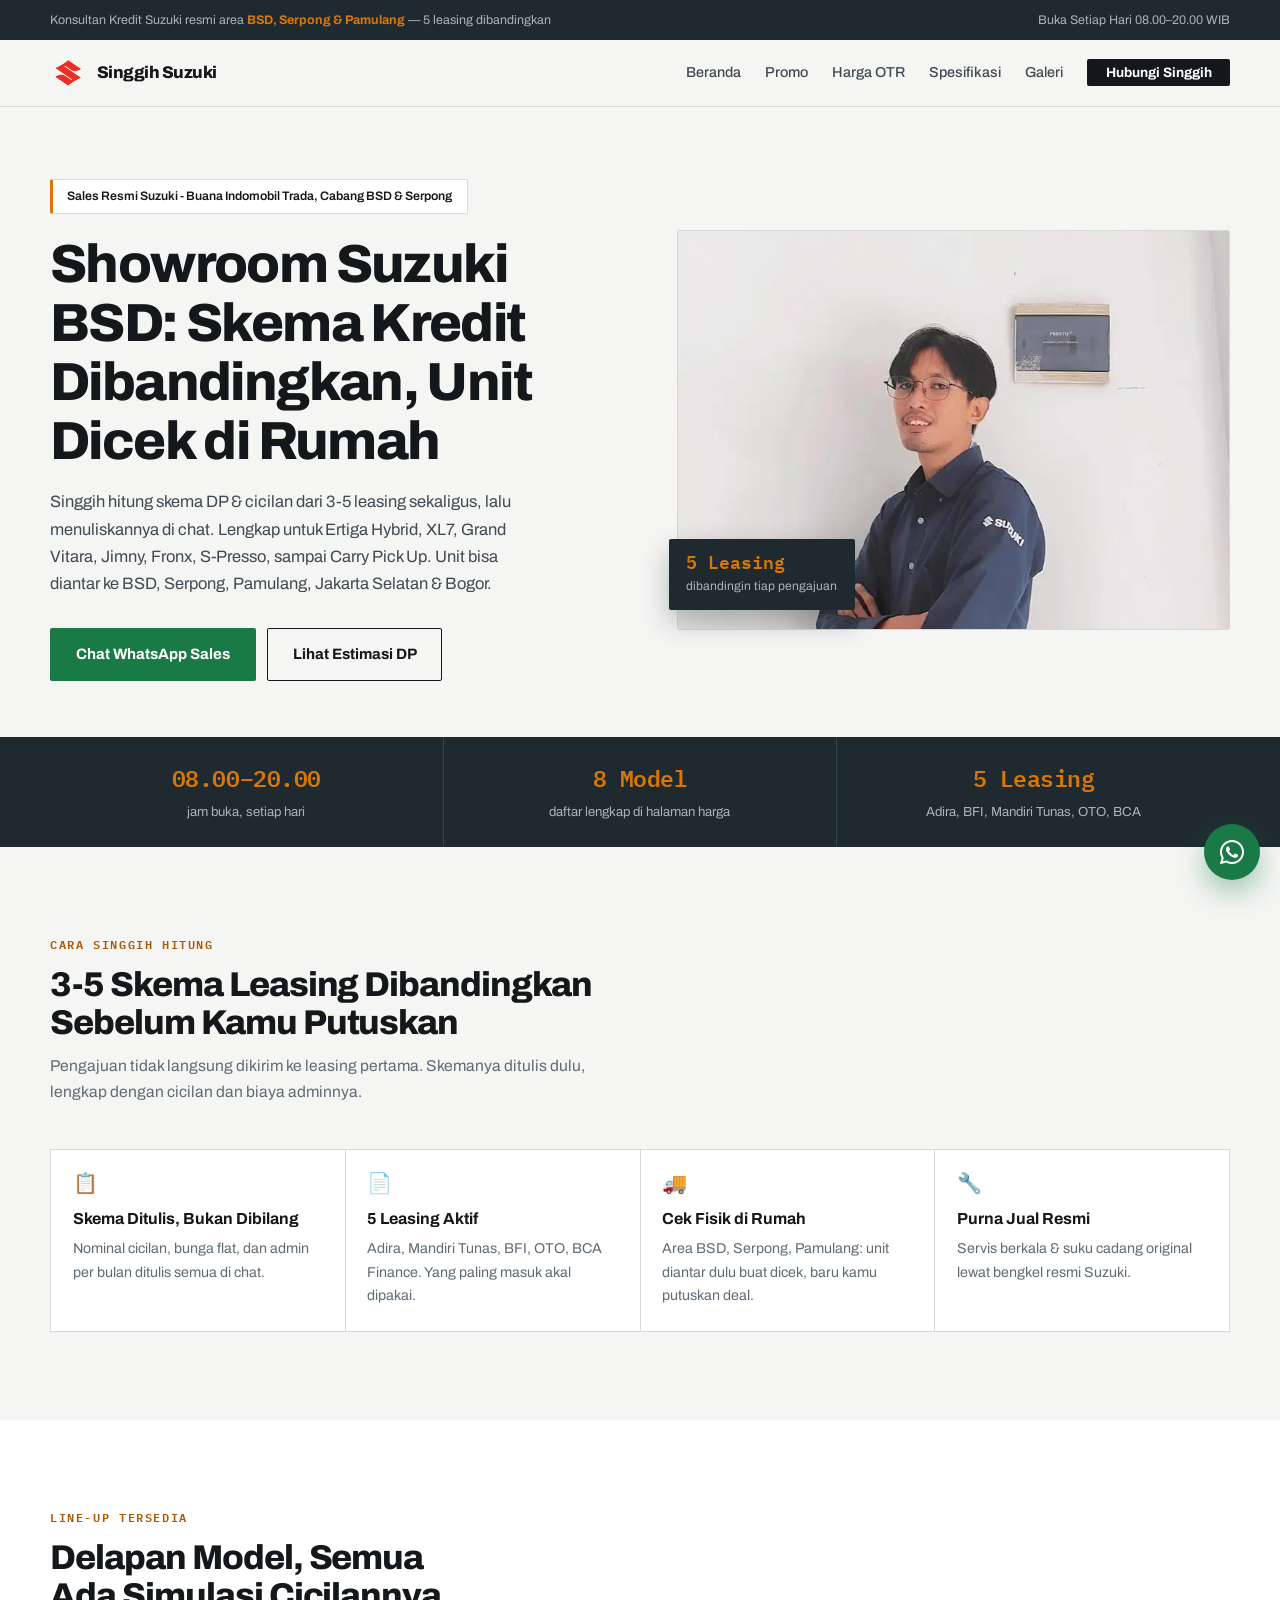
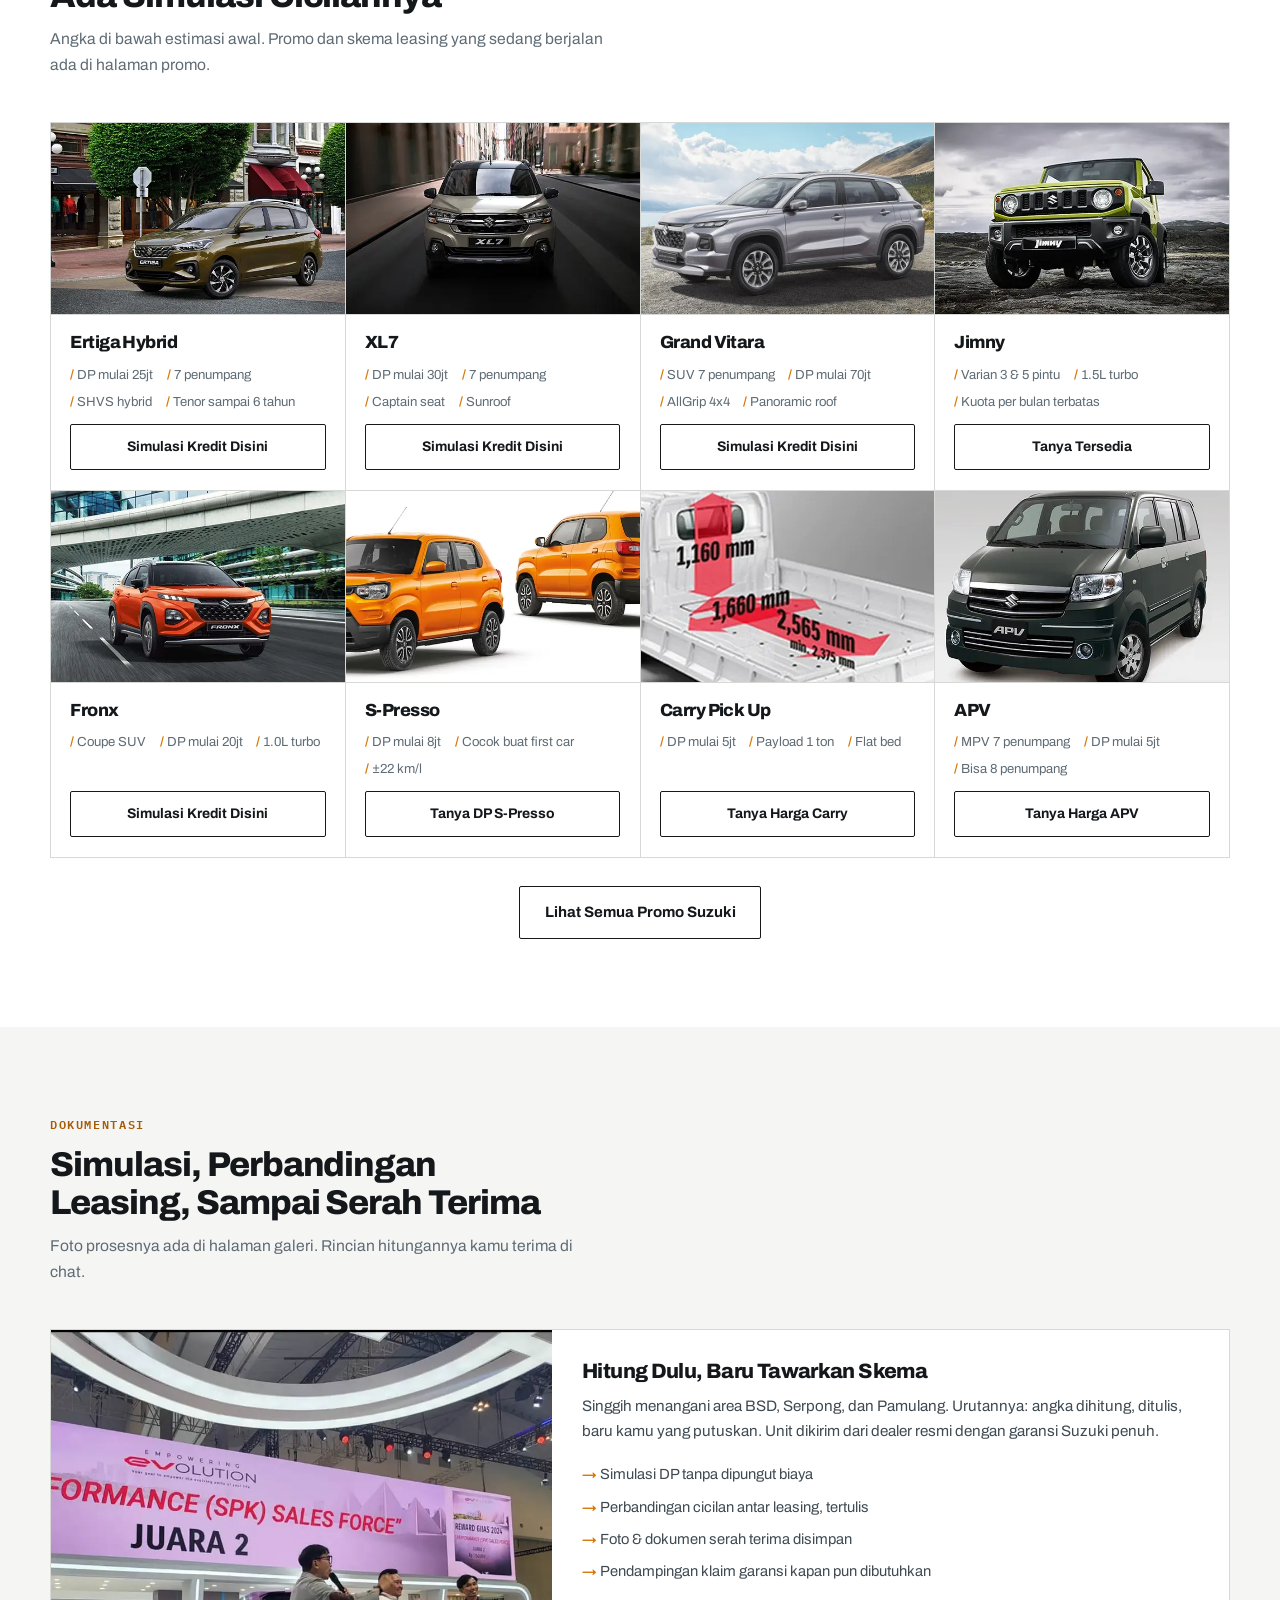
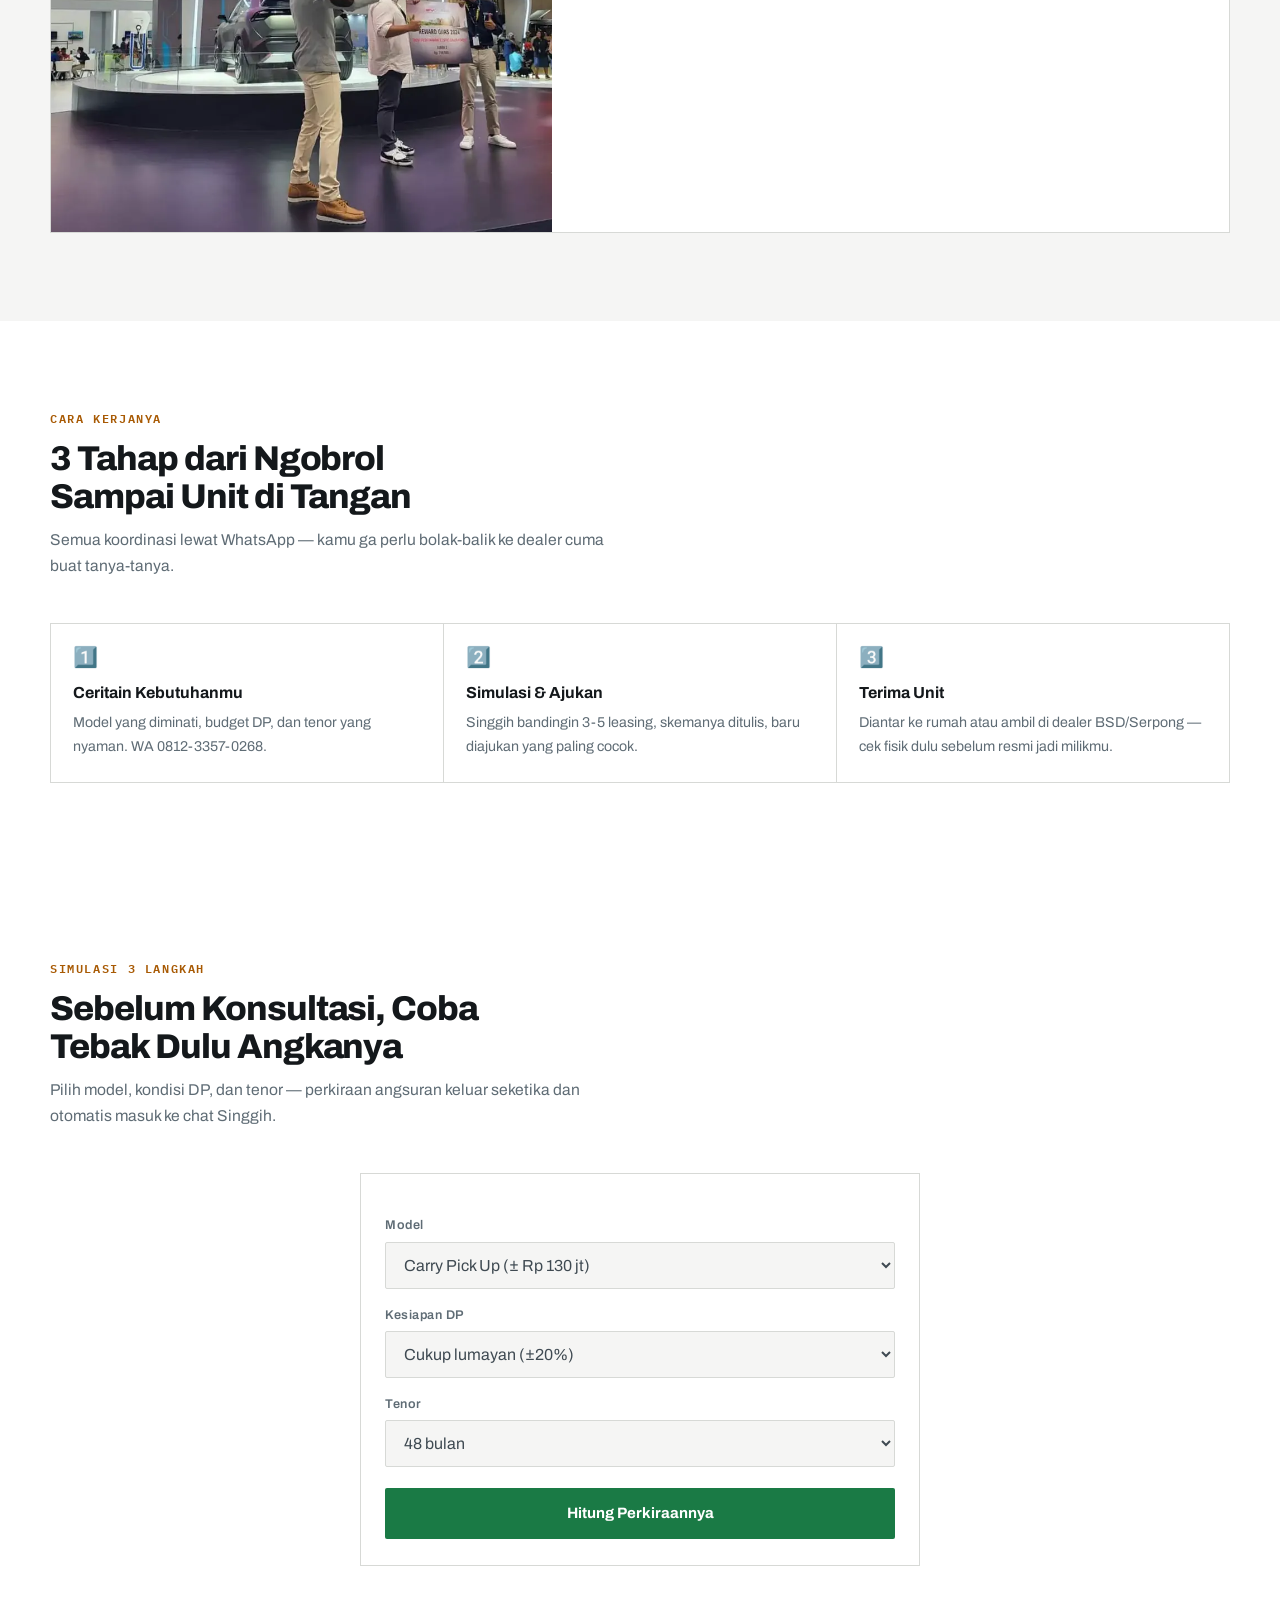
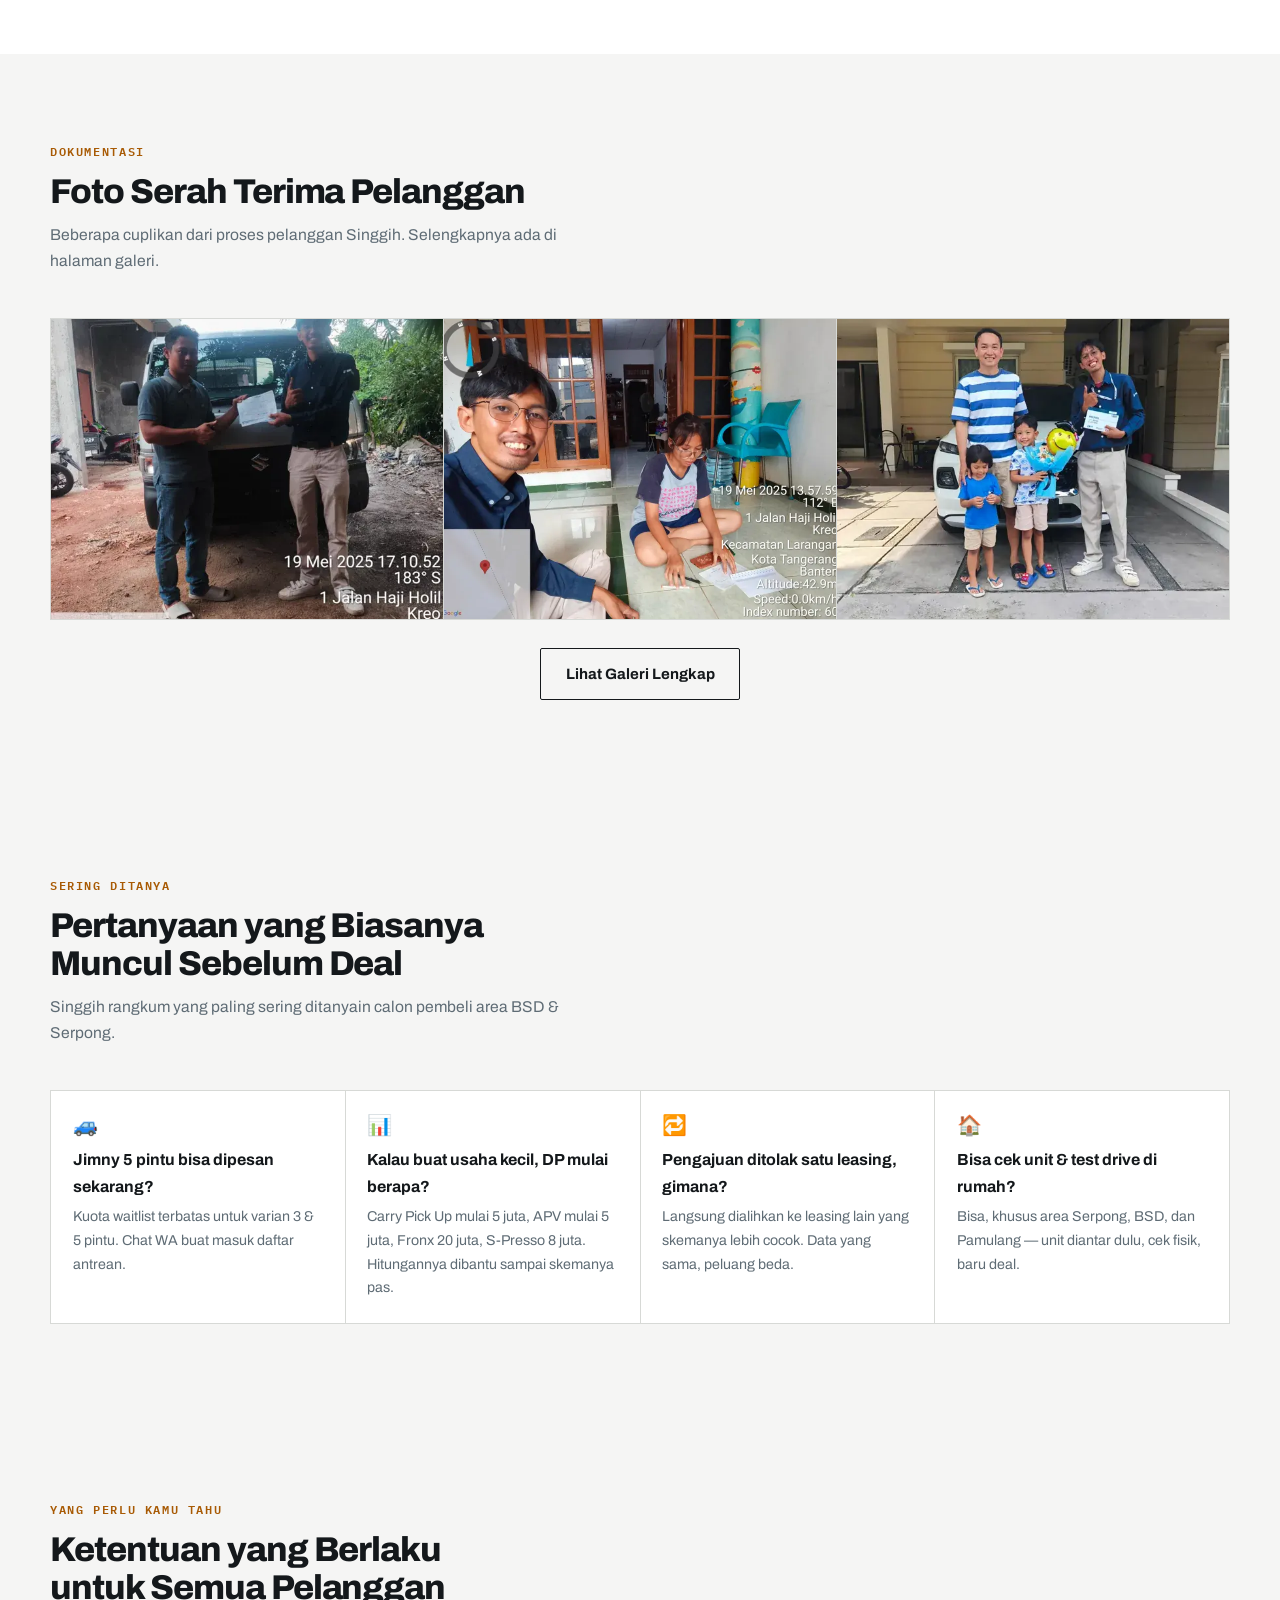
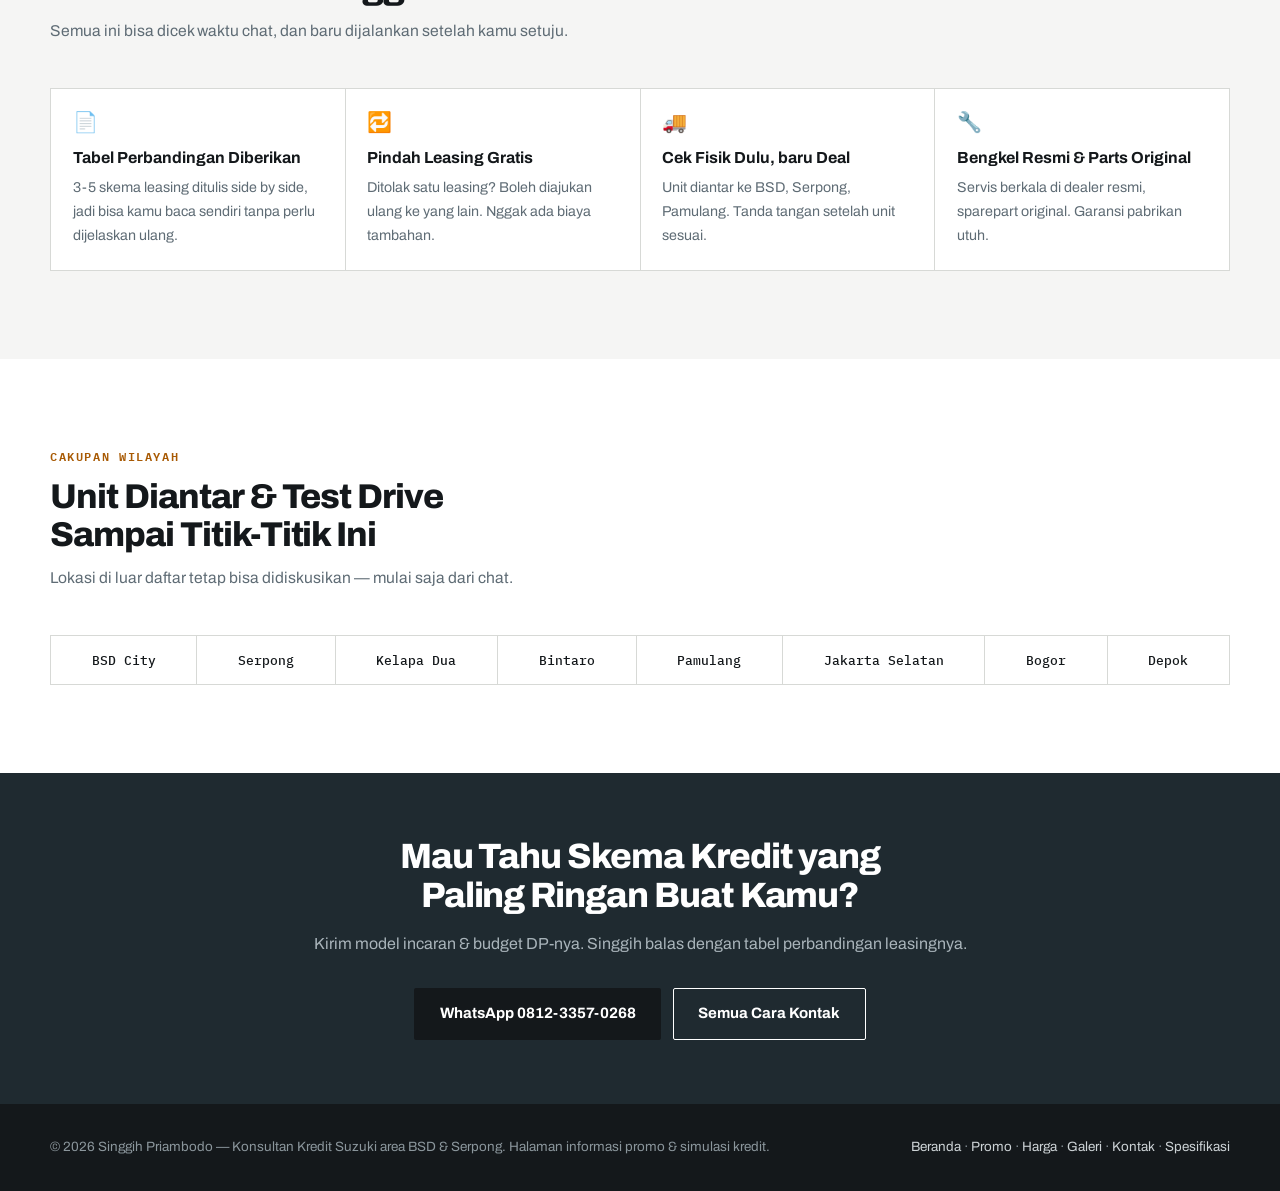
<file: index.html>
<!DOCTYPE html>
<html lang="id">
<head><!-- Google Tag Manager -->
<script>(function(w,d,s,l,i){w[l]=w[l]||[];w[l].push({'gtm.start': new Date().getTime(),event:'gtm.js'});var f=d.getElementsByTagName(s)[0],j=d.createElement(s),dl=l!='dataLayer'?'&l='+l:'';j.async=true;j.src='https://www.googletagmanager.com/gtm.js?id='+i+dl;f.parentNode.insertBefore(j,f);})(window,document,'script','dataLayer','GTM-NQ98NHSP');</script>
<!-- End Google Tag Manager -->
<!--GTM_HEAD_MARKER-->


    <meta charset="UTF-8" />
    <meta name="viewport" content="width=device-width, initial-scale=1.0, viewport-fit=cover"/>
    <meta name="theme-color" content="#08251d">
    <meta name="mobile-web-app-capable" content="yes">
    <meta name="apple-mobile-web-app-capable" content="yes">
    <meta name="apple-mobile-web-app-status-bar-style" content="default">

    <title>Showroom Suzuki BSD - unit ready, DP ringan 2026</title>
    <meta name="description" content="Stock mobil Suzuki BSD tersedia dari S-Presso sampai Jimny. Titip kredit sama Singgih Priambodo (0812-3357-0268), angka cicilan dihitung ulang di depan kamu." />

    <meta property="og:title" content="Suzuki BSD & Serpong DP Ringan Harga OTR | Singgih 0812-3357-0268" />
    <meta property="og:description" content="Cari harga Suzuki BSD & Serpong DP ringan mulai 5 jutaan. Chat Singgih 0812-3357-0268 untuk simulasi kredit gratis & cetak harga OTR area BSD & Serpong!" />
    <meta property="og:image" content="https://showroommobilsuzukigadingserpong.com/assets/img/singgih-suzukibsd.webp" />
    <meta property="og:url" content="https://showroommobilsuzukigadingserpong.com/" />
    <meta property="og:type" content="website" />
    <meta name="twitter:card" content="summary_large_image" />
    <meta name="twitter:title" content="Suzuki BSD & Serpong DP Ringan Harga OTR | Singgih 0812-3357-0268" />
    <meta name="twitter:description" content="Cari harga Suzuki BSD & Serpong DP ringan mulai 5 jutaan. Chat Singgih 0812-3357-0268 untuk simulasi kredit gratis & cetak harga OTR area BSD & Serpong!" />
    <meta name="twitter:image" content="https://showroommobilsuzukigadingserpong.com/assets/img/singgih-suzukibsd.webp" />

    <meta name="keywords" content="suzuki gading serpong, suzuki bsd, dp ringan suzuki, harga otr suzuki, promo suzuki 2026, suzuki carry pick up, suzuki jimny, suzuki fronx, suzuki ertiga hybrid, suzuki grand vitara, suzuki xl7, singgih priambodo, sales suzuki gading serpong, simulasi kredit suzuki, test drive suzuki, uang muka mobil" />

    <meta name="geo.region" content="ID-BT" />
    <meta name="geo.placename" content="BSD City, Tangerang Selatan, Banten" />
    <meta name="geo.position" content="-6.2489;106.6234" />
    <meta name="ICBM" content="-6.2489, 106.6234" />

    <link rel="canonical" href="https://showroommobilsuzukigadingserpong.com/" />
    <meta name="robots" content="index, follow" />

    <link rel="icon" href="/assets/img/favicon.png" type="image/png">
    <link rel="apple-touch-icon" href="/assets/img/favicon.png">
    <link rel="shortcut icon" href="/assets/img/favicon.png" type="image/png">
    <link rel="icon" href="/assets/img/favicon.ico">

    <link rel="preload" as="image" href="/assets/img/singgih-suzukibsd.webp" fetchpriority="high">
    <link rel="preconnect" href="https://fonts.googleapis.com">
    <link rel="preconnect" href="https://fonts.gstatic.com" crossorigin>
    <link href="https://fonts.googleapis.com/css2?family=Archivo:wght@400;500;600;700;800;900&family=IBM+Plex+Mono:wght@400;500;600&display=swap" rel="stylesheet" media="print" onload="this.media='all'">
    <noscript><link href="https://fonts.googleapis.com/css2?family=Archivo:wght@400;500;600;700;800;900&family=IBM+Plex+Mono:wght@400;500;600&display=swap" rel="stylesheet"></noscript>
    <link href='https://unpkg.com/boxicons@2.1.4/css/boxicons.min.css' rel='stylesheet' media="print" onload="this.media='all'">
    <noscript><link href='https://unpkg.com/boxicons@2.1.4/css/boxicons.min.css' rel='stylesheet'></noscript>
    <link rel="stylesheet" href="/assets/css/style.css">
    <link rel="stylesheet" href="/assets/css/app-mobile.css">
</head>
<body><!--GTM_NOSCRIPT_MARKER-->
<noscript><iframe src="https://www.googletagmanager.com/ns.html?id=GTM-NQ98NHSP"
  height="0" width="0" style="display:none;visibility:hidden"></iframe></noscript>


    <div class="sg-topbar">
        <div class="sg-wrap">
            <span>Konsultan Kredit Suzuki resmi area <b>BSD, Serpong &amp; Pamulang</b> &mdash; 5 leasing dibandingkan</span>
            <span>Buka Setiap Hari 08.00&ndash;20.00 WIB</span>
        </div>
    </div>

    <nav class="sg-nav">
        <div class="sg-wrap">
            <a href="/" class="sg-brand"><img width="30" height="30" loading="eager" src="/assets/img/logosuzuki.webp" alt="Logo Suzuki resmi" /> Singgih Suzuki</a>
            <button class="sg-burger" aria-label="Menu" onclick="document.getElementById('sgMenu').classList.toggle('sg-open')">&#9776;</button>
            <ul class="sg-menu" id="sgMenu">
                <li><a href="/">Beranda</a></li>
                <li><a href="/promo/">Promo</a></li>
                <li><a href="/harga/">Harga OTR</a></li>
                <li><a href="/spesifikasi/">Spesifikasi</a></li>
                <li><a href="/galeri/">Galeri</a></li>
                <li><a href="/kontak/" class="sg-cta" style="color: white">Hubungi Singgih</a></li>
            </ul>
        </div>
    </nav>

    <section class="sg-hero" id="beranda">
        <div class="sg-wrap">
            <div class="sg-reveal">
                <span class="sg-badge">Sales Resmi Suzuki - Buana Indomobil Trada, Cabang BSD &amp; Serpong</span>
                <h1>Showroom Suzuki BSD: Skema Kredit Dibandingkan, Unit Dicek di Rumah</h1>
                <p>Singgih hitung skema DP &amp; cicilan dari 3-5 leasing sekaligus, lalu menuliskannya di chat. Lengkap untuk Ertiga Hybrid, XL7, Grand Vitara, Jimny, Fronx, S-Presso, sampai Carry Pick Up. Unit bisa diantar ke BSD, Serpong, Pamulang, Jakarta Selatan &amp; Bogor.</p>
                <div class="sg-actions">
                    <a class="sg-btn sg-btn-wa" href="https://wa.me/6281233570268?text=hallo%20kak%20Singgih%2C%20mau%20tanya%20untuk%20unit%20suzukinya%202026" target="_blank" rel="noopener">Chat WhatsApp Sales</a>
                    <a class="sg-btn sg-btn-line" href="/harga/">Lihat Estimasi DP</a>
                </div>
            </div>
            <div class="sg-hero-media sg-reveal">
                <img width="400" height="400" loading="eager" fetchpriority="high" src="/assets/img/singgih-suzukibsd.webp" alt="Singgih Priambodo sales Suzuki BSD &amp; Serpong di dealer resmi" />
                <div class="sg-hero-tag">
                    <div><b>5 Leasing</b><small>dibandingin tiap pengajuan</small></div>
                </div>
            </div>
        </div>
    </section>

    <div class="sg-stats">
        <div class="sg-wrap">
            <div><b>08.00&ndash;20.00</b><small>jam buka, setiap hari</small></div>
            <div><b>8 Model</b><small>daftar lengkap di halaman harga</small></div>
            <div><b>5 Leasing</b><small>Adira, BFI, Mandiri Tunas, OTO, BCA</small></div>
        </div>
    </div>

    <section class="sg-sec" id="kenapa">
        <div class="sg-wrap">
            <div class="sg-sec-head sg-reveal">
                <span class="sg-eyebrow">Cara Singgih Hitung</span>
                <h2>3-5 Skema Leasing Dibandingkan Sebelum Kamu Putuskan</h2>
                <p>Pengajuan tidak langsung dikirim ke leasing pertama. Skemanya ditulis dulu, lengkap dengan cicilan dan biaya adminnya.</p>
            </div>
            <div class="sg-cards sg-reveal">
                <div class="sg-card"><i>📋</i><b>Skema Ditulis, Bukan Dibilang</b><p>Nominal cicilan, bunga flat, dan admin per bulan ditulis semua di chat.</p></div>
                <div class="sg-card"><i>📄</i><b>5 Leasing Aktif</b><p>Adira, Mandiri Tunas, BFI, OTO, BCA Finance. Yang paling masuk akal dipakai.</p></div>
                <div class="sg-card"><i>🚚</i><b>Cek Fisik di Rumah</b><p>Area BSD, Serpong, Pamulang: unit diantar dulu buat dicek, baru kamu putuskan deal.</p></div>
                <div class="sg-card"><i>🔧</i><b>Purna Jual Resmi</b><p>Servis berkala &amp; suku cadang original lewat bengkel resmi Suzuki.</p></div>
            </div>
        </div>
    </section>

    <section class="sg-sec" id="promo" style="background:#fff;">
        <div class="sg-wrap">
            <div class="sg-sec-head sg-reveal">
                <span class="sg-eyebrow">Line-up Tersedia</span>
                <h2>Delapan Model, Semua Ada Simulasi Cicilannya</h2>
                <p>Angka di bawah estimasi awal. Promo dan skema leasing yang sedang berjalan ada di halaman promo.</p>
            </div>
            <div class="sg-models sg-reveal">
                <div class="sg-model-card">
                    <img width="300" height="192" loading="lazy" src="/assets/img/singgih-ertiga-bsd.webp" alt="Suzuki Ertiga Hybrid kredit DP ringan BSD &amp; Serpong Singgih" />
                    <div class="sg-model-card-body">
                        <h3>Ertiga Hybrid</h3>
                        <ul><li>DP mulai 25jt</li><li>7 penumpang</li><li>SHVS hybrid</li><li>Tenor sampai 6 tahun</li></ul>
                        <a href="https://wa.me/6281233570268?text=hallo%20kak%20Singgih%2C%20mau%20tanya%20untuk%20unit%20Ertiga%20Hybrid%20nya" target="_blank" rel="noopener">Simulasi Kredit Disini</a>
                    </div>
                </div>
                <div class="sg-model-card">
                    <img width="300" height="192" loading="lazy" src="/assets/img/singgih-xl7-bsd.webp" alt="Suzuki XL7 kredit BSD &amp; Serpong Singgih" />
                    <div class="sg-model-card-body">
                        <h3>XL7</h3>
                        <ul><li>DP mulai 30jt</li><li>7 penumpang</li><li>Captain seat</li><li>Sunroof</li></ul>
                        <a href="https://wa.me/6281233570268?text=hallo%20kak%20Singgih%2C%20mau%20tanya%20untuk%20unit%20XL7%20nya" target="_blank" rel="noopener">Simulasi Kredit Disini</a>
                    </div>
                </div>
                <div class="sg-model-card">
                    <img width="300" height="192" loading="lazy" src="/assets/img/singgih-grand-vitara-bsd.webp" alt="Suzuki Grand Vitara kredit BSD &amp; Serpong Singgih" />
                    <div class="sg-model-card-body">
                        <h3>Grand Vitara</h3>
                        <ul><li>SUV 7 penumpang</li><li>DP mulai 70jt</li><li>AllGrip 4x4</li><li>Panoramic roof</li></ul>
                        <a href="https://wa.me/6281233570268?text=hallo%20kak%20Singgih%2C%20mau%20tanya%20untuk%20unit%20Grand%20Vitara%20nya" target="_blank" rel="noopener">Simulasi Kredit Disini</a>
                    </div>
                </div>
                <div class="sg-model-card">
                    <img width="300" height="192" loading="lazy" src="/assets/img/singgih-jimny-bsd.webp" alt="Suzuki Jimny kredit DP ringan BSD &amp; Serpong Singgih" />
                    <div class="sg-model-card-body">
                        <h3>Jimny</h3>
                        <ul><li>Varian 3 &amp; 5 pintu</li><li>1.5L turbo</li><li>Kuota per bulan terbatas</li></ul>
                        <a href="https://wa.me/6281233570268?text=hallo%20kak%20Singgih%2C%20mau%20tanya%20untuk%20unit%20Jimny%20nya" target="_blank" rel="noopener">Tanya Tersedia</a>
                    </div>
                </div>
                <div class="sg-model-card">
                    <img width="300" height="192" loading="lazy" src="/assets/img/singgih-fronx-bsd.webp" alt="Suzuki Fronx DP ringan BSD &amp; Serpong Singgih" />
                    <div class="sg-model-card-body">
                        <h3>Fronx</h3>
                        <ul><li>Coupe SUV</li><li>DP mulai 20jt</li><li>1.0L turbo</li></ul>
                        <a href="https://wa.me/6281233570268?text=hallo%20kak%20Singgih%2C%20mau%20tanya%20untuk%20unit%20Fronx%20nya" target="_blank" rel="noopener">Simulasi Kredit Disini</a>
                    </div>
                </div>
                <div class="sg-model-card">
                    <img width="300" height="192" loading="lazy" src="/assets/img/singgih-s-presso-bsd.webp" alt="Suzuki S-Presso DP ringan BSD &amp; Serpong Singgih" />
                    <div class="sg-model-card-body">
                        <h3>S-Presso</h3>
                        <ul><li>DP mulai 8jt</li><li>Cocok buat first car</li><li>±22 km/l</li></ul>
                        <a href="https://wa.me/6281233570268?text=hallo%20kak%20Singgih%2C%20mau%20tanya%20untuk%20unit%20S-Presso%20nya" target="_blank" rel="noopener">Tanya DP S-Presso</a>
                    </div>
                </div>
                <div class="sg-model-card">
                    <img width="300" height="192" loading="lazy" src="/assets/img/singgih-carry-pickup-bsd.webp" alt="Suzuki Carry Pick Up kredit UMKM BSD &amp; Serpong Singgih" />
                    <div class="sg-model-card-body">
                        <h3>Carry Pick Up</h3>
                        <ul><li>DP mulai 5jt</li><li>Payload 1 ton</li><li>Flat bed</li></ul>
                        <a href="https://wa.me/6281233570268?text=hallo%20kak%20Singgih%2C%20mau%20tanya%20untuk%20unit%20Carry%20Pick%20Up%20nya" target="_blank" rel="noopener">Tanya Harga Carry</a>
                    </div>
                </div>
                <div class="sg-model-card">
                    <img width="300" height="192" loading="lazy" src="/assets/img/singgih-apv-bsd.webp" alt="Suzuki APV MPV kredit DP ringan BSD &amp; Serpong Singgih" />
                    <div class="sg-model-card-body">
                        <h3>APV</h3>
                        <ul><li>MPV 7 penumpang</li><li>DP mulai 5jt</li><li>Bisa 8 penumpang</li></ul>
                        <a href="https://wa.me/6281233570268?text=hallo%20kak%20Singgih%2C%20mau%20tanya%20untuk%20unit%20APV%20nya" target="_blank" rel="noopener">Tanya Harga APV</a>
                    </div>
                </div>
            </div>
            <div class="sg-link-more sg-reveal">
                <a class="sg-btn sg-btn-line" href="/promo/">Lihat Semua Promo Suzuki</a>
            </div>
        </div>
    </section>

    <section class="sg-sec" id="pencapaian">
        <div class="sg-wrap">
            <div class="sg-sec-head sg-reveal">
                <span class="sg-eyebrow">Dokumentasi</span>
                <h2>Simulasi, Perbandingan Leasing, Sampai Serah Terima</h2>
                <p>Foto prosesnya ada di halaman galeri. Rincian hitungannya kamu terima di chat.</p>
            </div>
            <div class="sg-achieve sg-reveal">
                <img width="600" height="400" loading="lazy" src="/assets/img/singgih-pencapaian.webp" alt="Dokumentasi proses kredit Suzuki BSD &amp; Serpong Singgih" />
                <div>
                    <h3>Hitung Dulu, Baru Tawarkan Skema</h3>
                    <p>Singgih menangani area BSD, Serpong, dan Pamulang. Urutannya: angka dihitung, ditulis, baru kamu yang putuskan. Unit dikirim dari dealer resmi dengan garansi Suzuki penuh.</p>
                    <ul>
                        <li>Simulasi DP tanpa dipungut biaya</li>
                        <li>Perbandingan cicilan antar leasing, tertulis</li>
                        <li>Foto &amp; dokumen serah terima disimpan</li>
                        <li>Pendampingan klaim garansi kapan pun dibutuhkan</li>
                    </ul>
                </div>
            </div>
        </div>
    </section>

    <section class="sg-sec" id="alur" style="background:#fff;">
        <div class="sg-wrap">
            <div class="sg-sec-head sg-reveal">
                <span class="sg-eyebrow">Cara Kerjanya</span>
                <h2>3 Tahap dari Ngobrol Sampai Unit di Tangan</h2>
                <p>Semua koordinasi lewat WhatsApp — kamu ga perlu bolak-balik ke dealer cuma buat tanya-tanya.</p>
            </div>
            <div class="sg-cards sg-reveal">
                <div class="sg-card"><i>1️⃣</i><b>Ceritain Kebutuhanmu</b><p>Model yang diminati, budget DP, dan tenor yang nyaman. WA 0812-3357-0268.</p></div>
                <div class="sg-card"><i>2️⃣</i><b>Simulasi &amp; Ajukan</b><p>Singgih bandingin 3-5 leasing, skemanya ditulis, baru diajukan yang paling cocok.</p></div>
                <div class="sg-card"><i>3️⃣</i><b>Terima Unit</b><p>Diantar ke rumah atau ambil di dealer BSD/Serpong — cek fisik dulu sebelum resmi jadi milikmu.</p></div>
            </div>
        </div>
    </section>

    <section class="sg-sec" id="quiz" style="background:#fff;">
        <div class="sg-wrap">
            <div class="sg-sec-head sg-reveal">
                <span class="sg-eyebrow">Simulasi 3 Langkah</span>
                <h2>Sebelum Konsultasi, Coba Tebak Dulu Angkanya</h2>
                <p>Pilih model, kondisi DP, dan tenor — perkiraan angsuran keluar seketika dan otomatis masuk ke chat Singgih.</p>
            </div>
            <div class="sg-quiz sg-reveal">
                <label for="sgqModel">Model</label>
                <select id="sgqModel">
                    <option value="130000000|Carry Pick Up">Carry Pick Up (± Rp 130 jt)</option>
                    <option value="150000000|S-Presso">S-Presso (± Rp 150 jt)</option>
                    <option value="160000000|APV">APV (± Rp 160 jt)</option>
                    <option value="230000000|Ertiga Hybrid">Ertiga Hybrid (± Rp 230 jt)</option>
                    <option value="240000000|Fronx">Fronx (± Rp 240 jt)</option>
                    <option value="250000000|XL7">XL7 (± Rp 250 jt)</option>
                    <option value="350000000|Grand Vitara">Grand Vitara (± Rp 350 jt)</option>
                    <option value="400000000|Jimny">Jimny (± Rp 400 jt)</option>
                </select>
                <label for="sgqDp">Kesiapan DP</label>
                <select id="sgqDp">
                    <option value="0.1">Baru siap yang minimum (±10%)</option>
                    <option value="0.2" selected>Cukup lumayan (±20%)</option>
                    <option value="0.3">Aman banget (±30%)</option>
                </select>
                <label for="sgqTenor">Tenor</label>
                <select id="sgqTenor">
                    <option>24 bulan</option>
                    <option selected>48 bulan</option>
                    <option>60 bulan</option>
                    <option>72 bulan</option>
                </select>
                <button type="button" class="sg-btn sg-btn-wa" onclick="kuisSinggih()">Hitung Perkiraannya</button>
                <div class="sg-quiz-out" id="sgqOut"></div>
            </div>
        </div>
    </section>

    <section class="sg-sec" id="bukti">
        <div class="sg-wrap">
            <div class="sg-sec-head sg-reveal">
                <span class="sg-eyebrow">Dokumentasi</span>
                <h2>Foto Serah Terima Pelanggan</h2>
                <p>Beberapa cuplikan dari proses pelanggan Singgih. Selengkapnya ada di halaman galeri.</p>
            </div>
            <div class="sg-proof sg-reveal">
                <img width="400" height="300" loading="lazy" src="/assets/img/singgih-bukti1.webp" alt="Dokumentasi serah terima Suzuki BSD &amp; Serpong Singgih 1" />
                <img width="400" height="300" loading="lazy" src="/assets/img/singgih-bukti2.webp" alt="Dokumentasi serah terima Suzuki BSD &amp; Serpong Singgih 2" />
                <img width="400" height="300" loading="lazy" src="/assets/img/singgih-bukti3.webp" alt="Dokumentasi serah terima Suzuki BSD &amp; Serpong Singgih 3" />
            </div>
            <div class="sg-link-more sg-reveal">
                <a class="sg-btn sg-btn-line" href="/galeri/">Lihat Galeri Lengkap</a>
            </div>
        </div>
    </section>

    <section class="sg-sec" id="faq">
        <div class="sg-wrap">
            <div class="sg-sec-head sg-reveal">
                <span class="sg-eyebrow">Sering Ditanya</span>
                <h2>Pertanyaan yang Biasanya Muncul Sebelum Deal</h2>
                <p>Singgih rangkum yang paling sering ditanyain calon pembeli area BSD &amp; Serpong.</p>
            </div>
            <div class="sg-cards sg-reveal">
                <div class="sg-card"><i>🚙</i><b>Jimny 5 pintu bisa dipesan sekarang?</b><p>Kuota waitlist terbatas untuk varian 3 &amp; 5 pintu. Chat WA buat masuk daftar antrean.</p></div>
                <div class="sg-card"><i>📊</i><b>Kalau buat usaha kecil, DP mulai berapa?</b><p>Carry Pick Up mulai 5 juta, APV mulai 5 juta, Fronx 20 juta, S-Presso 8 juta. Hitungannya dibantu sampai skemanya pas.</p></div>
                <div class="sg-card"><i>🔁</i><b>Pengajuan ditolak satu leasing, gimana?</b><p>Langsung dialihkan ke leasing lain yang skemanya lebih cocok. Data yang sama, peluang beda.</p></div>
                <div class="sg-card"><i>🏠</i><b>Bisa cek unit &amp; test drive di rumah?</b><p>Bisa, khusus area Serpong, BSD, dan Pamulang — unit diantar dulu, cek fisik, baru deal.</p></div>
            </div>
        </div>
    </section>

    <section class="sg-sec" id="testimoni">
        <div class="sg-wrap">
            <div class="sg-sec-head sg-reveal">
                <span class="sg-eyebrow">Yang Perlu Kamu Tahu</span>
                <h2>Ketentuan yang Berlaku untuk Semua Pelanggan</h2>
                <p>Semua ini bisa dicek waktu chat, dan baru dijalankan setelah kamu setuju.</p>
            </div>
            <div class="sg-cards sg-reveal">
                <div class="sg-card"><i>📄</i><b>Tabel Perbandingan Diberikan</b><p>3-5 skema leasing ditulis side by side, jadi bisa kamu baca sendiri tanpa perlu dijelaskan ulang.</p></div>
                <div class="sg-card"><i>🔁</i><b>Pindah Leasing Gratis</b><p>Ditolak satu leasing? Boleh diajukan ulang ke yang lain. Nggak ada biaya tambahan.</p></div>
                <div class="sg-card"><i>🚚</i><b>Cek Fisik Dulu, baru Deal</b><p>Unit diantar ke BSD, Serpong, Pamulang. Tanda tangan setelah unit sesuai.</p></div>
                <div class="sg-card"><i>🔧</i><b>Bengkel Resmi &amp; Parts Original</b><p>Servis berkala di dealer resmi, sparepart original. Garansi pabrikan utuh.</p></div>
            </div>
        </div>
    </section>

    <section class="sg-sec" id="area" style="background:#fff;">
        <div class="sg-wrap">
            <div class="sg-sec-head sg-reveal">
                <span class="sg-eyebrow">Cakupan Wilayah</span>
                <h2>Unit Diantar &amp; Test Drive Sampai Titik-Titik Ini</h2>
                <p>Lokasi di luar daftar tetap bisa didiskusikan — mulai saja dari chat.</p>
            </div>
            <div class="sg-chips sg-reveal">
                <span>BSD City</span><span>Serpong</span><span>Kelapa Dua</span><span>Bintaro</span><span>Pamulang</span><span>Jakarta Selatan</span><span>Bogor</span><span>Depok</span>
            </div>
        </div>
    </section>

    <section class="sg-contact" id="kontak">
        <div class="sg-wrap">
            <h2 class="sg-reveal">Mau Tahu Skema Kredit yang Paling Ringan Buat Kamu?</h2>
            <p class="sg-reveal">Kirim model incaran &amp; budget DP-nya. Singgih balas dengan tabel perbandingan leasingnya.</p>
            <div class="sg-contact-links sg-reveal">
                <a class="sg-btn sg-btn-light" href="https://wa.me/6281233570268?text=hallo%20kak%20Singgih%2C%20mau%20tanya%20untuk%20unit%20suzukinya" target="_blank" rel="noopener">WhatsApp 0812-3357-0268</a>
                <a class="sg-btn sg-btn-line" href="/kontak/" style="border-color:#fff;color:#fff;">Semua Cara Kontak</a>
            </div>
        </div>
    </section>

    <footer class="sg-foot">
        <div class="sg-wrap">
            <div>&copy; 2026 Singgih Priambodo &mdash; Konsultan Kredit Suzuki area BSD &amp; Serpong. Halaman informasi promo &amp; simulasi kredit.</div>
            <div><a href="/">Beranda</a> &middot; <a href="/promo/">Promo</a> &middot; <a href="/harga/">Harga</a> &middot; <a href="/galeri/">Galeri</a> &middot; <a href="/kontak/">Kontak</a> &middot; <a href="/spesifikasi/">Spesifikasi</a></div>
        </div>
    </footer>

    <a class="sg-wa-float" href="https://wa.me/6281233570268?text=hallo%20kak%20Singgih%2C%20mau%20tanya%20untuk%20unit%20suzukinya" target="_blank" rel="noopener" aria-label="Chat WhatsApp Singgih">
        <i class="bx bxl-whatsapp"></i>
    </a>

        <script type="application/ld+json">
    {
        "@context": "https://schema.org",
        "@type": "BreadcrumbList",
        "itemListElement": [
            { "@type": "ListItem", "position": 1, "name": "Beranda", "item": "https://showroommobilsuzukigadingserpong.com/" }
        ]
    }
    </script>
<script type="application/ld+json">
    {
        "@context": "https://schema.org",
        "@type": "AutoDealer",
        "name": "Sales Suzuki BSD & Serpong - Singgih Priambodo",
        "image": "https://showroommobilsuzukigadingserpong.com/assets/img/singgih-suzukibsd.webp",
        "url": "https://showroommobilsuzukigadingserpong.com/",
        "telephone": "+6281233570268",
        "priceRange": "Rp 130.000.000 - Rp 500.000.000",
        "address": {
            "@type": "PostalAddress",
            "streetAddress": "Jl. Boulevard Kavling CBD No. 25-26, Kelapa Dua Raya",
            "addressLocality": "Tangerang",
            "addressRegion": "Banten",
            "postalCode": "15157",
            "addressCountry": "ID"
        },
        "geo": {
            "@type": "GeoCoordinates",
            "latitude": -6.2489,
            "longitude": 106.6234
        },
        "openingHours": "Mo-Su 08:00-20:00",
        "openingHoursSpecification": {
            "@type": "OpeningHoursSpecification",
            "dayOfWeek": ["Monday","Tuesday","Wednesday","Thursday","Friday","Saturday","Sunday"],
            "opens": "08:00",
            "closes": "20:00"
        },
        "areaServed": [
            { "@type": "City", "name": "Serpong" },
            { "@type": "City", "name": "BSD City" },
            { "@type": "City", "name": "Kelapa Dua" },
            { "@type": "City", "name": "Bintaro" },
            { "@type": "City", "name": "Jakarta Selatan" },
            { "@type": "City", "name": "Bogor" }
        ]
    }
    </script>
    <script type="application/ld+json">
    {
        "@context": "https://schema.org",
        "@type": "FAQPage",
        "mainEntity": [
            {
                "@type": "Question",
                "name": "Jimny 5 pintu mau order?",
                "acceptedAnswer": {
                    "@type": "Answer",
                    "text": "Varian 3 & 5 pintu masih waitlist dengan kuota terbatas. Chat WA untuk antrean & estimasi unit khusus."
                }
            },
            {
                "@type": "Question",
                "name": "DP paling pas buat usaha kecil?",
                "acceptedAnswer": {
                    "@type": "Answer",
                    "text": "Carry Pick Up mulai 5 juta, APV mulai 5 juta, S-Presso 8 juta, Fronx 20 juta. Skema kredit dibantu hitung sampai pas."
                }
            },
            {
                "@type": "Question",
                "name": "Kredit ditolak satu leasing?",
                "acceptedAnswer": {
                    "@type": "Answer",
                    "text": "Boleh. Pengajuan dialihkan ke leasing lain yang skemanya cocok, tanpa biaya tambahan. Leasing aktif: Adira, Mandiri Tunas, BFI, OTO, BCA Finance."
                }
            },
            {
                "@type": "Question",
                "name": "Test drive & serah terima di rumah?",
                "acceptedAnswer": {
                    "@type": "Answer",
                    "text": "Bisa, area Serpong, BSD & Tangerang: unit diantar, cek fisik dulu, baru deal."
                }
            }
        ]
    }
    </script>

    <script>
        function kuisSinggih() {
            var pecah = document.getElementById('sgqModel').value.split('|');
            var otr = parseInt(pecah[0], 10);
            var model = pecah[1];
            var dp = Math.round(otr * parseFloat(document.getElementById('sgqDp').value));
            var tenor = parseInt(document.getElementById('sgqTenor').value, 10);
            var pokok = otr - dp;
            var perkiraan = Math.round(pokok / tenor + pokok * 0.05 / 12);
            function rp(n) { return 'Rp ' + n.toLocaleString('id-ID'); }
            document.getElementById('sgqOut').innerHTML =
                '<b>' + model + '</b>: DP <b>' + rp(dp) + '</b> dengan angsuran <b>' + rp(perkiraan) + '</b>/bulan selama ' + tenor + ' bulan.<br><small>Estimasi bunga flat 5%. Singgih bandingkan antar leasing dulu sebelum angka ini dikunci.</small>';
            var teks = 'Halo kak Singgih, aku coba simulasi 3 langkah di website.\nModel: ' + model + '\nDP: ' + rp(dp) + '\nTenor: ' + tenor + ' bulan\nPerkiraan keluar ' + rp(perkiraan) + '/bulan. Boleh dibandingkan skemanya antar leasing?';
            window.open('https://wa.me/6281233570268?text=' + encodeURIComponent(teks), '_blank');
        }
    </script>

    <script src="/assets/js/main.js" defer></script>
<nav class="sg-appbar" aria-label="Menu cepat">
    <a href="/"><i class="bx bxs-home"></i><span>Utama</span></a>
    <a href="/spesifikasi/"><i class="bx bx-car"></i><span>Model</span></a>
    <a class="sg-wa" href="https://wa.me/6281233570268?text=hallo%20kak%20Singgih%2C%20mau%20tanya%20untuk%20unit%20suzukinya" target="_blank" rel="noopener"><i class="bx bxl-whatsapp"></i><span>Singgih</span></a>
    <a href="/harga/"><i class="bx bx-purchase-tag-alt"></i><span>Harga</span></a>
    <a href="/galeri/"><i class="bx bxs-photo-album"></i><span>Bukti</span></a>
</nav>
<script>(function(){var p=location.pathname;document.querySelectorAll('.sg-appbar a').forEach(function(a){if(a.pathname===p)a.classList.add('sg-on')});})();</script><!--TRACK_JS_MARKER-->
<script src="/assets/js/track.js" defer></script>
</body>
</html>
</file>
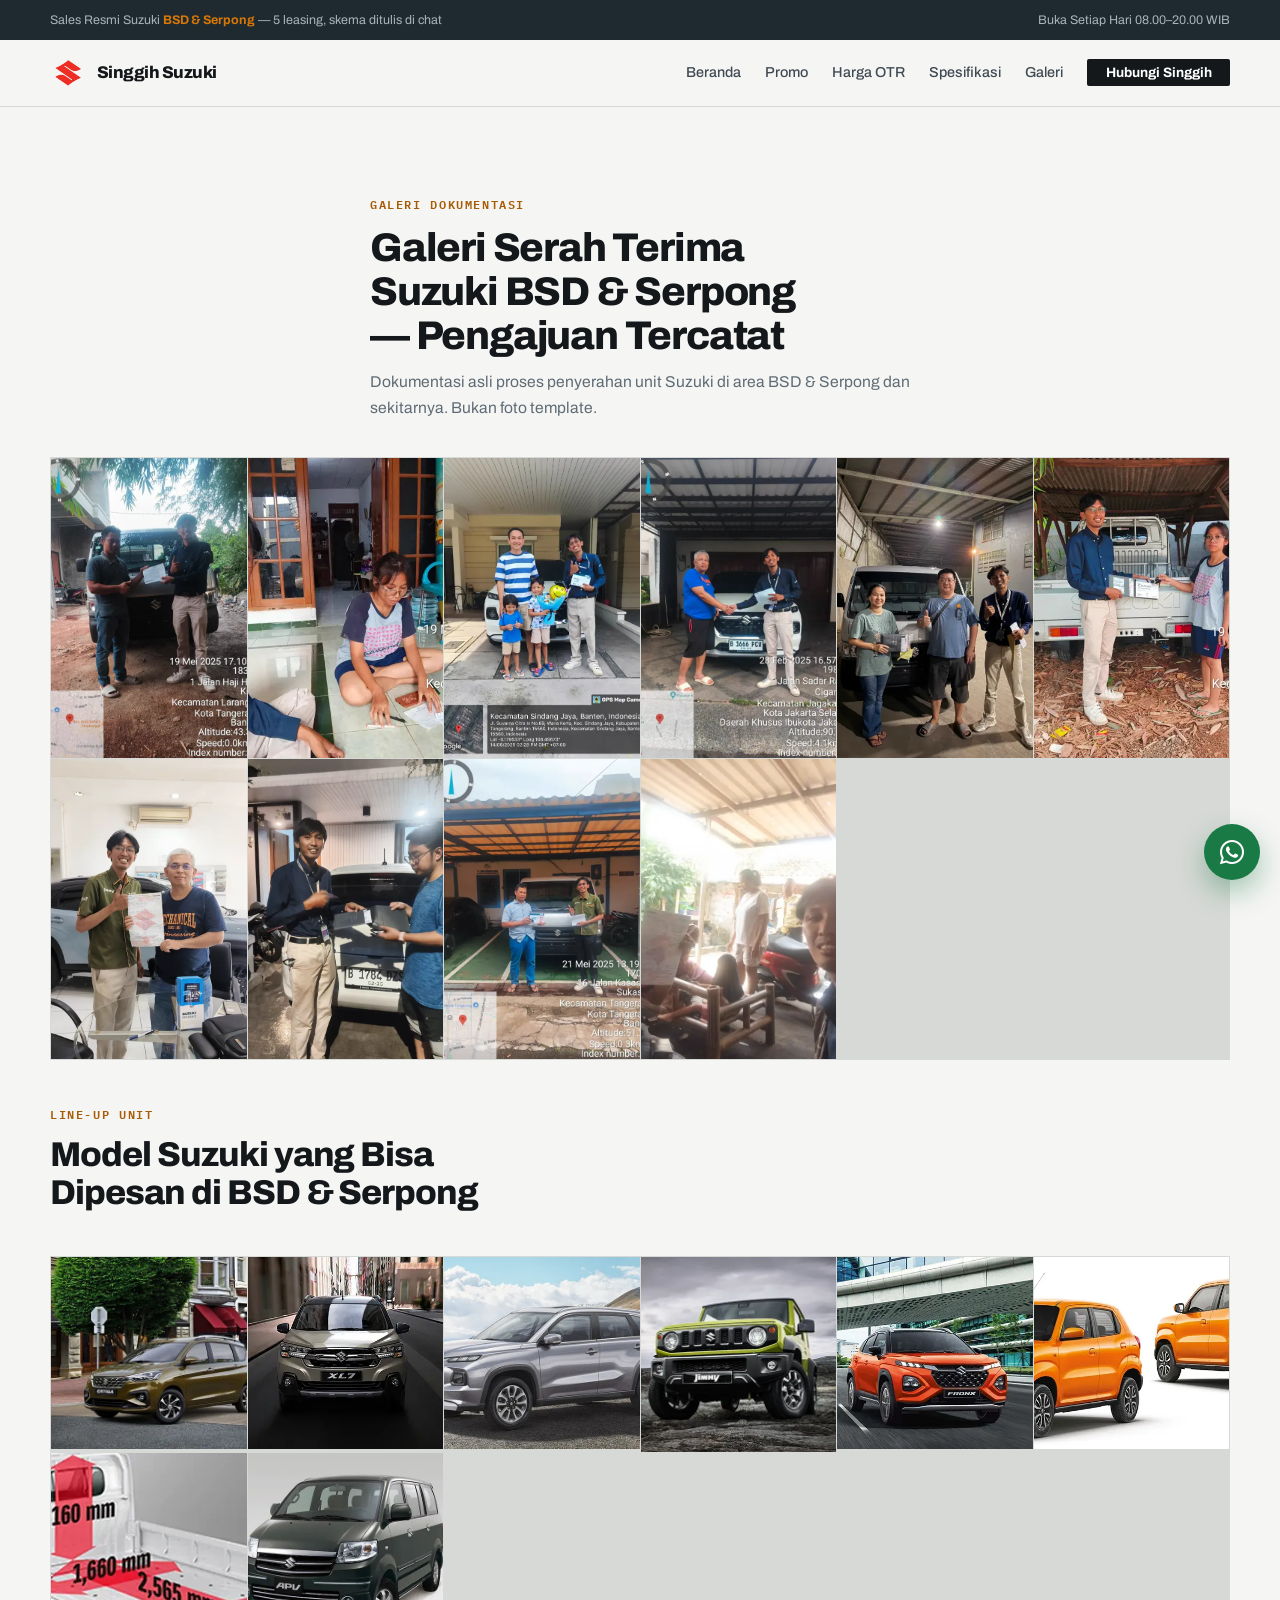
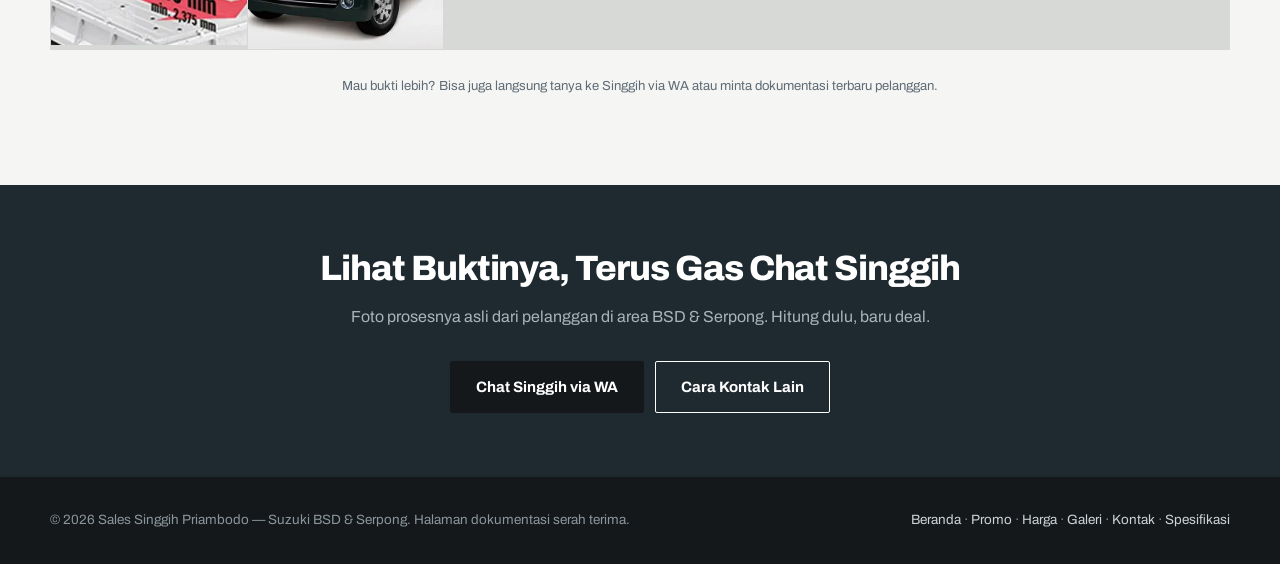
<file: galeri/index.html>
<!DOCTYPE html>
<html lang="id">
<head><!-- Google Tag Manager -->
<script>(function(w,d,s,l,i){w[l]=w[l]||[];w[l].push({'gtm.start': new Date().getTime(),event:'gtm.js'});var f=d.getElementsByTagName(s)[0],j=d.createElement(s),dl=l!='dataLayer'?'&l='+l:'';j.async=true;j.src='https://www.googletagmanager.com/gtm.js?id='+i+dl;f.parentNode.insertBefore(j,f);})(window,document,'script','dataLayer','GTM-NQ98NHSP');</script>
<!-- End Google Tag Manager -->
<!--GTM_HEAD_MARKER-->


    <meta charset="UTF-8" />
    <meta name="viewport" content="width=device-width, initial-scale=1.0, viewport-fit=cover"/>
    <meta name="theme-color" content="#08251d">
    <meta name="mobile-web-app-capable" content="yes">
    <meta name="apple-mobile-web-app-capable" content="yes">
    <meta name="apple-mobile-web-app-status-bar-style" content="default">

    <title>Galeri Serah Terima Suzuki BSD &amp; Serpong | Singgih</title>
    <meta name="description" content="Galeri serah terima Suzuki BSD &amp; Serpong oleh salesman terpercaya Singgih Priambodo. Bukti kredit nyata area BSD &amp; Serpong. WA 0812-3357-0268." />

    <meta property="og:title" content="Galeri Serah Terima Suzuki BSD &amp; Serpong - Singgih" />
    <meta property="og:description" content="Dokumentasi asli serah terima unit Suzuki BSD &amp; Serpong. Bukti nyata bareng Singgih Priambodo." />
    <meta property="og:image" content="https://showroommobilsuzukigadingserpong.com/assets/img/singgih-bukti1.webp" />
    <meta property="og:url" content="https://showroommobilsuzukigadingserpong.com/galeri/" />
    <meta property="og:type" content="website" />
    <meta name="twitter:card" content="summary_large_image" />
    <meta name="twitter:title" content="Galeri Serah Terima Suzuki BSD &amp; Serpong - Singgih" />
    <meta name="twitter:description" content="Dokumentasi asli serah terima unit Suzuki BSD &amp; Serpong. Bukti nyata bareng Singgih Priambodo." />
    <meta name="twitter:image" content="https://showroommobilsuzukigadingserpong.com/assets/img/singgih-bukti1.webp" />

    <meta name="keywords" content="suzuki gading serpong, galeri suzuki gading serpong, serah terima suzuki gading serpong, suzuki jimny, suzuki xl7, suzuki fronx" />

    <meta name="geo.region" content="ID-BT" />
    <meta name="geo.placename" content="BSD City, Tangerang Selatan, Banten" />
    <meta name="geo.position" content="-6.2489;106.6234" />
    <meta name="ICBM" content="-6.2489, 106.6234" />

    <link rel="canonical" href="https://showroommobilsuzukigadingserpong.com/galeri/" />
    <meta name="robots" content="index, follow" />

    <link rel="icon" href="/assets/img/favicon.png" type="image/png">
    <link rel="apple-touch-icon" href="/assets/img/favicon.png">
    <link rel="shortcut icon" href="/assets/img/favicon.png" type="image/png">
    <link rel="icon" href="/assets/img/favicon.ico">

    <link rel="preconnect" href="https://fonts.googleapis.com">
    <link rel="preconnect" href="https://fonts.gstatic.com" crossorigin>
    <link href="https://fonts.googleapis.com/css2?family=Archivo:wght@400;500;600;700;800;900&family=IBM+Plex+Mono:wght@400;500;600&display=swap" rel="stylesheet" media="print" onload="this.media='all'">
    <noscript><link href="https://fonts.googleapis.com/css2?family=Archivo:wght@400;500;600;700;800;900&family=IBM+Plex+Mono:wght@400;500;600&display=swap" rel="stylesheet"></noscript>
    <link href="https://fonts.googleapis.com/css2?family=Outfit:wght@400;500;600;700;800&display=swap" rel="stylesheet">
    <link href='https://unpkg.com/boxicons@2.1.4/css/boxicons.min.css' rel='stylesheet'>
    <link rel="stylesheet" href="/assets/css/style.css">
    <link rel="stylesheet" href="/assets/css/app-mobile.css">
</head>
<body><!--GTM_NOSCRIPT_MARKER-->
<noscript><iframe src="https://www.googletagmanager.com/ns.html?id=GTM-NQ98NHSP"
  height="0" width="0" style="display:none;visibility:hidden"></iframe></noscript>


    <div class="sg-topbar">
        <div class="sg-wrap">
            <span>Sales Resmi Suzuki <b>BSD &amp; Serpong</b> &mdash; 5 leasing, skema ditulis di chat</span>
            <span>Buka Setiap Hari 08.00&ndash;20.00 WIB</span>
        </div>
    </div>

    <nav class="sg-nav">
        <div class="sg-wrap">
            <a href="/" class="sg-brand"><img width="30" height="30" loading="eager" src="/assets/img/logosuzuki.webp" alt="Logo Suzuki resmi" /> Singgih Suzuki</a>
            <button class="sg-burger" aria-label="Menu" onclick="document.getElementById('sgMenu').classList.toggle('sg-open')">&#9776;</button>
            <ul class="sg-menu" id="sgMenu">
                <li><a href="/">Beranda</a></li>
                <li><a href="/promo/">Promo</a></li>
                <li><a href="/harga/">Harga OTR</a></li>
                <li><a href="/spesifikasi/">Spesifikasi</a></li>
                <li><a href="/galeri/" aria-current="page">Galeri</a></li>
                <li><a href="/kontak/" class="sg-cta" style="color: white">Hubungi Singgih</a></li>
            </ul>
        </div>
    </nav>

    <section class="sg-sec">
        <div class="sg-wrap">
            <div class="sg-page-head sg-reveal">
                <span class="sg-eyebrow">Galeri Dokumentasi</span>
                <h1>Galeri Serah Terima Suzuki BSD &amp; Serpong — Pengajuan Tercatat</h1>
                <p>Dokumentasi asli proses penyerahan unit Suzuki di area BSD &amp; Serpong dan sekitarnya. Bukan foto template.</p>
            </div>

            <div class="sg-proof sg-reveal">
                <img width="400" height="300" loading="lazy" src="/assets/img/singgih-bukti1.webp" alt="Dokumentasi serah terima unit Suzuki BSD &amp; Serpong 1" />
                <img width="400" height="300" loading="lazy" src="/assets/img/singgih-bukti2.webp" alt="Dokumentasi serah terima unit Suzuki BSD &amp; Serpong 2" />
                <img width="400" height="300" loading="lazy" src="/assets/img/singgih-bukti3.webp" alt="Dokumentasi serah terima unit Suzuki BSD &amp; Serpong 3" />
                <img width="400" height="300" loading="lazy" src="/assets/img/singgih-bukti4.webp" alt="Dokumentasi serah terima unit Suzuki BSD &amp; Serpong 4" />
                <img width="400" height="300" loading="lazy" src="/assets/img/singgih-bukti5.webp" alt="Dokumentasi serah terima unit Suzuki BSD &amp; Serpong 5" />
                <img width="400" height="300" loading="lazy" src="/assets/img/singgih-bukti6.webp" alt="Dokumentasi serah terima unit Suzuki BSD &amp; Serpong 6" />
                <img width="400" height="300" loading="lazy" src="/assets/img/singgih-bukti7.webp" alt="Dokumentasi serah terima unit Suzuki BSD &amp; Serpong 7" />
                <img width="400" height="300" loading="lazy" src="/assets/img/singgih-bukti8.webp" alt="Dokumentasi serah terima unit Suzuki BSD &amp; Serpong 8" />
                <img width="400" height="300" loading="lazy" src="/assets/img/singgih-bukti9.webp" alt="Dokumentasi serah terima unit Suzuki BSD &amp; Serpong 9" />
                <img width="400" height="300" loading="lazy" src="/assets/img/singgih-bukti10.webp" alt="Dokumentasi serah terima unit Suzuki BSD &amp; Serpong 10" />
            </div>

            <div class="sg-sec-head sg-reveal" style="margin-top:2.8rem;">
                <span class="sg-eyebrow">Line-up Unit</span>
                <h2>Model Suzuki yang Bisa Dipesan di BSD &amp; Serpong</h2>
            </div>
            <div class="sg-proof sg-reveal">
                <img width="300" height="192" loading="lazy" src="/assets/img/singgih-ertiga-bsd.webp" alt="Suzuki Ertiga Hybrid kredit BSD &amp; Serpong Singgih" />
                <img width="300" height="192" loading="lazy" src="/assets/img/singgih-xl7-bsd.webp" alt="Suzuki XL7 kredit DP ringan BSD &amp; Serpong Singgih" />
                <img width="300" height="192" loading="lazy" src="/assets/img/singgih-grand-vitara-bsd.webp" alt="Suzuki Grand Vitara kredit DP ringan BSD &amp; Serpong Singgih" />
                <img loading="lazy" src="/assets/img/singgih-jimny-bsd.webp" alt="Suzuki Jimny kredit DP ringan BSD &amp; Serpong Singgih" />
                <img width="300" height="192" loading="lazy" src="/assets/img/singgih-fronx-bsd.webp" alt="Suzuki Fronx kredit DP ringan BSD &amp; Serpong Singgih" />
                <img width="300" height="192" loading="lazy" src="/assets/img/singgih-s-presso-bsd.webp" alt="Suzuki S-Presso kredit DP ringan BSD &amp; Serpong Singgih" />
                <img width="300" height="192" loading="lazy" src="/assets/img/singgih-carry-pickup-bsd.webp" alt="Suzuki Carry Pick Up kredit DP ringan BSD &amp; Serpong Singgih" />
                <img loading="lazy" src="/assets/img/singgih-apv-bsd.webp" alt="Suzuki APV kredit DP ringan BSD &amp; Serpong Singgih" />
            </div>

            <p class="sg-note" style="margin-top:1.6rem;">Mau bukti lebih? Bisa juga langsung tanya ke Singgih via WA atau minta dokumentasi terbaru pelanggan.</p>
        </div>
    </section>

    <section class="sg-contact">
        <div class="sg-wrap">
            <h2 class="sg-reveal">Lihat Buktinya, Terus Gas Chat Singgih</h2>
            <p class="sg-reveal">Foto prosesnya asli dari pelanggan di area BSD &amp; Serpong. Hitung dulu, baru deal.</p>
            <div class="sg-contact-links sg-reveal">
                <a class="sg-btn sg-btn-light" href="https://wa.me/6281233570268?text=hallo%20kak%20Singgih%2C%20mau%20tanya%20untuk%20unit%20suzukinya" target="_blank" rel="noopener">Chat Singgih via WA</a>
                <a class="sg-btn sg-btn-line" href="/kontak/" style="border-color:#fff;color:#fff;">Cara Kontak Lain</a>
            </div>
        </div>
    </section>

    <footer class="sg-foot">
        <div class="sg-wrap">
            <div>&copy; 2026 Sales Singgih Priambodo &mdash; Suzuki BSD &amp; Serpong. Halaman dokumentasi serah terima.</div>
            <div><a href="/">Beranda</a> &middot; <a href="/promo/">Promo</a> &middot; <a href="/harga/">Harga</a> &middot; <a href="/galeri/">Galeri</a> &middot; <a href="/kontak/">Kontak</a> &middot; <a href="/spesifikasi/">Spesifikasi</a></div>
        </div>
    </footer>

    <a class="sg-wa-float" href="https://wa.me/6281233570268?text=hallo%20kak%20Singgih%2C%20mau%20tanya%20untuk%20unit%20suzukinya" target="_blank" rel="noopener" aria-label="Chat WhatsApp Singgih">
        <i class="bx bxl-whatsapp"></i>
    </a>

    <script type="application/ld+json">
    {
        "@context": "https://schema.org",
        "@type": "AutoDealer",
        "name": "Sales Suzuki BSD & Serpong - Singgih Priambodo",
        "image": "https://showroommobilsuzukigadingserpong.com/assets/img/singgih-suzukibsd.webp",
        "url": "https://showroommobilsuzukigadingserpong.com/",
        "telephone": "+6281233570268",
        "priceRange": "Rp 130.000.000 - Rp 500.000.000",
        "address": {
            "@type": "PostalAddress",
            "addressLocality": "Tangerang",
            "addressRegion": "Banten",
            "postalCode": "15157",
            "addressCountry": "ID"
        },
        "geo": {
            "@type": "GeoCoordinates",
            "latitude": -6.2489,
            "longitude": 106.6234
        },
        "openingHours": "Mo-Su 08:00-20:00",
        "areaServed": [
            { "@type": "City", "name": "Serpong" },
            { "@type": "City", "name": "BSD City" },
            { "@type": "City", "name": "Kelapa Dua" },
            { "@type": "City", "name": "Bintaro" },
            { "@type": "City", "name": "Jakarta Selatan" },
            { "@type": "City", "name": "Bogor" }
        ]
    }
    </script>

    <script src="/assets/js/main.js"></script>
<nav class="sg-appbar" aria-label="Menu cepat">
    <a href="/"><i class="bx bxs-home"></i><span>Utama</span></a>
    <a href="/spesifikasi/"><i class="bx bx-car"></i><span>Model</span></a>
    <a class="sg-wa" href="https://wa.me/6281233570268?text=hallo%20kak%20Singgih%2C%20mau%20tanya%20untuk%20unit%20suzukinya" target="_blank" rel="noopener"><i class="bx bxl-whatsapp"></i><span>Singgih</span></a>
    <a href="/harga/"><i class="bx bx-purchase-tag-alt"></i><span>Harga</span></a>
    <a href="/galeri/"><i class="bx bxs-photo-album"></i><span>Bukti</span></a>
</nav>
<script>(function(){var p=location.pathname;document.querySelectorAll('.sg-appbar a').forEach(function(a){if(a.pathname===p)a.classList.add('sg-on')});})();</script><!--TRACK_JS_MARKER-->
<script src="/assets/js/track.js" defer></script>
</body>
</html>
</file>
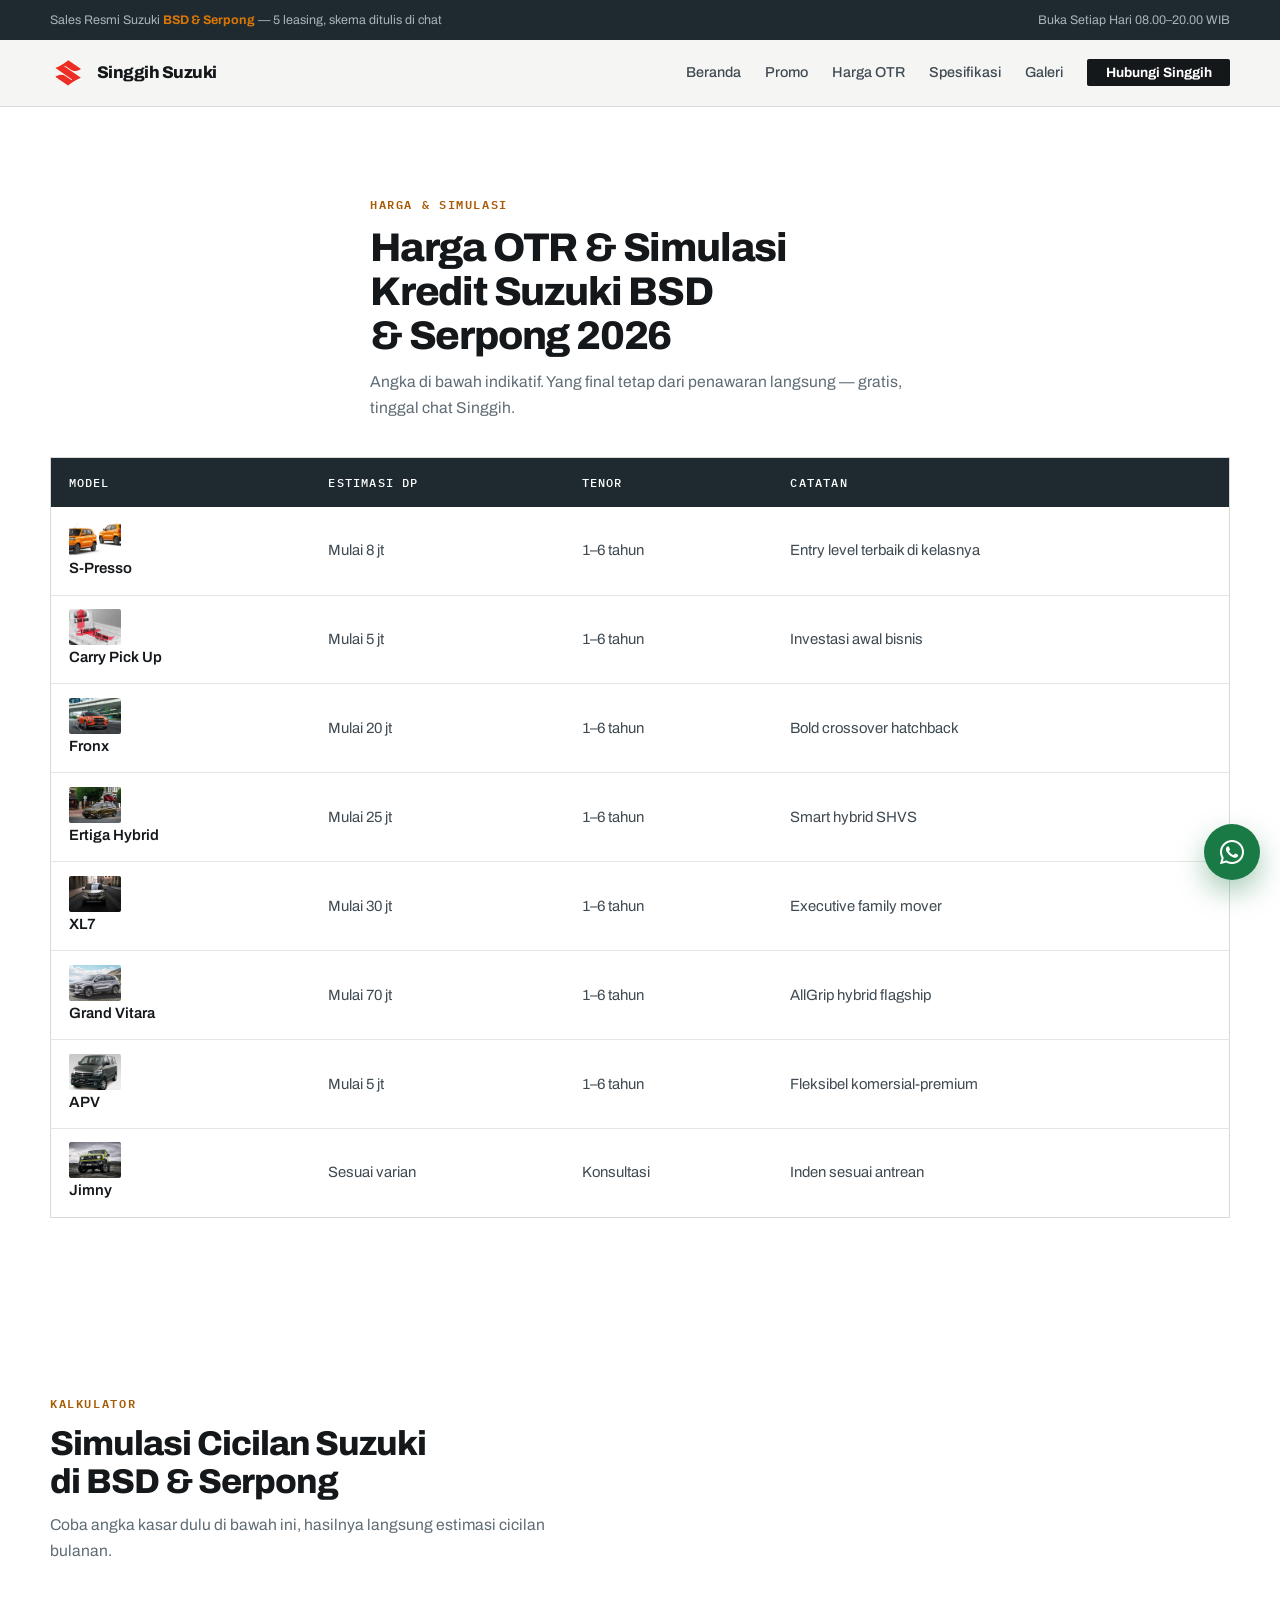
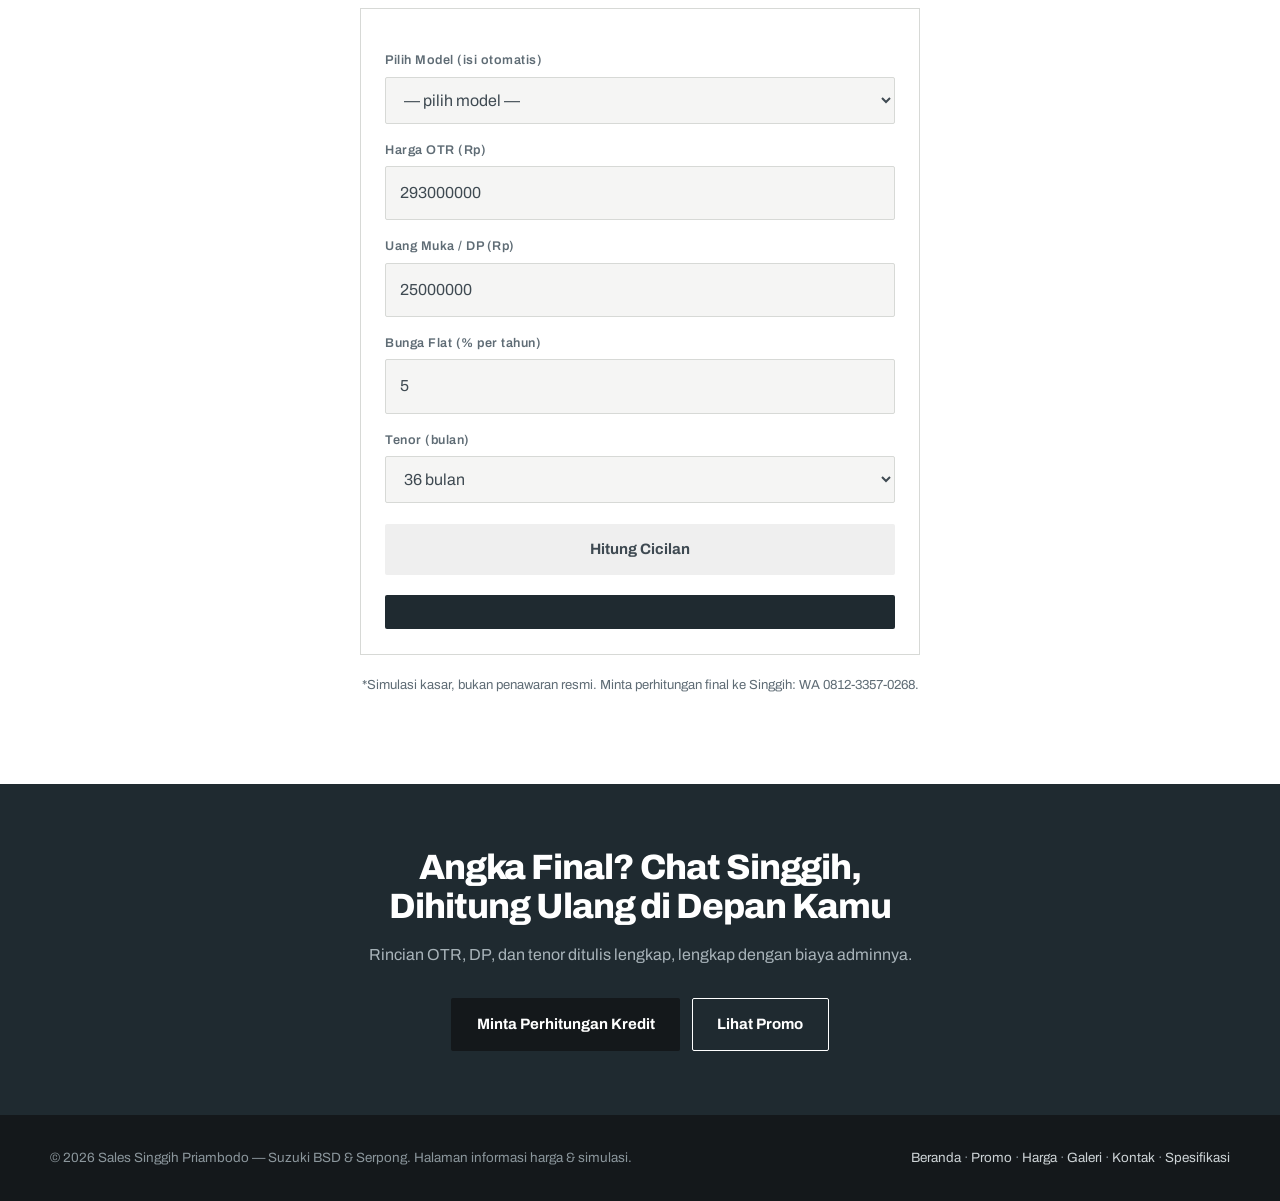
<file: harga/index.html>
<!DOCTYPE html>
<html lang="id">
<head><!-- Google Tag Manager -->
<script>(function(w,d,s,l,i){w[l]=w[l]||[];w[l].push({'gtm.start': new Date().getTime(),event:'gtm.js'});var f=d.getElementsByTagName(s)[0],j=d.createElement(s),dl=l!='dataLayer'?'&l='+l:'';j.async=true;j.src='https://www.googletagmanager.com/gtm.js?id='+i+dl;f.parentNode.insertBefore(j,f);})(window,document,'script','dataLayer','GTM-NQ98NHSP');</script>
<!-- End Google Tag Manager -->
<!--GTM_HEAD_MARKER-->


    <meta charset="UTF-8" />
    <meta name="viewport" content="width=device-width, initial-scale=1.0, viewport-fit=cover"/>
    <meta name="theme-color" content="#08251d">
    <meta name="mobile-web-app-capable" content="yes">
    <meta name="apple-mobile-web-app-capable" content="yes">
    <meta name="apple-mobile-web-app-status-bar-style" content="default">

    <title>Harga OTR Suzuki BSD &amp; Serpong 2026 - Simulasi | Singgih</title>
    <meta name="description" content="Harga OTR &amp; simulasi kredit Suzuki BSD &amp; Serpong 2026: lengkap 8 model. Hitung cicilan online, sales suzuki terpercaya Singgih 0812-3357-0268." />

    <meta property="og:title" content="Harga OTR & Simulasi Kredit Suzuki BSD &amp; Serpong - Singgih" />
    <meta property="og:description" content="Estimasi harga OTR & cicilan Suzuki BSD &amp; Serpong. Simulasi online, DP ringan mulai 5jt. Chat Singgih 0812-3357-0268." />
    <meta property="og:image" content="https://showroommobilsuzukigadingserpong.com/assets/img/singgih-suzukibsd.webp" />
    <meta property="og:url" content="https://showroommobilsuzukigadingserpong.com/harga/" />
    <meta property="og:type" content="website" />
    <meta name="twitter:card" content="summary_large_image" />
    <meta name="twitter:title" content="Harga OTR & Simulasi Kredit Suzuki BSD &amp; Serpong - Singgih" />
    <meta name="twitter:description" content="Estimasi harga OTR & cicilan Suzuki BSD &amp; Serpong. Simulasi online, DP ringan mulai 5jt. Chat Singgih 0812-3357-0268." />
    <meta name="twitter:image" content="https://showroommobilsuzukigadingserpong.com/assets/img/singgih-suzukibsd.webp" />

    <meta name="keywords" content="suzuki gading serpong, suzuki bsd, dp ringan suzuki, harga otr suzuki, promo suzuki 2026, suzuki carry pick up, suzuki jimny, suzuki fronx, suzuki ertiga hybrid, suzuki grand vitara, suzuki xl7, singgih priambodo, sales suzuki gading serpong, simulasi kredit suzuki, test drive suzuki, uang muka mobil" />

    <meta name="geo.region" content="ID-BT" />
    <meta name="geo.placename" content="BSD City, Tangerang Selatan, Banten" />
    <meta name="geo.position" content="-6.2489;106.6234" />
    <meta name="ICBM" content="-6.2489, 106.6234" />

    <link rel="canonical" href="https://showroommobilsuzukigadingserpong.com/harga/" />
    <meta name="robots" content="index, follow" />

    <link rel="icon" href="/assets/img/favicon.png" type="image/png">
    <link rel="apple-touch-icon" href="/assets/img/favicon.png">
    <link rel="shortcut icon" href="/assets/img/favicon.png" type="image/png">
    <link rel="icon" href="/assets/img/favicon.ico">

    <link rel="preconnect" href="https://fonts.googleapis.com">
    <link rel="preconnect" href="https://fonts.gstatic.com" crossorigin>
    <link href="https://fonts.googleapis.com/css2?family=Archivo:wght@400;500;600;700;800;900&family=IBM+Plex+Mono:wght@400;500;600&display=swap" rel="stylesheet" media="print" onload="this.media='all'">
    <noscript><link href="https://fonts.googleapis.com/css2?family=Archivo:wght@400;500;600;700;800;900&family=IBM+Plex+Mono:wght@400;500;600&display=swap" rel="stylesheet"></noscript>
    <link href="https://fonts.googleapis.com/css2?family=Outfit:wght@400;500;600;700;800&display=swap" rel="stylesheet">
    <link href='https://unpkg.com/boxicons@2.1.4/css/boxicons.min.css' rel='stylesheet'>
    <link rel="stylesheet" href="/assets/css/style.css">
    <link rel="stylesheet" href="/assets/css/app-mobile.css">
</head>
<body><!--GTM_NOSCRIPT_MARKER-->
<noscript><iframe src="https://www.googletagmanager.com/ns.html?id=GTM-NQ98NHSP"
  height="0" width="0" style="display:none;visibility:hidden"></iframe></noscript>


    <div class="sg-topbar">
        <div class="sg-wrap">
            <span>Sales Resmi Suzuki <b>BSD &amp; Serpong</b> &mdash; 5 leasing, skema ditulis di chat</span>
            <span>Buka Setiap Hari 08.00&ndash;20.00 WIB</span>
        </div>
    </div>

    <nav class="sg-nav">
        <div class="sg-wrap">
            <a href="/" class="sg-brand"><img width="30" height="30" loading="eager" src="/assets/img/logosuzuki.webp" alt="Logo Suzuki resmi" /> Singgih Suzuki</a>
            <button class="sg-burger" aria-label="Menu" onclick="document.getElementById('sgMenu').classList.toggle('sg-open')">&#9776;</button>
            <ul class="sg-menu" id="sgMenu">
                <li><a href="/">Beranda</a></li>
                <li><a href="/promo/">Promo</a></li>
                <li><a href="/harga/" aria-current="page">Harga OTR</a></li>
                <li><a href="/spesifikasi/">Spesifikasi</a></li>
                <li><a href="/galeri/">Galeri</a></li>
                <li><a href="/kontak/" class="sg-cta" style="color: white">Hubungi Singgih</a></li>
            </ul>
        </div>
    </nav>

    <section class="sg-sec sg-price">
        <div class="sg-wrap">
            <div class="sg-page-head sg-reveal">
                <span class="sg-eyebrow">Harga &amp; Simulasi</span>
                <h1>Harga OTR &amp; Simulasi Kredit Suzuki BSD &amp; Serpong 2026</h1>
                <p>Angka di bawah indikatif. Yang final tetap dari penawaran langsung — gratis, tinggal chat Singgih.</p>
            </div>

            <div class="sg-reveal" style="overflow-x:auto;">
                <table>
                    <thead><tr><th>Model</th><th>Estimasi DP</th><th>Tenor</th><th>Catatan</th></tr></thead>
                    <tbody>
                        <tr><td><img loading="lazy" class="sg-thumb" src="/assets/img/singgih-s-presso-bsd.webp" alt="Suzuki S-Presso BSD &amp; Serpong" />S-Presso</td><td>Mulai 8 jt</td><td>1&ndash;6 tahun</td><td>Entry level terbaik di kelasnya</td></tr>
                        <tr><td><img loading="lazy" class="sg-thumb" src="/assets/img/singgih-carry-pickup-bsd.webp" alt="Suzuki Carry Pick Up BSD &amp; Serpong" />Carry Pick Up</td><td>Mulai 5 jt</td><td>1&ndash;6 tahun</td><td>Investasi awal bisnis</td></tr>
                        <tr><td><img loading="lazy" class="sg-thumb" src="/assets/img/singgih-fronx-bsd.webp" alt="Suzuki Fronx BSD &amp; Serpong" />Fronx</td><td>Mulai 20 jt</td><td>1&ndash;6 tahun</td><td>Bold crossover hatchback</td></tr>
                        <tr><td><img loading="lazy" class="sg-thumb" src="/assets/img/singgih-ertiga-bsd.webp" alt="Suzuki Ertiga Hybrid BSD &amp; Serpong" />Ertiga Hybrid</td><td>Mulai 25 jt</td><td>1&ndash;6 tahun</td><td>Smart hybrid SHVS</td></tr>
                        <tr><td><img loading="lazy" class="sg-thumb" src="/assets/img/singgih-xl7-bsd.webp" alt="Suzuki XL7 BSD &amp; Serpong" />XL7</td><td>Mulai 30 jt</td><td>1&ndash;6 tahun</td><td>Executive family mover</td></tr>
                        <tr><td><img loading="lazy" class="sg-thumb" src="/assets/img/singgih-grand-vitara-bsd.webp" alt="Suzuki Grand Vitara BSD &amp; Serpong" />Grand Vitara</td><td>Mulai 70 jt</td><td>1&ndash;6 tahun</td><td>AllGrip hybrid flagship</td></tr>
                        <tr><td><img loading="lazy" class="sg-thumb" src="/assets/img/singgih-apv-bsd.webp" alt="Suzuki APV BSD &amp; Serpong" />APV</td><td>Mulai 5 jt</td><td>1&ndash;6 tahun</td><td>Fleksibel komersial-premium</td></tr>
                        <tr><td><img loading="lazy" class="sg-thumb" src="/assets/img/singgih-jimny-bsd.webp" alt="Suzuki Jimny BSD &amp; Serpong" />Jimny</td><td>Sesuai varian</td><td>Konsultasi</td><td>Inden sesuai antrean</td></tr>
                    </tbody>
                </table>
            </div>
        </div>
    </section>

    <section class="sg-sec sg-price">
        <div class="sg-wrap">
            <div class="sg-sec-head sg-reveal">
                <span class="sg-eyebrow">Kalkulator</span>
                <h2>Simulasi Cicilan Suzuki di BSD &amp; Serpong</h2>
                <p>Coba angka kasar dulu di bawah ini, hasilnya langsung estimasi cicilan bulanan.</p>
            </div>

            <div class="sg-calc sg-reveal">
                <label for="cModel">Pilih Model (isi otomatis)</label>
                <select id="cModel" onchange="setModel(this.value)">
                    <option value="">— pilih model —</option>
                    <option value="150000000">S-Presso (OTR ±150 jt)</option>
                    <option value="130000000">Carry Pick Up (OTR ±130 jt)</option>
                    <option value="240000000">Fronx (OTR ±240 jt)</option>
                    <option value="230000000">Ertiga Hybrid (OTR ±230 jt)</option>
                    <option value="250000000">XL7 (OTR ±250 jt)</option>
                    <option value="350000000">Grand Vitara (OTR ±350 jt)</option>
                    <option value="160000000">APV (OTR ±160 jt)</option>
                    <option value="400000000">Jimny (OTR ±400 jt)</option>
                </select>

                <label for="cOtr">Harga OTR (Rp)</label>
                <input id="cOtr" type="number" min="0" step="1000000" placeholder="contoh: 293000000" value="293000000" />

                <label for="cDp">Uang Muka / DP (Rp)</label>
                <input id="cDp" type="number" min="0" step="500000" placeholder="contoh: 25000000" value="25000000" />

                <label for="cBunga">Bunga Flat (% per tahun)</label>
                <input id="cBunga" type="number" min="0" step="0.1" placeholder="contoh: 5" value="5" />

                <label for="cTenor">Tenor (bulan)</label>
                <select id="cTenor">
                    <option value="12">12 bulan</option>
                    <option value="24">24 bulan</option>
                    <option value="36" selected>36 bulan</option>
                    <option value="48">48 bulan</option>
                    <option value="60">60 bulan</option>
                    <option value="72">72 bulan</option>
                </select>

                <button class="sg-btn" type="button" onclick="hitung()">Hitung Cicilan</button>
                <div class="sg-calc-out" id="cOut"></div>
            </div>

            <p class="sg-note" style="margin-top:1.2rem;">*Simulasi kasar, bukan penawaran resmi. Minta perhitungan final ke Singgih: WA 0812-3357-0268.</p>
        </div>
    </section>

    <section class="sg-contact">
        <div class="sg-wrap">
            <h2 class="sg-reveal">Angka Final? Chat Singgih, Dihitung Ulang di Depan Kamu</h2>
            <p class="sg-reveal">Rincian OTR, DP, dan tenor ditulis lengkap, lengkap dengan biaya adminnya.</p>
            <div class="sg-contact-links sg-reveal">
                <a class="sg-btn sg-btn-light" href="https://wa.me/6281233570268?text=hallo%20kak%20Singgih%2C%20mau%20tanya%20untuk%20unit%20suzukinya" target="_blank" rel="noopener">Minta Perhitungan Kredit</a>
                <a class="sg-btn sg-btn-line" href="/promo/" style="border-color:#fff;color:#fff;">Lihat Promo</a>
            </div>
        </div>
    </section>

    <footer class="sg-foot">
        <div class="sg-wrap">
            <div>&copy; 2026 Sales Singgih Priambodo &mdash; Suzuki BSD &amp; Serpong. Halaman informasi harga &amp; simulasi.</div>
            <div><a href="/">Beranda</a> &middot; <a href="/promo/">Promo</a> &middot; <a href="/harga/">Harga</a> &middot; <a href="/galeri/">Galeri</a> &middot; <a href="/kontak/">Kontak</a> &middot; <a href="/spesifikasi/">Spesifikasi</a></div>
        </div>
    </footer>

    <a class="sg-wa-float" href="https://wa.me/6281233570268?text=hallo%20kak%20Singgih%2C%20mau%20tanya%20untuk%20unit%20suzukinya" target="_blank" rel="noopener" aria-label="Chat WhatsApp Singgih">
        <i class="bx bxl-whatsapp"></i>
    </a>

    <script type="application/ld+json">
    {
        "@context": "https://schema.org",
        "@type": "AutoDealer",
        "name": "Sales Suzuki BSD & Serpong - Singgih Priambodo",
        "image": "https://showroommobilsuzukigadingserpong.com/assets/img/singgih-suzukibsd.webp",
        "url": "https://showroommobilsuzukigadingserpong.com/",
        "telephone": "+6281233570268",
        "priceRange": "Rp 130.000.000 - Rp 500.000.000",
        "address": {
            "@type": "PostalAddress",
            "addressLocality": "Tangerang",
            "addressRegion": "Banten",
            "postalCode": "15157",
            "addressCountry": "ID"
        },
        "geo": {
            "@type": "GeoCoordinates",
            "latitude": -6.2489,
            "longitude": 106.6234
        },
        "openingHours": "Mo-Su 08:00-20:00",
        "areaServed": [
            { "@type": "City", "name": "Serpong" },
            { "@type": "City", "name": "BSD City" },
            { "@type": "City", "name": "Kelapa Dua" },
            { "@type": "City", "name": "Bintaro" },
            { "@type": "City", "name": "Jakarta Selatan" },
            { "@type": "City", "name": "Bogor" }
        ]
    }
    </script>

    <script src="/assets/js/calc-core.js"></script>
    <script src="/assets/js/calc.js"></script>
    <script src="/assets/js/main.js"></script>
<nav class="sg-appbar" aria-label="Menu cepat">
    <a href="/"><i class="bx bxs-home"></i><span>Utama</span></a>
    <a href="/spesifikasi/"><i class="bx bx-car"></i><span>Model</span></a>
    <a class="sg-wa" href="https://wa.me/6281233570268?text=hallo%20kak%20Singgih%2C%20mau%20tanya%20untuk%20unit%20suzukinya" target="_blank" rel="noopener"><i class="bx bxl-whatsapp"></i><span>Singgih</span></a>
    <a href="/harga/"><i class="bx bx-purchase-tag-alt"></i><span>Harga</span></a>
    <a href="/galeri/"><i class="bx bxs-photo-album"></i><span>Bukti</span></a>
</nav>
<script>(function(){var p=location.pathname;document.querySelectorAll('.sg-appbar a').forEach(function(a){if(a.pathname===p)a.classList.add('sg-on')});})();</script><!--TRACK_JS_MARKER-->
<script src="/assets/js/track.js" defer></script>
</body>
</html>
</file>
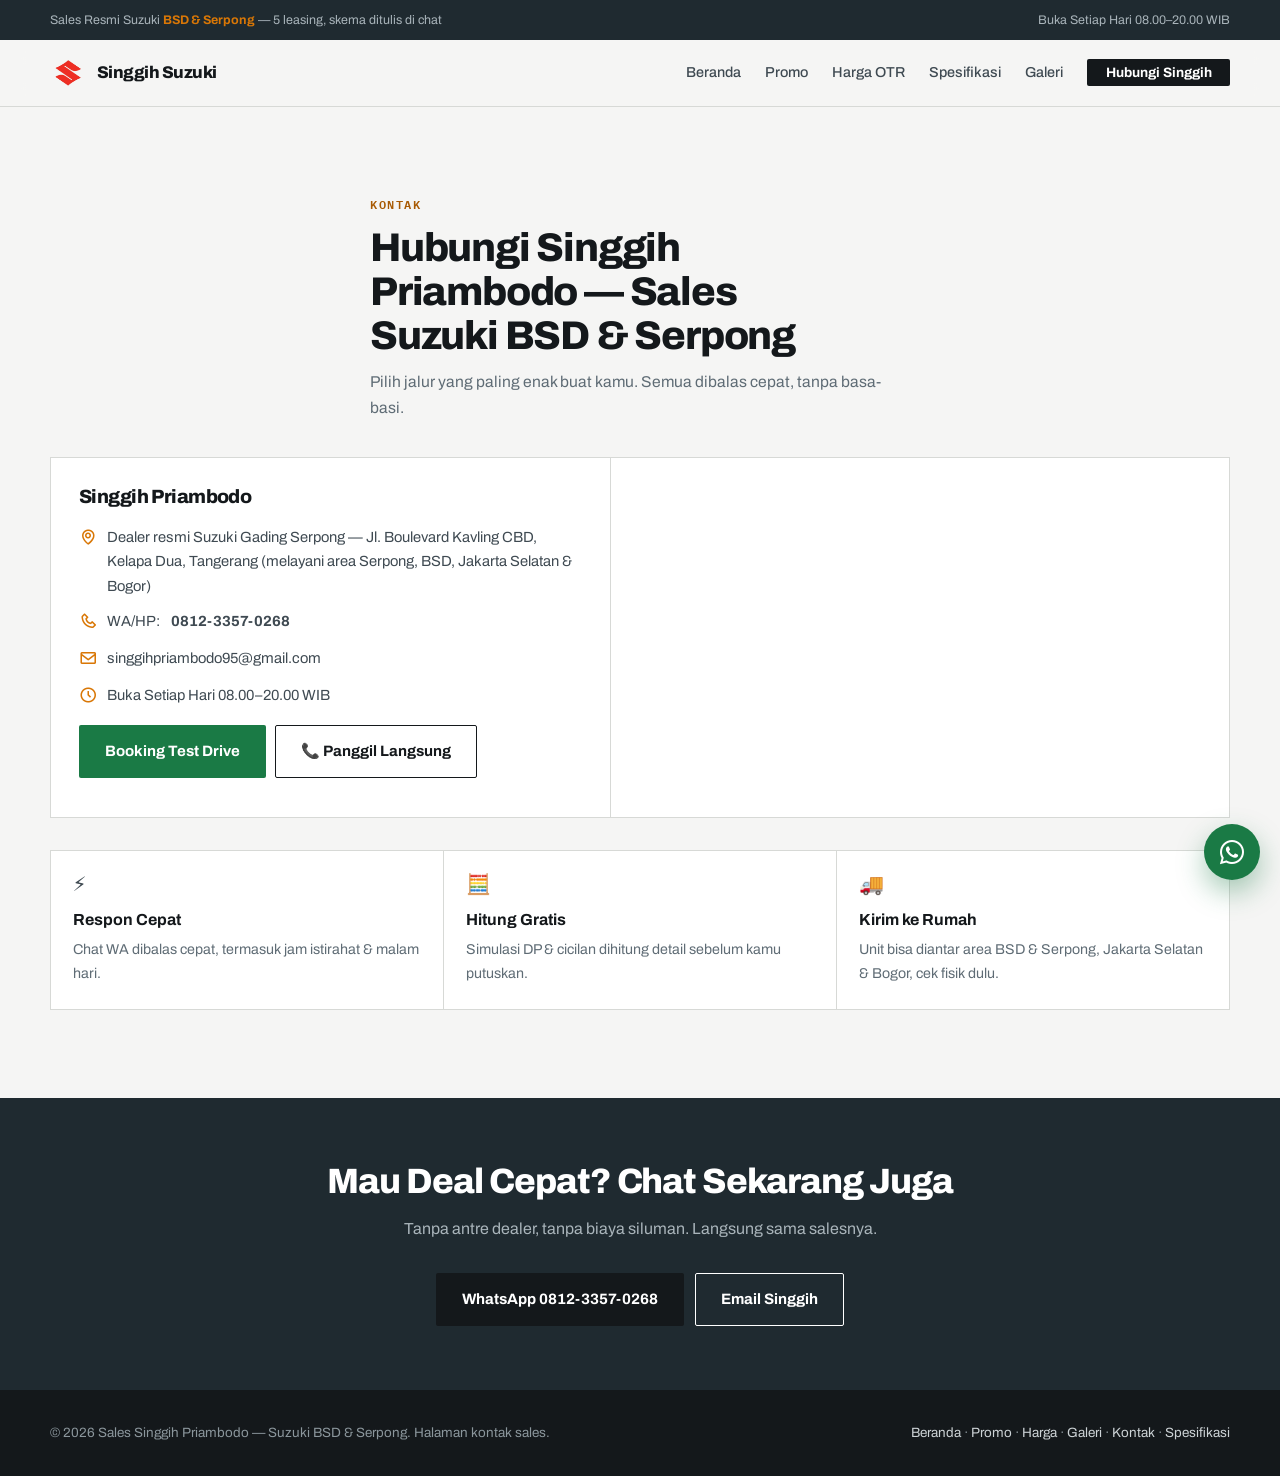
<file: kontak/index.html>
<!DOCTYPE html>
<html lang="id">
<head><!-- Google Tag Manager -->
<script>(function(w,d,s,l,i){w[l]=w[l]||[];w[l].push({'gtm.start': new Date().getTime(),event:'gtm.js'});var f=d.getElementsByTagName(s)[0],j=d.createElement(s),dl=l!='dataLayer'?'&l='+l:'';j.async=true;j.src='https://www.googletagmanager.com/gtm.js?id='+i+dl;f.parentNode.insertBefore(j,f);})(window,document,'script','dataLayer','GTM-NQ98NHSP');</script>
<!-- End Google Tag Manager -->
<!--GTM_HEAD_MARKER-->


    <meta charset="UTF-8" />
    <meta name="viewport" content="width=device-width, initial-scale=1.0, viewport-fit=cover"/>
    <meta name="theme-color" content="#08251d">
    <meta name="mobile-web-app-capable" content="yes">
    <meta name="apple-mobile-web-app-capable" content="yes">
    <meta name="apple-mobile-web-app-status-bar-style" content="default">

    <title>Kontak Sales Suzuki BSD &amp; Serpong - Singgih</title>
    <meta name="description" content="Hubungi Singgih Priambodo, sales Suzuki terpercaya BSD &amp; Serpong: WA 0812-3357-0268, email singgihpriambodo95@gmail.com. Buka setiap hari." />

    <meta property="og:title" content="Kontak Sales Suzuki BSD &amp; Serpong - Singgih Priambodo" />
    <meta property="og:description" content="Chat Singgih Priambodo, sales Suzuki BSD &amp; Serpong. WA 0812-3357-0268, WA dibalas setiap hari." />
    <meta property="og:image" content="https://showroommobilsuzukigadingserpong.com/assets/img/singgih-suzukibsd.webp" />
    <meta property="og:url" content="https://showroommobilsuzukigadingserpong.com/kontak/" />
    <meta property="og:type" content="website" />
    <meta name="twitter:card" content="summary_large_image" />
    <meta name="twitter:title" content="Kontak Sales Suzuki BSD &amp; Serpong - Singgih Priambodo" />
    <meta name="twitter:description" content="Chat Singgih Priambodo, sales Suzuki BSD &amp; Serpong. WA 0812-3357-0268, WA dibalas setiap hari." />
    <meta name="twitter:image" content="https://showroommobilsuzukigadingserpong.com/assets/img/singgih-suzukibsd.webp" />

    <meta name="keywords" content="suzuki gading serpong, kontak sales suzuki gading serpong, singgih priambodo suzuki, wa sales suzuki gading serpong, trade in mobil suzuki" />

    <meta name="geo.region" content="ID-BT" />
    <meta name="geo.placename" content="BSD City, Tangerang Selatan, Banten" />
    <meta name="geo.position" content="-6.2489;106.6234" />
    <meta name="ICBM" content="-6.2489, 106.6234" />

    <link rel="canonical" href="https://showroommobilsuzukigadingserpong.com/kontak/" />
    <meta name="robots" content="index, follow" />

    <link rel="icon" href="/assets/img/favicon.png" type="image/png">
    <link rel="apple-touch-icon" href="/assets/img/favicon.png">
    <link rel="shortcut icon" href="/assets/img/favicon.png" type="image/png">
    <link rel="icon" href="/assets/img/favicon.ico">

    <link rel="preconnect" href="https://fonts.googleapis.com">
    <link rel="preconnect" href="https://fonts.gstatic.com" crossorigin>
    <link href="https://fonts.googleapis.com/css2?family=Archivo:wght@400;500;600;700;800;900&family=IBM+Plex+Mono:wght@400;500;600&display=swap" rel="stylesheet" media="print" onload="this.media='all'">
    <noscript><link href="https://fonts.googleapis.com/css2?family=Archivo:wght@400;500;600;700;800;900&family=IBM+Plex+Mono:wght@400;500;600&display=swap" rel="stylesheet"></noscript>
    <link href="https://fonts.googleapis.com/css2?family=Outfit:wght@400;500;600;700;800&display=swap" rel="stylesheet">
    <link href='https://unpkg.com/boxicons@2.1.4/css/boxicons.min.css' rel='stylesheet'>
    <link rel="stylesheet" href="/assets/css/style.css">
    <link rel="stylesheet" href="/assets/css/app-mobile.css">
</head>
<body><!--GTM_NOSCRIPT_MARKER-->
<noscript><iframe src="https://www.googletagmanager.com/ns.html?id=GTM-NQ98NHSP"
  height="0" width="0" style="display:none;visibility:hidden"></iframe></noscript>


    <div class="sg-topbar">
        <div class="sg-wrap">
            <span>Sales Resmi Suzuki <b>BSD &amp; Serpong</b> &mdash; 5 leasing, skema ditulis di chat</span>
            <span>Buka Setiap Hari 08.00&ndash;20.00 WIB</span>
        </div>
    </div>

    <nav class="sg-nav">
        <div class="sg-wrap">
            <a href="/" class="sg-brand"><img width="30" height="30" loading="eager" src="/assets/img/logosuzuki.webp" alt="Logo Suzuki resmi" /> Singgih Suzuki</a>
            <button class="sg-burger" aria-label="Menu" onclick="document.getElementById('sgMenu').classList.toggle('sg-open')">&#9776;</button>
            <ul class="sg-menu" id="sgMenu">
                <li><a href="/">Beranda</a></li>
                <li><a href="/promo/">Promo</a></li>
                <li><a href="/harga/">Harga OTR</a></li>
                <li><a href="/spesifikasi/">Spesifikasi</a></li>
                <li><a href="/galeri/">Galeri</a></li>
                <li><a href="/kontak/" class="sg-cta" aria-current="page" style="color: white">Hubungi Singgih</a></li>
            </ul>
        </div>
    </nav>

    <section class="sg-sec">
        <div class="sg-wrap">
            <div class="sg-page-head sg-reveal">
                <span class="sg-eyebrow">Kontak</span>
                <h1>Hubungi Singgih Priambodo — Sales Suzuki BSD &amp; Serpong</h1>
                <p>Pilih jalur yang paling enak buat kamu. Semua dibalas cepat, tanpa basa-basi.</p>
            </div>

            <div class="sg-local sg-reveal">
                <div class="sg-local-card">
                    <h3>Singgih Priambodo</h3>
                    <p><i class="bx bx-map"></i> Dealer resmi Suzuki Gading Serpong &mdash; Jl. Boulevard Kavling CBD, Kelapa Dua, Tangerang (melayani area Serpong, BSD, Jakarta Selatan &amp; Bogor)</p>
                    <p><i class="bx bx-phone"></i> WA/HP: <a href="tel:+6281233570268" style="text-decoration:none;font-weight:700;">0812-3357-0268</a></p>
                    <p><i class="bx bx-envelope"></i> <a href="mailto:singgihpriambodo95@gmail.com">singgihpriambodo95@gmail.com</a></p>
                    <p><i class="bx bx-time-five"></i> Buka Setiap Hari 08.00&ndash;20.00 WIB</p>
                    <p style="margin-top:1rem;display:flex;gap:.6rem;flex-wrap:wrap;"><a class="sg-btn sg-btn-wa" href="https://wa.me/6281233570268?text=hallo%20kak%20Singgih%2C%20mau%20tanya%20untuk%20unit%20suzukinya" target="_blank" rel="noopener">Booking Test Drive</a><a class="sg-btn sg-btn-line" href="tel:+6281233570268">&#128222; Panggil Langsung</a></p>
                </div>
                <div class="sg-local-map">
                    <iframe src="https://maps.google.com/maps?q=Suzuki%20Gading%20Serpong%20Buana%20Indomobil%20Trada%20Kelapa%20Dua&t=&z=15&ie=UTF8&iwloc=&output=embed" width="600" height="450" style="border:0;" allowfullscreen="" loading="lazy" referrerpolicy="strict-origin-when-cross-origin" title="Peta dealer Suzuki Gading Serpong Kelapa Dua Tangerang"></iframe>
                </div>
            </div>

            <div class="sg-cards sg-reveal" style="margin-top:2rem;">
                <div class="sg-card"><i>⚡</i><b>Respon Cepat</b><p>Chat WA dibalas cepat, termasuk jam istirahat & malam hari.</p></div>
                <div class="sg-card"><i>🧮</i><b>Hitung Gratis</b><p>Simulasi DP & cicilan dihitung detail sebelum kamu putuskan.</p></div>
                <div class="sg-card"><i>🚚</i><b>Kirim ke Rumah</b><p>Unit bisa diantar area BSD &amp; Serpong, Jakarta Selatan &amp; Bogor, cek fisik dulu.</p></div>
            </div>
        </div>
    </section>

    <section class="sg-contact">
        <div class="sg-wrap">
            <h2 class="sg-reveal">Mau Deal Cepat? Chat Sekarang Juga</h2>
            <p class="sg-reveal">Tanpa antre dealer, tanpa biaya siluman. Langsung sama salesnya.</p>
            <div class="sg-contact-links sg-reveal">
                <a class="sg-btn sg-btn-light" href="https://wa.me/6281233570268?text=hallo%20kak%20Singgih%2C%20mau%20tanya%20untuk%20unit%20suzukinya" target="_blank" rel="noopener">WhatsApp 0812-3357-0268</a>
                <a class="sg-btn sg-btn-line" href="mailto:singgihpriambodo95@gmail.com" style="border-color:#fff;color:#fff;">Email Singgih</a>
            </div>
        </div>
    </section>

    <footer class="sg-foot">
        <div class="sg-wrap">
            <div>&copy; 2026 Sales Singgih Priambodo &mdash; Suzuki BSD &amp; Serpong. Halaman kontak sales.</div>
            <div><a href="/">Beranda</a> &middot; <a href="/promo/">Promo</a> &middot; <a href="/harga/">Harga</a> &middot; <a href="/galeri/">Galeri</a> &middot; <a href="/kontak/">Kontak</a> &middot; <a href="/spesifikasi/">Spesifikasi</a></div>
        </div>
    </footer>

    <a class="sg-wa-float" href="https://wa.me/6281233570268?text=hallo%20kak%20Singgih%2C%20mau%20tanya%20untuk%20unit%20suzukinya" target="_blank" rel="noopener" aria-label="Chat WhatsApp Singgih">
        <i class="bx bxl-whatsapp"></i>
    </a>

    <script type="application/ld+json">
    {
        "@context": "https://schema.org",
        "@type": "AutoDealer",
        "name": "Sales Suzuki BSD & Serpong - Singgih Priambodo",
        "image": "https://showroommobilsuzukigadingserpong.com/assets/img/singgih-suzukibsd.webp",
        "url": "https://showroommobilsuzukigadingserpong.com/",
        "telephone": "+6281233570268",
        "priceRange": "Rp 130.000.000 - Rp 500.000.000",
        "address": {
            "@type": "PostalAddress",
            "streetAddress": "Jl. Boulevard Kavling CBD No. 25-26, Kelapa Dua Raya",
            "addressLocality": "Tangerang",
            "addressRegion": "Banten",
            "postalCode": "15157",
            "addressCountry": "ID"
        },
        "geo": {
            "@type": "GeoCoordinates",
            "latitude": -6.2489,
            "longitude": 106.6234
        },
        "openingHours": "Mo-Su 08:00-20:00",
        "areaServed": [
            { "@type": "City", "name": "Serpong" },
            { "@type": "City", "name": "BSD City" },
            { "@type": "City", "name": "Kelapa Dua" },
            { "@type": "City", "name": "Bintaro" },
            { "@type": "City", "name": "Jakarta Selatan" },
            { "@type": "City", "name": "Bogor" }
        ]
    }
    </script>

    <script src="/assets/js/main.js"></script>
<nav class="sg-appbar" aria-label="Menu cepat">
    <a href="/"><i class="bx bxs-home"></i><span>Utama</span></a>
    <a href="/spesifikasi/"><i class="bx bx-car"></i><span>Model</span></a>
    <a class="sg-wa" href="https://wa.me/6281233570268?text=hallo%20kak%20Singgih%2C%20mau%20tanya%20untuk%20unit%20suzukinya" target="_blank" rel="noopener"><i class="bx bxl-whatsapp"></i><span>Singgih</span></a>
    <a href="/harga/"><i class="bx bx-purchase-tag-alt"></i><span>Harga</span></a>
    <a href="/galeri/"><i class="bx bxs-photo-album"></i><span>Bukti</span></a>
</nav>
<script>(function(){var p=location.pathname;document.querySelectorAll('.sg-appbar a').forEach(function(a){if(a.pathname===p)a.classList.add('sg-on')});})();</script><!--TRACK_JS_MARKER-->
<script src="/assets/js/track.js" defer></script>
</body>
</html>
</file>
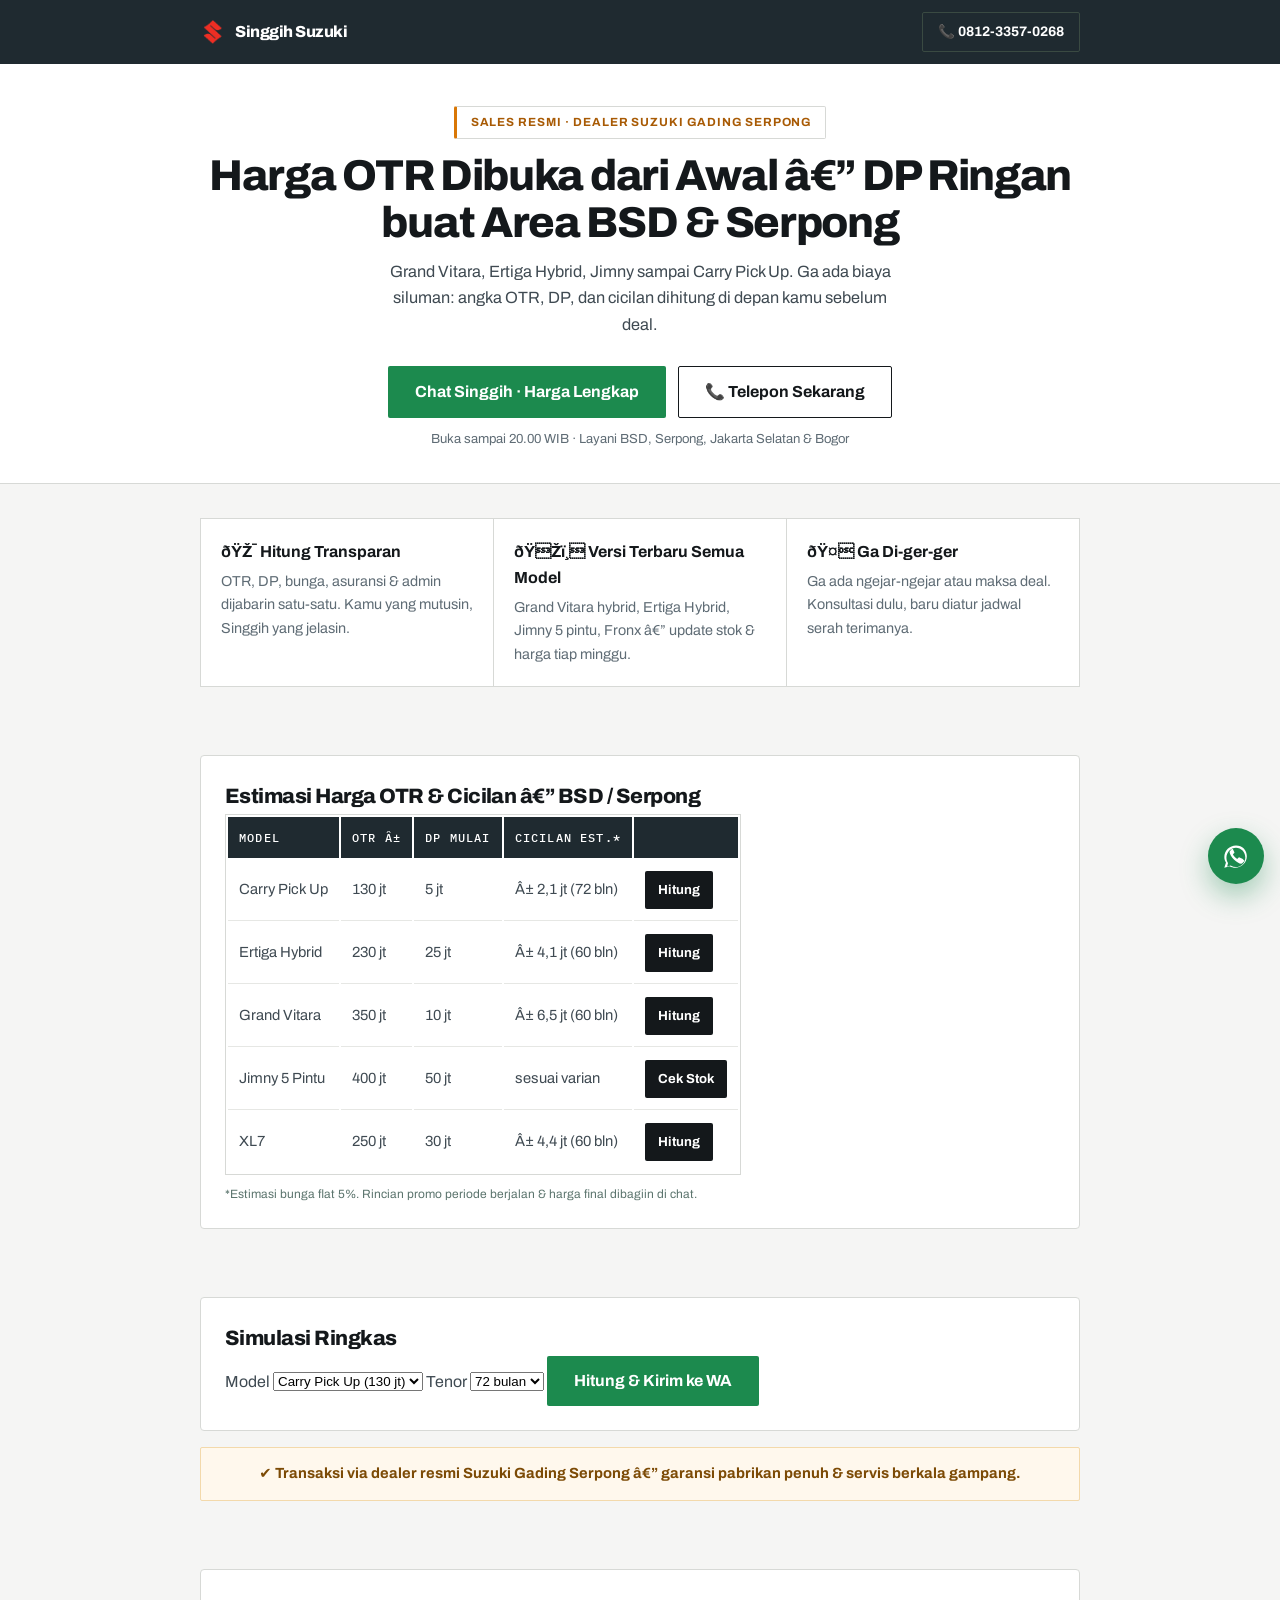
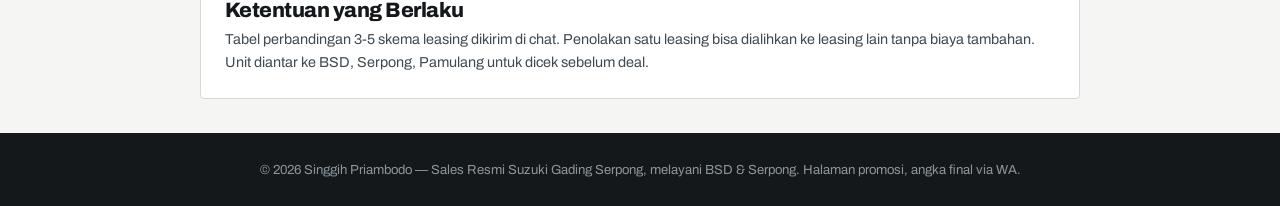
<file: lp/index.html>
<!DOCTYPE html>
<html lang="id">
<head>
    <meta charset="UTF-8" />
    <meta name="viewport" content="width=device-width, initial-scale=1.0" />
    <meta name="robots" content="noindex, nofollow" />
    <link rel="preconnect" href="https://fonts.googleapis.com">
    <link rel="preconnect" href="https://fonts.gstatic.com" crossorigin>
    <link href="https://fonts.googleapis.com/css2?family=Archivo:wght@400;500;600;700;800;900&family=IBM+Plex+Mono:wght@400;500;600&display=swap" rel="stylesheet" media="print" onload="this.media='all'">
    <noscript><link href="https://fonts.googleapis.com/css2?family=Archivo:wght@400;500;600;700;800;900&family=IBM+Plex+Mono:wght@400;500;600&display=swap" rel="stylesheet"></noscript>

    <meta name="theme-color" content="#08251d">
    <title>Harga OTR &amp; DP Ringan Suzuki BSD | Singgih 0812-3357-0268</title>
    <meta name="description" content="Harga OTR Suzuki BSD &amp; Serpong dibuka dari awal: S-Presso s.d. Jimny. Konsultasi kredit bareng Singgih 0812-3357-0268, dihitung ulang depan kamu." />
<!-- Google Tag Manager -->
<script>(function(w,d,s,l,i){w[l]=w[l]||[];w[l].push({'gtm.start': new Date().getTime(),event:'gtm.js'});var f=d.getElementsByTagName(s)[0],j=d.createElement(s),dl=l!='dataLayer'?'&l='+l:'';j.async=true;j.src='https://www.googletagmanager.com/gtm.js?id='+i+dl;f.parentNode.insertBefore(j,f);})(window,document,'script','dataLayer','GTM-NQ98NHSP');</script>
<!-- End Google Tag Manager -->
    <style>
*{margin:0;padding:0;box-sizing:border-box}
body{font-family:'Archivo',system-ui,-apple-system,sans-serif;background:#f5f5f4;color:#3f4a52;line-height:1.62;font-size:1rem;font-variant-numeric:tabular-nums}
.wrap{max-width:920px;margin:0 auto;padding:0 20px}
img{max-width:100%;display:block}
a{text-decoration:none;color:inherit}
h1{font-family:'Archivo',sans-serif;color:#14181b;font-weight:800;line-height:1.08;letter-spacing:-.03em}
h2{font-family:'Archivo',sans-serif;color:#14181b;font-weight:800;font-size:1.3rem;letter-spacing:-.025em}
:focus-visible{outline:2px solid #d97706;outline-offset:2px;border-radius:2px}

header{background:#1f2a30;position:sticky;top:0;z-index:50}
header .wrap{display:flex;align-items:center;justify-content:space-between;gap:10px;flex-wrap:wrap;padding:12px 20px}
.logo{display:flex;align-items:center;gap:9px;font-family:'Archivo',sans-serif;font-weight:800;color:#fff;letter-spacing:-.03em}
.logo img{width:26px;height:26px}
.ph{font-weight:700;color:#fff;border:1px solid #3a4a42;padding:8px 15px;border-radius:2px;font-size:.86rem}

.hero{background:#fff;border-bottom:1px solid #d7d9d6;padding:42px 0 34px;text-align:center}
.hero .badge{display:inline-block;background:#fff;border:1px solid #d7d9d6;border-left:3px solid #d97706;color:#a85a04;font-weight:700;font-size:.74rem;letter-spacing:.08em;text-transform:uppercase;padding:6px 14px;border-radius:2px;margin-bottom:14px}
.hero h1{font-size:clamp(1.75rem,4.8vw,2.7rem);margin:0 0 12px}
.hero p{font-size:1.02rem;max-width:56ch;margin:0 auto}
.hero .cta{display:flex;gap:12px;justify-content:center;flex-wrap:wrap;margin:28px 0 10px}
.btn{display:inline-flex;align-items:center;justify-content:center;gap:8px;min-height:50px;padding:12px 26px;border:1px solid transparent;border-radius:2px;font-family:'Archivo',sans-serif;font-weight:700;font-size:1rem;cursor:pointer}
.wa{background:#1c8a4e;color:#fff}
.call{background:#fff;border-color:#14181b;color:#14181b}
.hero .sub{font-size:.82rem;color:#5f6c75}

section{padding:34px 0}
.card{background:#fff;border:1px solid #d7d9d6;border-radius:4px;padding:24px}
.grid3{display:grid;grid-template-columns:repeat(auto-fit,minmax(220px,1fr));gap:1px;background:#d7d9d6;border:1px solid #d7d9d6}
.benefit{background:#fff;padding:20px}
.benefit b{display:block;margin-bottom:5px;font-family:'Archivo',sans-serif;font-weight:700;color:#14181b}
.benefit p{font-size:.9rem;color:#5f6c75}

table{background:#fff;border:1px solid #d7d9d6;font-variant-numeric:tabular-nums}
th{background:#1f2a30;color:#fff;padding:11px;font-size:.74rem;text-align:left;font-family:'IBM Plex Mono',monospace;font-weight:500;letter-spacing:.1em;text-transform:uppercase}
td{padding:11px;border-bottom:1px solid #e6e7e4;font-size:.92rem}
tr:last-child td{border-bottom:none}
tbody tr:hover td{background:#eeeeec}
.btn-sm{display:inline-flex;align-items:center;justify-content:center;min-height:38px;background:#14181b;color:#fff;padding:7px 13px;border-radius:2px;font-weight:700;font-size:.82rem}

.calc{background:#1f2a30;border-radius:4px;padding:26px;color:#fff}
.calc h2{color:#fff;margin-bottom:6px}
.calc label{display:block;font-size:.8rem;color:#a9b4ba;margin:14px 0 5px}
.calc select{width:100%;padding:12px;border:1px solid #3a4a42;border-radius:2px;background:#fff;font-size:16px}
.calc .btn{width:100%;margin-top:18px}
#hsl{border-radius:2px;margin-top:14px;padding:14px;background:#2b3831;font-size:.95rem;display:none}
.garansi{text-align:center;background:#fff8ed;border:1px solid #f3d9ab;color:#7c4a05;padding:14px;border-radius:2px;font-weight:700;font-size:.92rem}
footer{background:#14181b;color:#8b969c;padding:26px 0;text-align:center;font-size:.82rem}
.float{position:fixed;right:16px;bottom:16px;background:#1c8a4e;width:56px;height:56px;border-radius:50%;display:flex;align-items:center;justify-content:center;box-shadow:0 12px 28px rgba(28,138,78,.38);z-index:99}
.float img{width:28px;height:28px}
@media(max-width:560px){
  header .ph{display:block;width:100%;text-align:center}
  table{display:block;overflow-x:auto;white-space:nowrap}
}
@media(prefers-reduced-motion:reduce){
  *{transition-duration:.001ms !important;animation-duration:.001ms !important}
}
    </style>
</head>
<body>
<noscript><iframe src="https://www.googletagmanager.com/ns.html?id=GTM-NQ98NHSP"
  height="0" width="0" style="display:none;visibility:hidden"></iframe></noscript>

<header>
    <div class="wrap">
        <a class="logo" href="/lp/"><img src="/assets/img/logosuzuki.webp" alt="Logo Suzuki" /> Singgih&nbsp;Suzuki</a>
        <a class="ph" href="tel:+6281233570268">&#128222; 0812-3357-0268</a>
    </div>
</header>

<section class="hero">
    <div class="wrap">
        <span class="badge">Sales Resmi &middot; Dealer Suzuki Gading Serpong</span>
        <h1>Harga OTR Dibuka dari Awal â€” DP Ringan buat Area BSD &amp; Serpong</h1>
        <p>Grand Vitara, Ertiga Hybrid, Jimny sampai Carry Pick Up. Ga ada biaya siluman: angka OTR, DP, dan cicilan dihitung di depan kamu sebelum deal.</p>
        <div class="cta">
            <a class="btn wa" href="https://wa.me/6281233570268?text=hallo%20kak%20Singgih%2C%20mau%20tanya%20untuk%20unit%20suzukinya">Chat Singgih &middot; Harga Lengkap</a>
            <a class="btn call" href="tel:+6281233570268">&#128222; Telepon Sekarang</a>
        </div>
        <p class="sub">Buka sampai 20.00 WIB &middot; Layani BSD, Serpong, Jakarta Selatan &amp; Bogor</p>
    </div>
</section>

<section>
    <div class="wrap">
        <div class="grid3">
            <div class="benefit"><b>ðŸŽ¯ Hitung Transparan</b><p>OTR, DP, bunga, asuransi &amp; admin dijabarin satu-satu. Kamu yang mutusin, Singgih yang jelasin.</p></div>
            <div class="benefit"><b>ðŸŽï¸ Versi Terbaru Semua Model</b><p>Grand Vitara hybrid, Ertiga Hybrid, Jimny 5 pintu, Fronx â€” update stok &amp; harga tiap minggu.</p></div>
            <div class="benefit"><b>ðŸ¤ Ga Di-ger-ger</b><p>Ga ada ngejar-ngejar atau maksa deal. Konsultasi dulu, baru diatur jadwal serah terimanya.</p></div>
        </div>
    </div>
</section>

<section>
    <div class="wrap">
        <div class="card">
            <h2>Estimasi Harga OTR &amp; Cicilan â€” BSD / Serpong</h2>
            <table>
                <tr><th>Model</th><th>OTR Â±</th><th>DP Mulai</th><th>Cicilan Est.*</th><th></th></tr>
                <tr><td>Carry Pick Up</td><td>130 jt</td><td>5 jt</td><td>Â± 2,1 jt (72 bln)</td><td><a class="btn-sm" href="https://wa.me/6281233570268?text=hallo%20kak%20Singgih%2C%20mau%20tanya%20untuk%20unit%20Carry%20Pick%20Up%20nya">Hitung</a></td></tr>
                <tr><td>Ertiga Hybrid</td><td>230 jt</td><td>25 jt</td><td>Â± 4,1 jt (60 bln)</td><td><a class="btn-sm" href="https://wa.me/6281233570268?text=hallo%20kak%20Singgih%2C%20mau%20tanya%20untuk%20unit%20Ertiga%20Hybrid%20nya">Hitung</a></td></tr>
                <tr><td>Grand Vitara</td><td>350 jt</td><td>10 jt</td><td>Â± 6,5 jt (60 bln)</td><td><a class="btn-sm" href="https://wa.me/6281233570268?text=hallo%20kak%20Singgih%2C%20mau%20tanya%20untuk%20unit%20Grand%20Vitara%20nya">Hitung</a></td></tr>
                <tr><td>Jimny 5 Pintu</td><td>400 jt</td><td>50 jt</td><td>sesuai varian</td><td><a class="btn-sm" href="https://wa.me/6281233570268?text=hallo%20kak%20Singgih%2C%20mau%20tanya%20untuk%20unit%20Jimny%20nya">Cek Stok</a></td></tr>
                <tr><td>XL7</td><td>250 jt</td><td>30 jt</td><td>Â± 4,4 jt (60 bln)</td><td><a class="btn-sm" href="https://wa.me/6281233570268?text=hallo%20kak%20Singgih%2C%20mau%20tanya%20untuk%20unit%20XL7%20nya">Hitung</a></td></tr>
            </table>
            <p style="font-size:.75rem;color:#5b746d;margin-top:10px">*Estimasi bunga flat 5%. Rincian promo periode berjalan &amp; harga final dibagiin di chat.</p>
        </div>
    </div>
</section>

<section>
    <div class="wrap">
        <div class="sim card">
            <h2>Simulasi Ringkas</h2>
            <label>Model</label>
            <select id="m">
                <option value="130000000|Carry Pick Up">Carry Pick Up (130 jt)</option>
                <option value="230000000|Ertiga Hybrid">Ertiga Hybrid (230 jt)</option>
                <option value="250000000|XL7">XL7 (250 jt)</option>
                <option value="350000000|Grand Vitara">Grand Vitara (350 jt)</option>
                <option value="400000000|Jimny">Jimny (400 jt)</option>
            </select>
            <label>Tenor</label>
            <select id="t">
                <option>48 bulan</option>
                <option>60 bulan</option>
                <option selected>72 bulan</option>
            </select>
            <button class="btn wa" onclick="hitung()">Hitung &amp; Kirim ke WA</button>
        </div>
        <div class="garansi" style="margin-top:16px">&#10004; Transaksi via dealer resmi Suzuki Gading Serpong â€” garansi pabrikan penuh &amp; servis berkala gampang.</div>
    </div>
</section>

<section>
    <div class="wrap">
        <div class="card">
            <h2>Ketentuan yang Berlaku</h2>
            <p style="font-size:.9rem;margin:0">Tabel perbandingan 3-5 skema leasing dikirim di chat. Penolakan satu leasing bisa dialihkan ke leasing lain tanpa biaya tambahan. Unit diantar ke BSD, Serpong, Pamulang untuk dicek sebelum deal.</p>
        </div>
    </div>
</section>

<footer>
    <div class="wrap">
        &copy; 2026 Singgih Priambodo &mdash; Sales Resmi Suzuki Gading Serpong, melayani BSD &amp; Serpong. Halaman promosi, angka final via WA.
    </div>
</footer>

<a class="float" href="https://wa.me/6281233570268?text=hallo%20kak%20Singgih%2C%20mau%20tanya%20untuk%20unit%20suzukinya" target="_blank" rel="noopener" aria-label="Chat WhatsApp Singgih"><img src="data:image/svg+xml,%3Csvg xmlns='http://www.w3.org/2000/svg' width='30' height='30' viewBox='0 0 24 24' fill='%23ffffff'%3E%3Cpath d='M17.5 14.4l-2.5-1.2c-.2-.1-.5-.1-.7.1l-.8.9c-.2.2-.4.3-.7.1-1-.5-2.8-2.3-3.3-3.3-.1-.3 0-.5.1-.7l.9-.8c.2-.2.2-.5.1-.7l-1.2-2.5c-.2-.4-.6-.5-.9-.2l-1.6 1.6c-.3.3-.4.6-.4 1 .3 1.6 1.3 3.8 3.7 6.2 2.4 2.4 4.6 3.4 6.2 3.7.4 0 .7-.1 1-.4l1.6-1.6c.3-.3.2-.7-.2-.9zM12 21.5c-1.5 0-2.9-.4-4.2-1.1l-.3-.2-3.1.8.8-3-.2-.3c-.8-1.3-1.2-2.8-1.2-4.4C4 8.7 7.6 5 12 5s8 3.7 8 8.3-3.6 8.2-8 8.2zM12 3C6.5 3 2 7.4 2 12.8c0 1.7.5 3.4 1.4 4.8L2 22l4.6-1.2c1.4.8 3 1.3 4.7 1.3 5.5 0 10-4.4 10-9.8S17.5 3 12 3z'/%3E%3C/svg%3E" alt="WhatsApp" /></a>

<script>
    function hitung() {
        var p = document.getElementById('m').value.split('|');
        var otr = parseInt(p[0],10), md = p[1], tenor = parseInt(document.getElementById('t').value,10);
        var dp = Math.round(otr*0.2), sisa = otr - dp, ang = Math.round(sisa/tenor + sisa*0.05/12);
        var rp = function(n){return 'Rp '+n.toLocaleString('id-ID');};
        var teks = 'Halo kak Singgih, aku coba simulasi ringkas di halaman harga.\nModel: '+md+'\nDP: '+rp(dp)+'\nTenor: '+tenor+' bulan\nPerkiraan angsuran '+rp(ang)+'/bulan. Minta angka final yaa.';
        window.open('https://wa.me/6281233570268?text='+encodeURIComponent(teks),'_blank');
    }
</script>
<script src="/assets/js/track.js" defer></script>
</body>
</html>
</file>
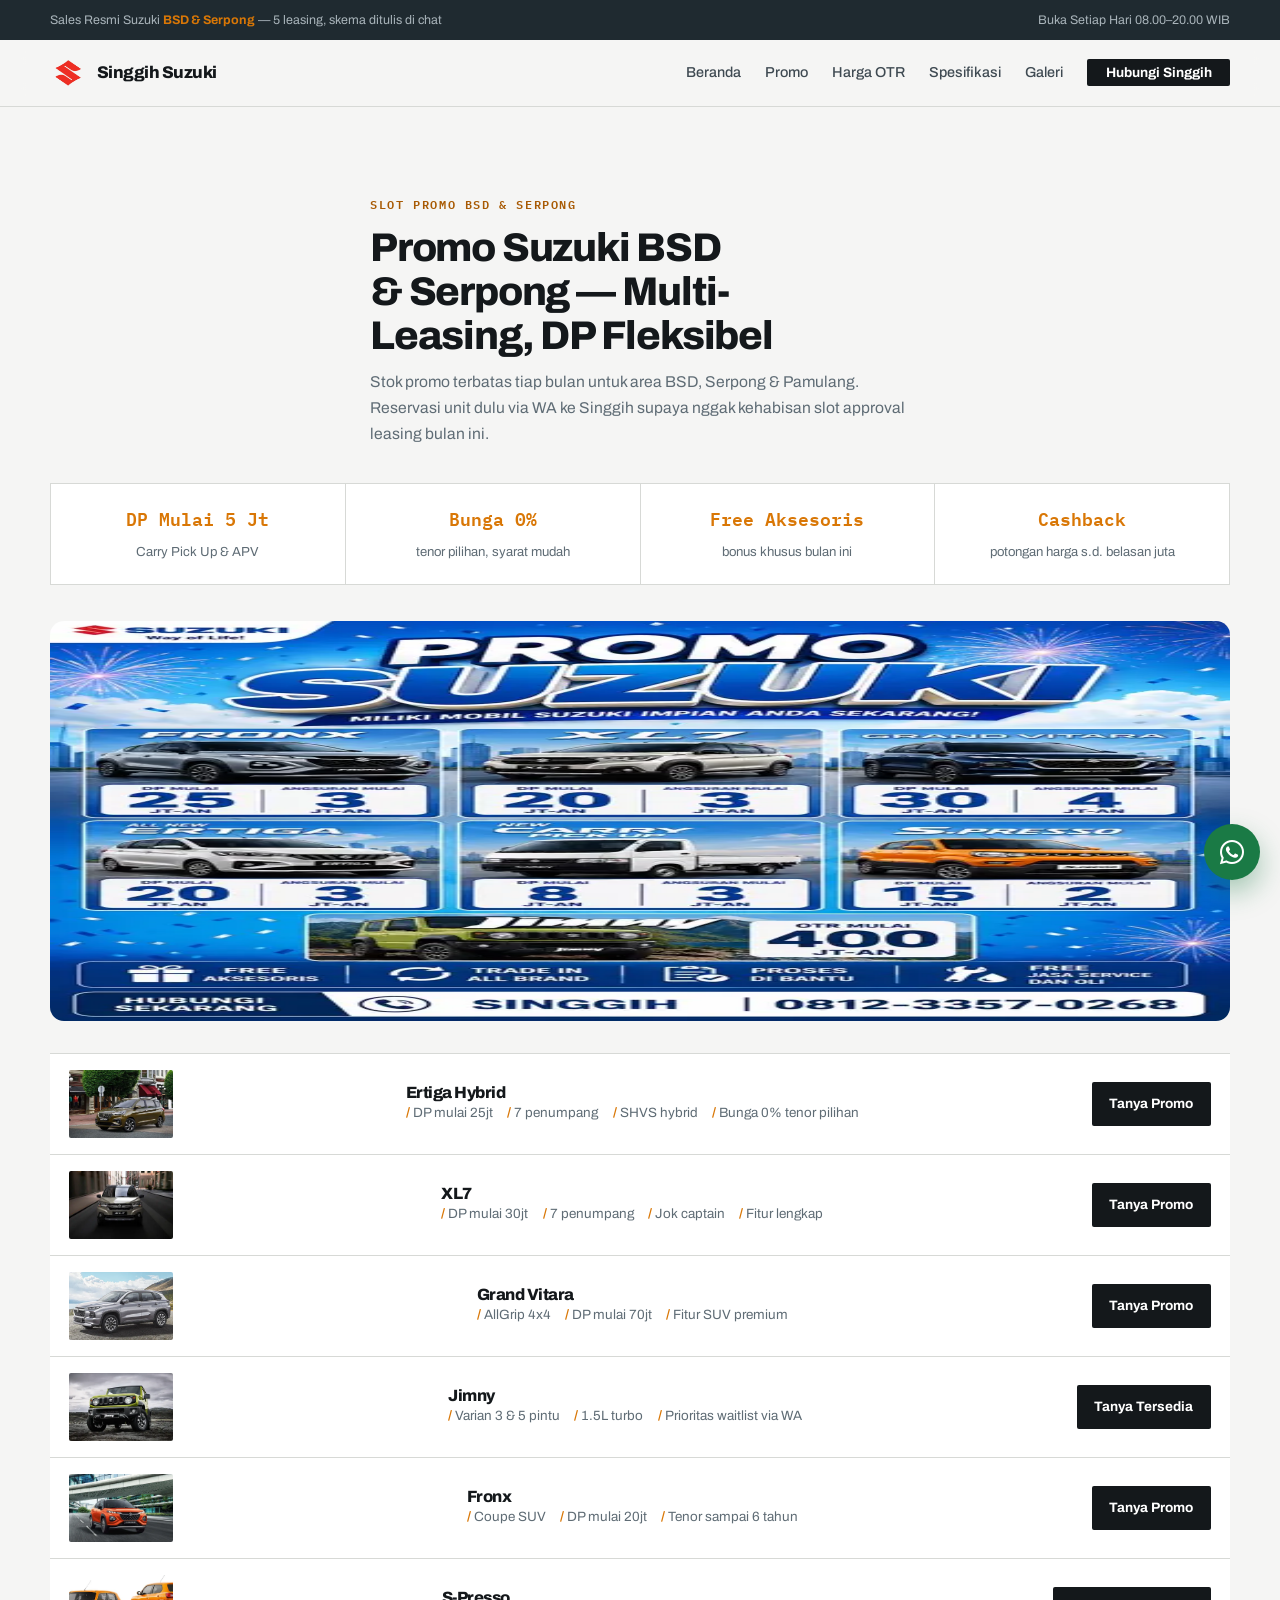
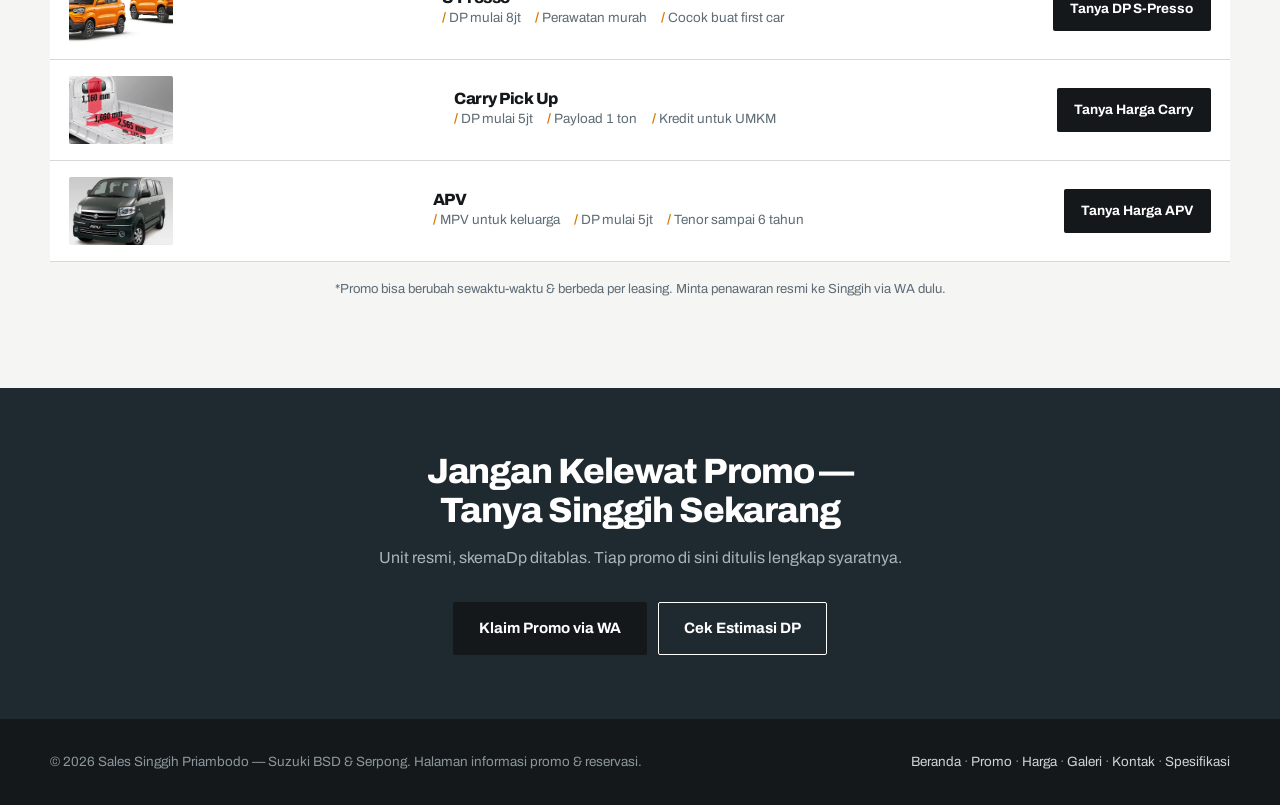
<file: promo/index.html>
<!DOCTYPE html>
<html lang="id">
<head><!-- Google Tag Manager -->
<script>(function(w,d,s,l,i){w[l]=w[l]||[];w[l].push({'gtm.start': new Date().getTime(),event:'gtm.js'});var f=d.getElementsByTagName(s)[0],j=d.createElement(s),dl=l!='dataLayer'?'&l='+l:'';j.async=true;j.src='https://www.googletagmanager.com/gtm.js?id='+i+dl;f.parentNode.insertBefore(j,f);})(window,document,'script','dataLayer','GTM-NQ98NHSP');</script>
<!-- End Google Tag Manager -->
<!--GTM_HEAD_MARKER-->


    <meta charset="UTF-8" />
    <meta name="viewport" content="width=device-width, initial-scale=1.0, viewport-fit=cover"/>
    <meta name="theme-color" content="#08251d">
    <meta name="mobile-web-app-capable" content="yes">
    <meta name="apple-mobile-web-app-capable" content="yes">
    <meta name="apple-mobile-web-app-status-bar-style" content="default">

    <title>Promo Suzuki BSD &amp; Serpong 2026 - DP Ringan | Singgih</title>
    <meta name="description" content="Promo Suzuki BSD &amp; Serpong 2026: DP ringan 5jt, bunga 0%, cashback aksesoris. Salesman terpercaya Singgih 0812-3357-0268." />

    <meta property="og:title" content="Promo Suzuki BSD &amp; Serpong 2026 - Singgih Priambodo" />
    <meta property="og:description" content="Promo Suzuki BSD &amp; Serpong terbaru: DP ringan, bunga 0%, cashback. Tanya Singgih Priambodo, WA 0812-3357-0268." />
    <meta property="og:image" content="https://showroommobilsuzukigadingserpong.com/assets/img/singgih-suzukibsd.webp" />
    <meta property="og:url" content="https://showroommobilsuzukigadingserpong.com/promo/" />
    <meta property="og:type" content="website" />
    <meta name="twitter:card" content="summary_large_image" />
    <meta name="twitter:title" content="Promo Suzuki BSD &amp; Serpong 2026 - Singgih Priambodo" />
    <meta name="twitter:description" content="Promo Suzuki BSD &amp; Serpong terbaru: DP ringan, bunga 0%, cashback. Tanya Singgih Priambodo, WA 0812-3357-0268." />
    <meta name="twitter:image" content="https://showroommobilsuzukigadingserpong.com/assets/img/singgih-suzukibsd.webp" />

    <meta name="keywords" content="suzuki gading serpong, suzuki bsd, dp ringan suzuki, harga otr suzuki, promo suzuki 2026, suzuki carry pick up, suzuki jimny, suzuki fronx, suzuki ertiga hybrid, suzuki grand vitara, suzuki xl7, singgih priambodo, sales suzuki gading serpong, simulasi kredit suzuki, test drive suzuki, uang muka mobil" />

    <meta name="geo.region" content="ID-BT" />
    <meta name="geo.placename" content="BSD City, Tangerang Selatan, Banten" />
    <meta name="geo.position" content="-6.2489;106.6234" />
    <meta name="ICBM" content="-6.2489, 106.6234" />

    <link rel="canonical" href="https://showroommobilsuzukigadingserpong.com/promo/" />
    <meta name="robots" content="index, follow" />

    <link rel="icon" href="/assets/img/favicon.png" type="image/png">
    <link rel="apple-touch-icon" href="/assets/img/favicon.png">
    <link rel="shortcut icon" href="/assets/img/favicon.png" type="image/png">
    <link rel="icon" href="/assets/img/favicon.ico">

    <link rel="preconnect" href="https://fonts.googleapis.com">
    <link rel="preconnect" href="https://fonts.gstatic.com" crossorigin>
    <link href="https://fonts.googleapis.com/css2?family=Archivo:wght@400;500;600;700;800;900&family=IBM+Plex+Mono:wght@400;500;600&display=swap" rel="stylesheet" media="print" onload="this.media='all'">
    <noscript><link href="https://fonts.googleapis.com/css2?family=Archivo:wght@400;500;600;700;800;900&family=IBM+Plex+Mono:wght@400;500;600&display=swap" rel="stylesheet"></noscript>
    <link href="https://fonts.googleapis.com/css2?family=Outfit:wght@400;500;600;700;800&display=swap" rel="stylesheet">
    <link href='https://unpkg.com/boxicons@2.1.4/css/boxicons.min.css' rel='stylesheet'>
    <link rel="stylesheet" href="/assets/css/style.css">
    <link rel="stylesheet" href="/assets/css/app-mobile.css">
    <script type="application/ld+json">
    {
        "@context": "https://schema.org",
        "@type": "BreadcrumbList",
        "itemListElement": [
            { "@type": "ListItem", "position": 1, "name": "Beranda", "item": "https://showroommobilsuzukigadingserpong.com/" },
            { "@type": "ListItem", "position": 2, "name": "Promo", "item": "https://showroommobilsuzukigadingserpong.com/promo/" }
        ]
    }
    </script>
</head>
<body><!--GTM_NOSCRIPT_MARKER-->
<noscript><iframe src="https://www.googletagmanager.com/ns.html?id=GTM-NQ98NHSP"
  height="0" width="0" style="display:none;visibility:hidden"></iframe></noscript>


    <div class="sg-topbar">
        <div class="sg-wrap">
            <span>Sales Resmi Suzuki <b>BSD &amp; Serpong</b> &mdash; 5 leasing, skema ditulis di chat</span>
            <span>Buka Setiap Hari 08.00&ndash;20.00 WIB</span>
        </div>
    </div>

    <nav class="sg-nav">
        <div class="sg-wrap">
            <a href="/" class="sg-brand"><img width="30" height="30" loading="eager" src="/assets/img/logosuzuki.webp" alt="Logo Suzuki resmi" /> Singgih Suzuki</a>
            <button class="sg-burger" aria-label="Menu" onclick="document.getElementById('sgMenu').classList.toggle('sg-open')">&#9776;</button>
            <ul class="sg-menu" id="sgMenu">
                <li><a href="/">Beranda</a></li>
                <li><a href="/promo/" aria-current="page">Promo</a></li>
                <li><a href="/harga/">Harga OTR</a></li>
                <li><a href="/spesifikasi/">Spesifikasi</a></li>
                <li><a href="/galeri/">Galeri</a></li>
                <li><a href="/kontak/" class="sg-cta" style="color: white">Hubungi Singgih</a></li>
            </ul>
        </div>
    </nav>

    <section class="sg-sec">
        <div class="sg-wrap">
            <div class="sg-page-head sg-reveal">
                <span class="sg-eyebrow">Slot Promo BSD & Serpong</span>
                <h1>Promo Suzuki BSD &amp; Serpong — Multi-Leasing, DP Fleksibel</h1>
                <p>Stok promo terbatas tiap bulan untuk area BSD, Serpong &amp; Pamulang. Reservasi unit dulu via WA ke Singgih supaya nggak kehabisan slot approval leasing bulan ini.</p>
            </div>

            <div class="sg-banner sg-reveal">
                <div><b>DP Mulai 5 Jt</b><span>Carry Pick Up &amp; APV</span></div>
                <div><b>Bunga 0%</b><span>tenor pilihan, syarat mudah</span></div>
                <div><b>Free Aksesoris</b><span>bonus khusus bulan ini</span></div>
                <div><b>Cashback</b><span>potongan harga s.d. belasan juta</span></div>
            </div>

            <div class="sg-reveal" style="margin: 0 0 2rem;">
                <a href="https://wa.me/6281233570268?text=hallo%20kak%20Singgih%2C%20mau%20tanya%20promo%20terbaru%20unit%20suzukinya" target="_blank" rel="noopener">
                    <img width="800" height="400" loading="lazy" src="/assets/img/promo-suzuki-singgih.webp" alt="Promo terbaru Suzuki BSD &amp; Serpong DP ringan cashback Singgih" style="width:100%;border-radius:14px;display:block;" />
                </a>
            </div>

            <div class="sg-list sg-reveal">
                <div class="sg-model-row">
                    <img width="300" height="192" loading="lazy" src="/assets/img/singgih-ertiga-bsd.webp" alt="Suzuki Ertiga Hybrid promo kredit BSD &amp; Serpong Singgih" />
                    <div><h2>Ertiga Hybrid</h2><ul><li>DP mulai 25jt</li><li>7 penumpang</li><li>SHVS hybrid</li><li>Bunga 0% tenor pilihan</li></ul></div>
                    <a href="https://wa.me/6281233570268?text=hallo%20kak%20Singgih%2C%20mau%20tanya%20untuk%20unit%20Ertiga%20Hybrid%20nya" target="_blank" rel="noopener">Tanya Promo</a>
                </div>
                <div class="sg-model-row">
                    <img width="300" height="192" loading="lazy" src="/assets/img/singgih-xl7-bsd.webp" alt="Suzuki XL7 promo BSD &amp; Serpong Singgih" />
                    <div><h2>XL7</h2><ul><li>DP mulai 30jt</li><li>7 penumpang</li><li>Jok captain</li><li>Fitur lengkap</li></ul></div>
                    <a href="https://wa.me/6281233570268?text=hallo%20kak%20Singgih%2C%20mau%20tanya%20untuk%20unit%20XL7%20nya" target="_blank" rel="noopener">Tanya Promo</a>
                </div>
                <div class="sg-model-row">
                    <img width="300" height="192" loading="lazy" src="/assets/img/singgih-grand-vitara-bsd.webp" alt="Suzuki Grand Vitara promo BSD &amp; Serpong Singgih" />
                    <div><h2>Grand Vitara</h2><ul><li>AllGrip 4x4</li><li>DP mulai 70jt</li><li>Fitur SUV premium</li></ul></div>
                    <a href="https://wa.me/6281233570268?text=hallo%20kak%20Singgih%2C%20mau%20tanya%20untuk%20unit%20Grand%20Vitara%20nya" target="_blank" rel="noopener">Tanya Promo</a>
                </div>
                <div class="sg-model-row">
                    <img loading="lazy" src="/assets/img/singgih-jimny-bsd.webp" alt="Suzuki Jimny waitlist BSD &amp; Serpong Singgih" />
                    <div><h2>Jimny</h2><ul><li>Varian 3 &amp; 5 pintu</li><li>1.5L turbo</li><li>Prioritas waitlist via WA</li></ul></div>
                    <a href="https://wa.me/6281233570268?text=hallo%20kak%20Singgih%2C%20mau%20tanya%20untuk%20unit%20Jimny%20nya" target="_blank" rel="noopener">Tanya Tersedia</a>
                </div>
                <div class="sg-model-row">
                    <img width="300" height="192" loading="lazy" src="/assets/img/singgih-fronx-bsd.webp" alt="Suzuki Fronx promo DP ringan BSD &amp; Serpong Singgih" />
                    <div><h2>Fronx</h2><ul><li>Coupe SUV</li><li>DP mulai 20jt</li><li>Tenor sampai 6 tahun</li></ul></div>
                    <a href="https://wa.me/6281233570268?text=hallo%20kak%20Singgih%2C%20mau%20tanya%20untuk%20unit%20Fronx%20nya" target="_blank" rel="noopener">Tanya Promo</a>
                </div>
                <div class="sg-model-row">
                    <img width="300" height="192" loading="lazy" src="/assets/img/singgih-s-presso-bsd.webp" alt="Suzuki S-Presso DP ringan BSD &amp; Serpong Singgih" />
                    <div><h2>S-Presso</h2><ul><li>DP mulai 8jt</li><li>Perawatan murah</li><li>Cocok buat first car</li></ul></div>
                    <a href="https://wa.me/6281233570268?text=hallo%20kak%20Singgih%2C%20mau%20tanya%20untuk%20unit%20S-Presso%20nya" target="_blank" rel="noopener">Tanya DP S-Presso</a>
                </div>
                <div class="sg-model-row">
                    <img width="300" height="192" loading="lazy" src="/assets/img/singgih-carry-pickup-bsd.webp" alt="Suzuki Carry Pick Up kredit UMKM BSD &amp; Serpong Singgih" />
                    <div><h2>Carry Pick Up</h2><ul><li>DP mulai 5jt</li><li>Payload 1 ton</li><li>Kredit untuk UMKM</li></ul></div>
                    <a href="https://wa.me/6281233570268?text=hallo%20kak%20Singgih%2C%20mau%20tanya%20untuk%20unit%20Carry%20nya" target="_blank" rel="noopener">Tanya Harga Carry</a>
                </div>
                <div class="sg-model-row">
                    <img loading="lazy" src="/assets/img/singgih-apv-bsd.webp" alt="Suzuki APV promo kredit BSD &amp; Serpong Singgih" />
                    <div><h2>APV</h2><ul><li>MPV untuk keluarga</li><li>DP mulai 5jt</li><li>Tenor sampai 6 tahun</li></ul></div>
                    <a href="https://wa.me/6281233570268?text=hallo%20kak%20Singgih%2C%20mau%20tanya%20untuk%20unit%20APV%20nya" target="_blank" rel="noopener">Tanya Harga APV</a>
                </div>
            </div>

            <p class="sg-note">*Promo bisa berubah sewaktu-waktu &amp; berbeda per leasing. Minta penawaran resmi ke Singgih via WA dulu.</p>
        </div>
    </section>

    <section class="sg-contact">
        <div class="sg-wrap">
            <h2 class="sg-reveal">Jangan Kelewat Promo — Tanya Singgih Sekarang</h2>
            <p class="sg-reveal">Unit resmi, skemaDp ditablas. Tiap promo di sini ditulis lengkap syaratnya.</p>
            <div class="sg-contact-links sg-reveal">
                <a class="sg-btn sg-btn-light" href="https://wa.me/6281233570268?text=hallo%20kak%20Singgih%2C%20mau%20tanya%20untuk%20unit%20suzukinya" target="_blank" rel="noopener">Klaim Promo via WA</a>
                <a class="sg-btn sg-btn-line" href="/harga/" style="border-color:#fff;color:#fff;">Cek Estimasi DP</a>
            </div>
        </div>
    </section>

    <footer class="sg-foot">
        <div class="sg-wrap">
            <div>&copy; 2026 Sales Singgih Priambodo &mdash; Suzuki BSD &amp; Serpong. Halaman informasi promo &amp; reservasi.</div>
            <div><a href="/">Beranda</a> &middot; <a href="/promo/">Promo</a> &middot; <a href="/harga/">Harga</a> &middot; <a href="/galeri/">Galeri</a> &middot; <a href="/kontak/">Kontak</a> &middot; <a href="/spesifikasi/">Spesifikasi</a></div>
        </div>
    </footer>

    <a class="sg-wa-float" href="https://wa.me/6281233570268?text=hallo%20kak%20Singgih%2C%20mau%20tanya%20untuk%20unit%20suzukinya" target="_blank" rel="noopener" aria-label="Chat WhatsApp Singgih">
        <i class="bx bxl-whatsapp"></i>
    </a>

    <script type="application/ld+json">
    {
        "@context": "https://schema.org",
        "@type": "AutoDealer",
        "name": "Sales Suzuki BSD & Serpong - Singgih Priambodo",
        "image": "https://showroommobilsuzukigadingserpong.com/assets/img/singgih-suzukibsd.webp",
        "url": "https://showroommobilsuzukigadingserpong.com/",
        "telephone": "+6281233570268",
        "priceRange": "Rp 130.000.000 - Rp 500.000.000",
        "address": {
            "@type": "PostalAddress",
            "addressLocality": "Tangerang",
            "addressRegion": "Banten",
            "postalCode": "15157",
            "addressCountry": "ID"
        },
        "geo": {
            "@type": "GeoCoordinates",
            "latitude": -6.2489,
            "longitude": 106.6234
        },
        "openingHours": "Mo-Su 08:00-20:00",
        "areaServed": [
            { "@type": "City", "name": "Serpong" },
            { "@type": "City", "name": "BSD City" },
            { "@type": "City", "name": "Kelapa Dua" },
            { "@type": "City", "name": "Bintaro" },
            { "@type": "City", "name": "Jakarta Selatan" },
            { "@type": "City", "name": "Bogor" }
        ]
    }
    </script>

    <script src="/assets/js/main.js"></script>
<nav class="sg-appbar" aria-label="Menu cepat">
    <a href="/"><i class="bx bxs-home"></i><span>Utama</span></a>
    <a href="/spesifikasi/"><i class="bx bx-car"></i><span>Model</span></a>
    <a class="sg-wa" href="https://wa.me/6281233570268?text=hallo%20kak%20Singgih%2C%20mau%20tanya%20untuk%20unit%20suzukinya" target="_blank" rel="noopener"><i class="bx bxl-whatsapp"></i><span>Singgih</span></a>
    <a href="/harga/"><i class="bx bx-purchase-tag-alt"></i><span>Harga</span></a>
    <a href="/galeri/"><i class="bx bxs-photo-album"></i><span>Bukti</span></a>
</nav>
<script>(function(){var p=location.pathname;document.querySelectorAll('.sg-appbar a').forEach(function(a){if(a.pathname===p)a.classList.add('sg-on')});})();</script><!--TRACK_JS_MARKER-->
<script src="/assets/js/track.js" defer></script>
</body>
</html>
</file>
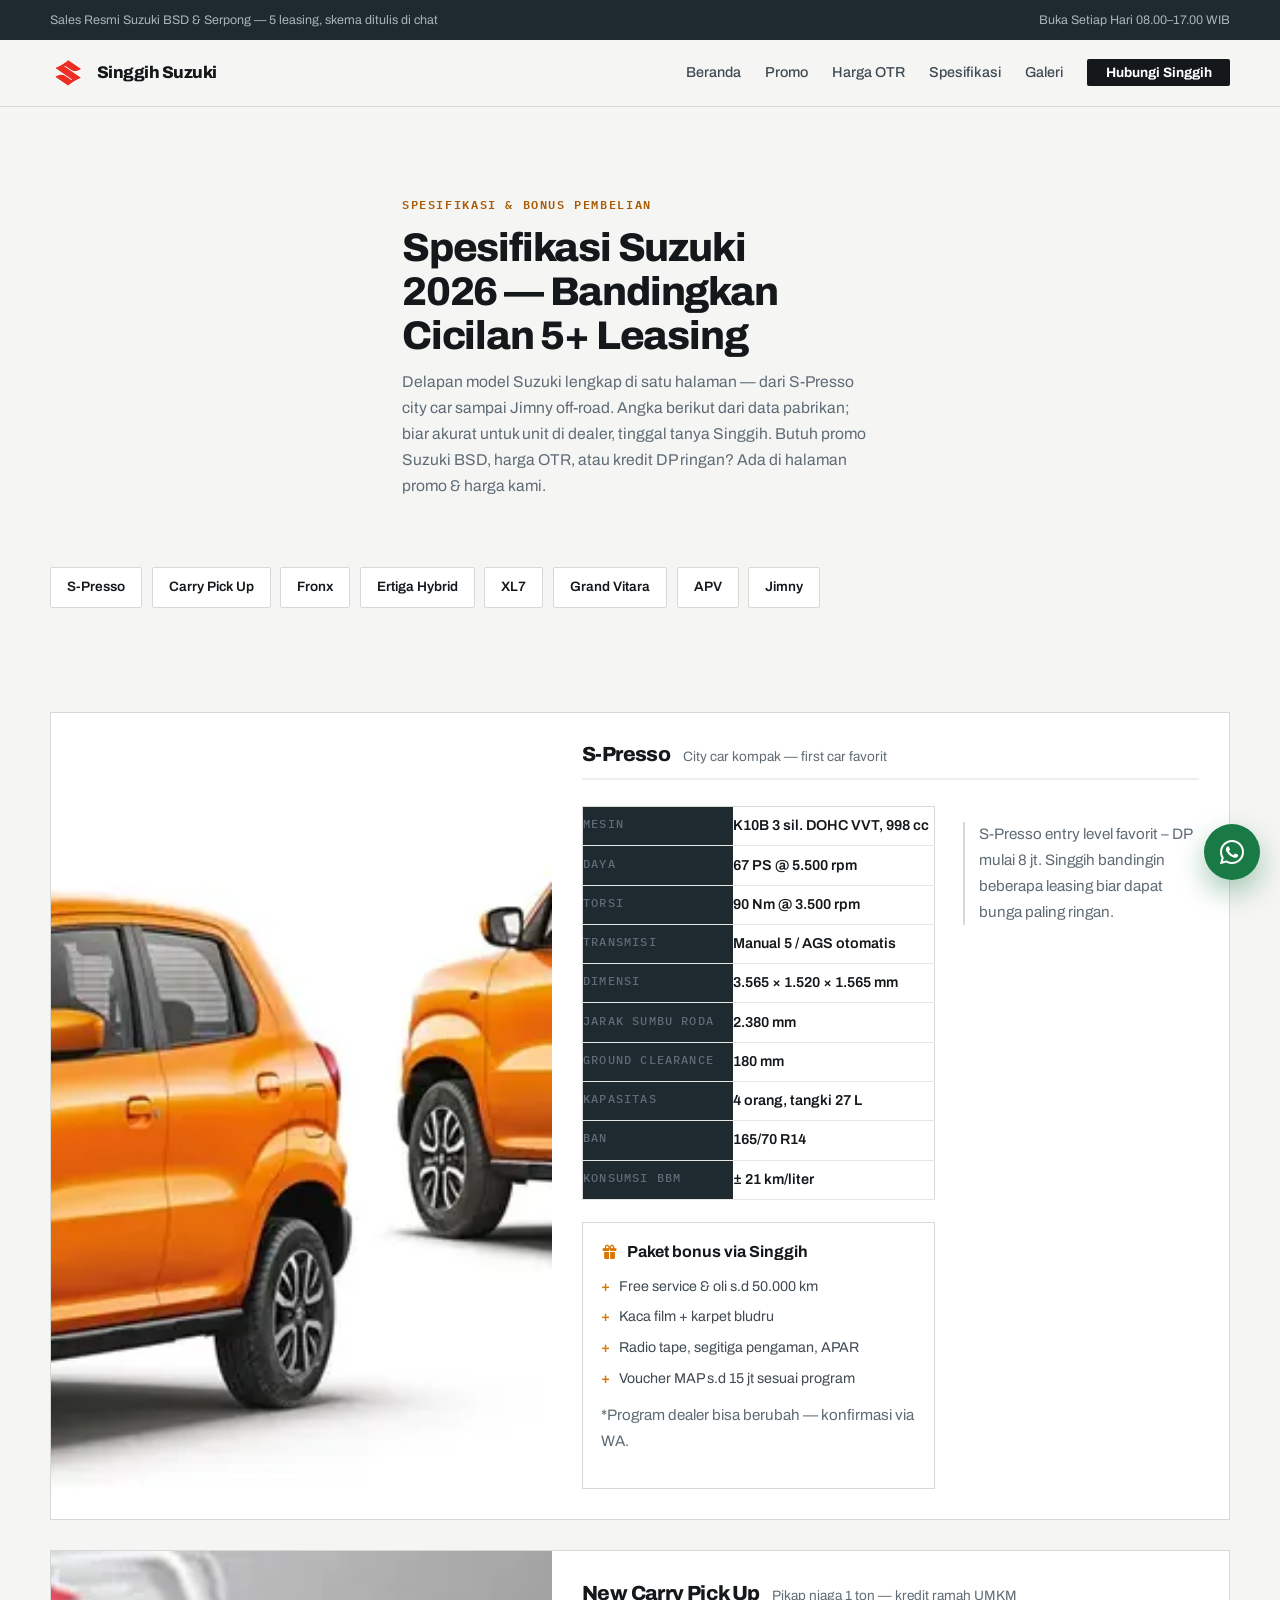
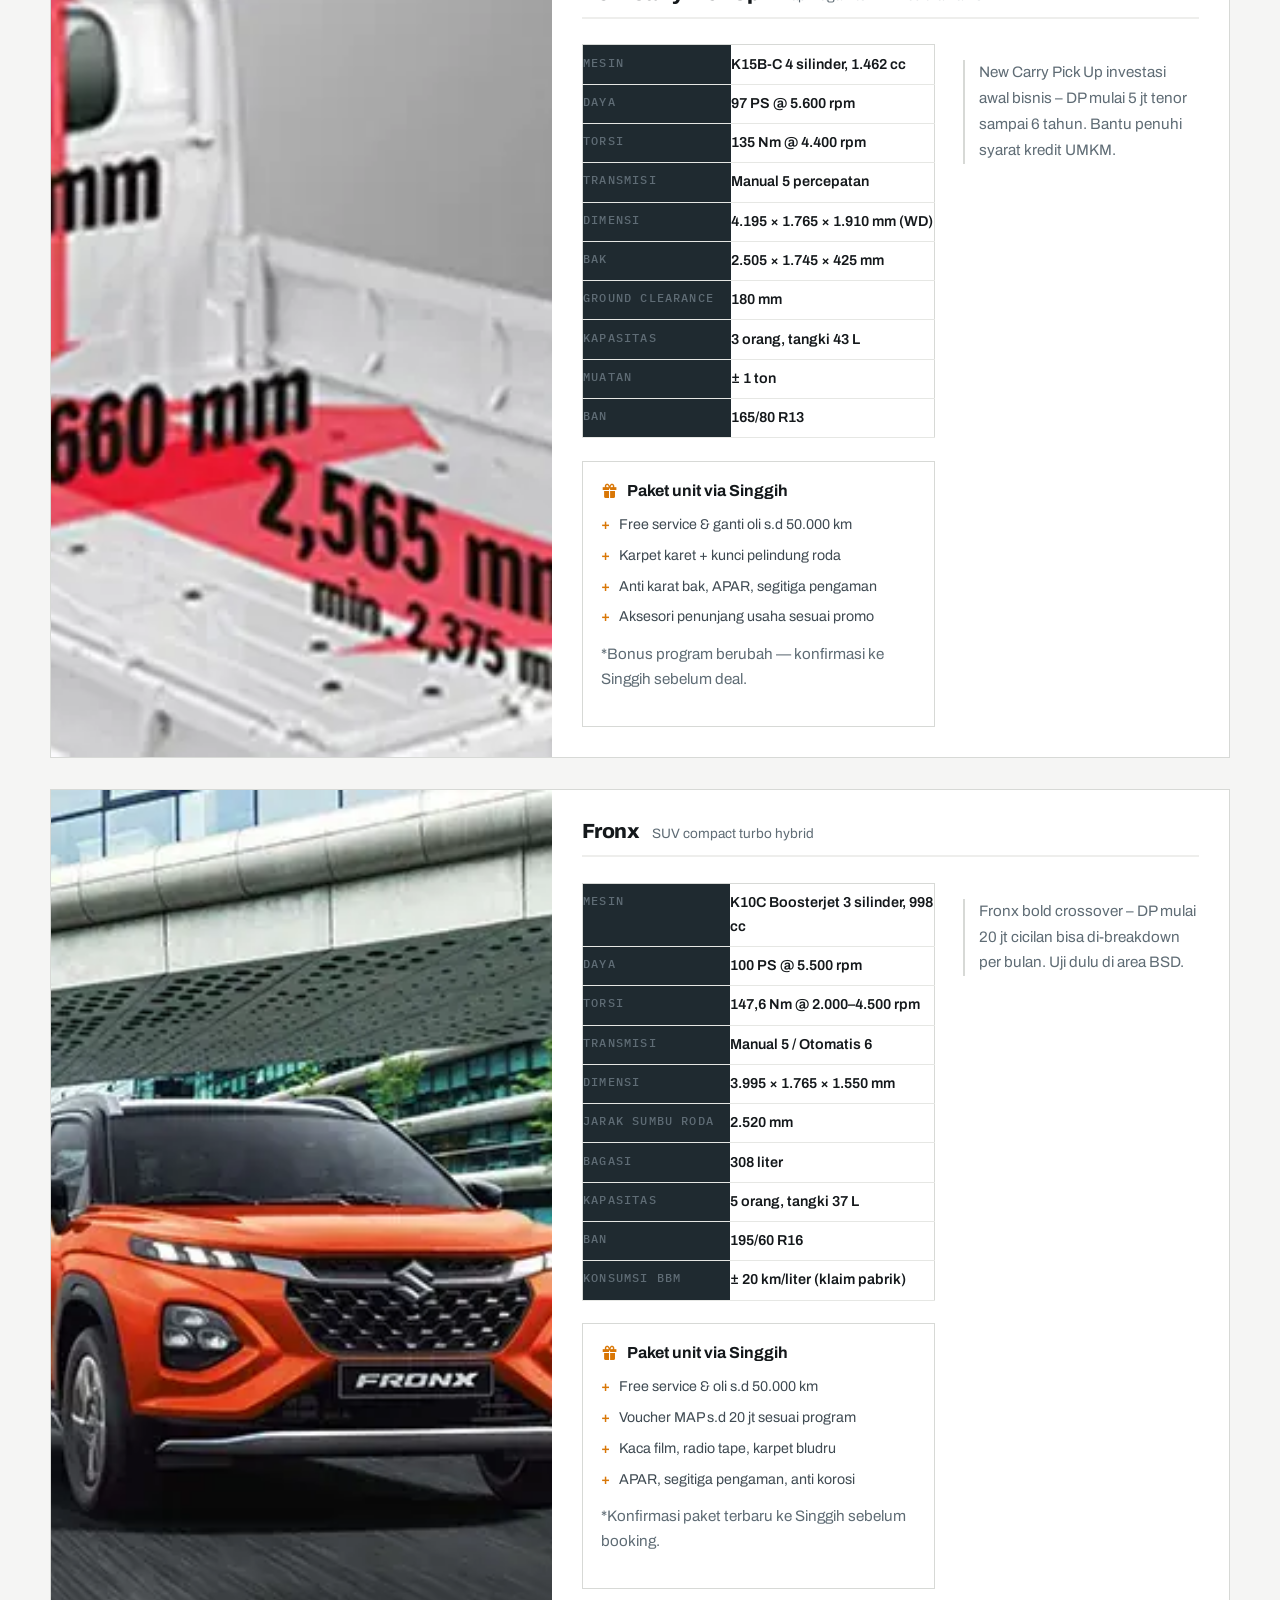
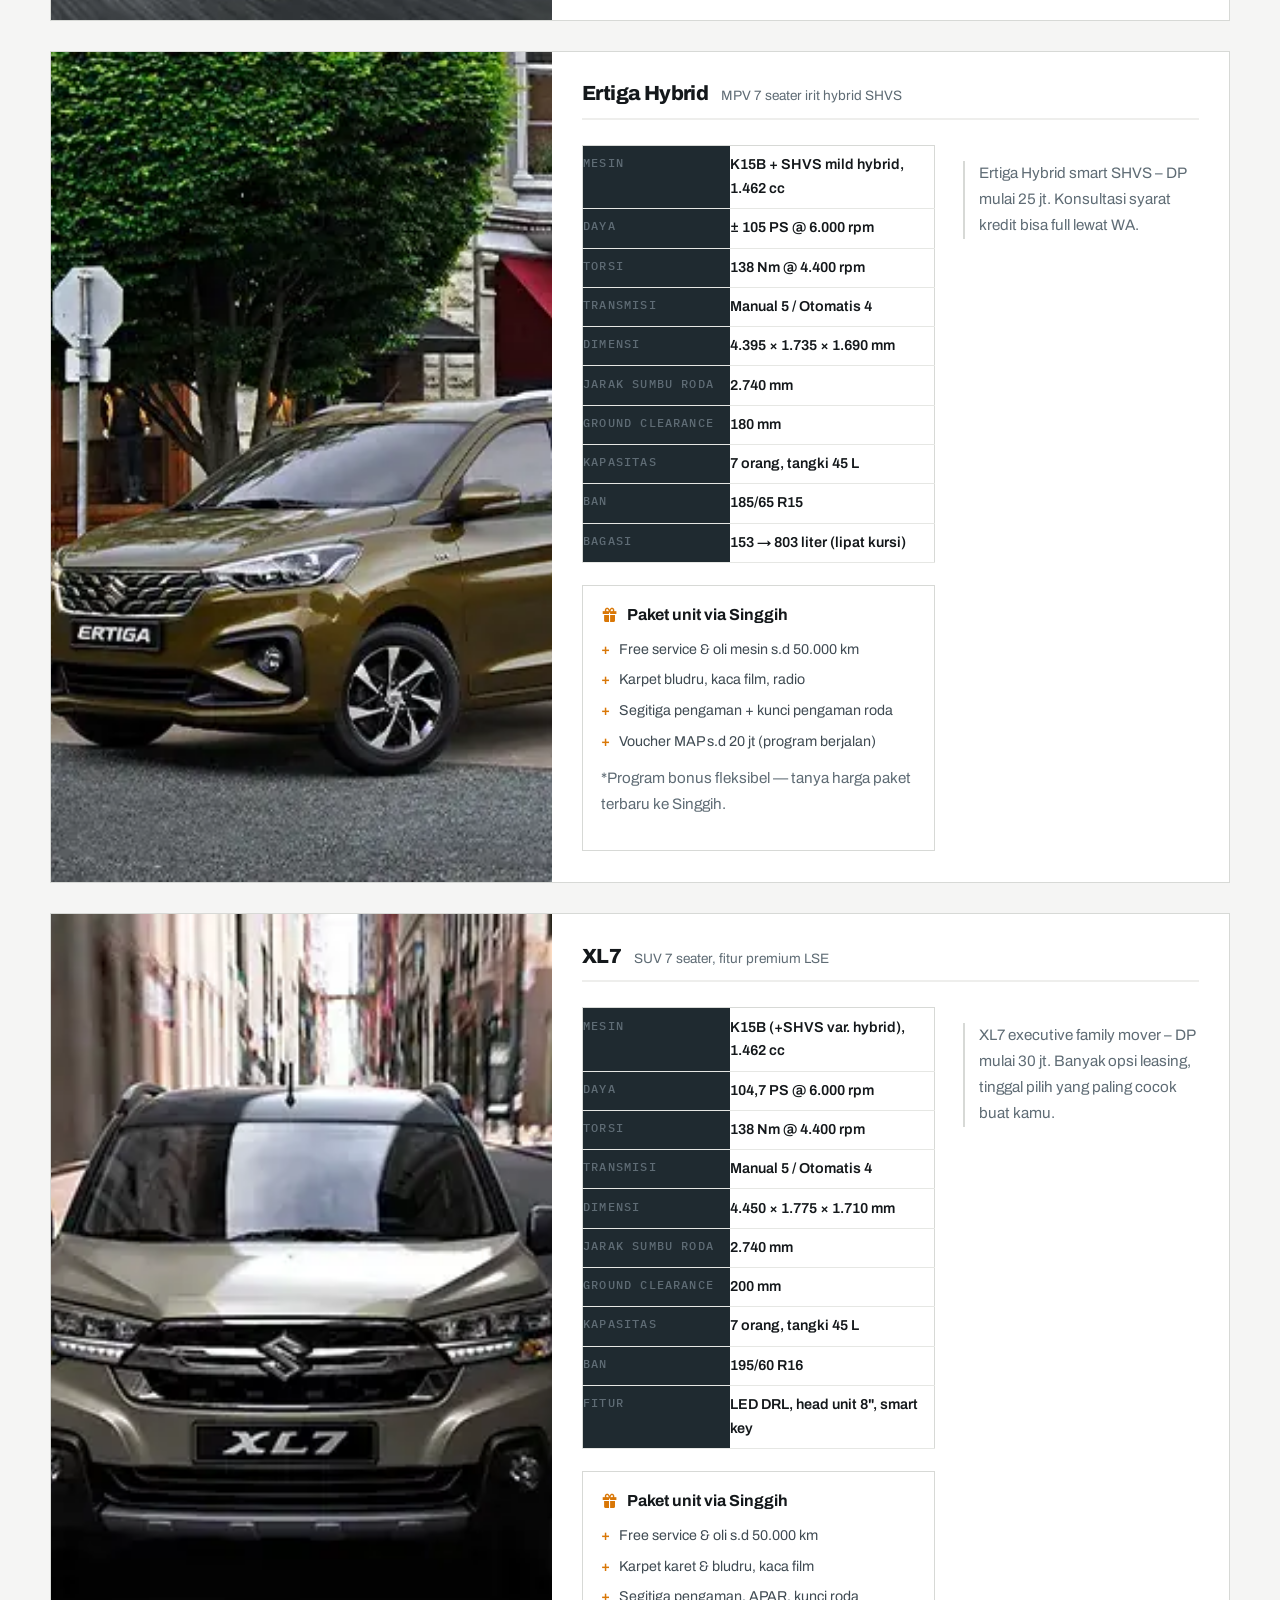
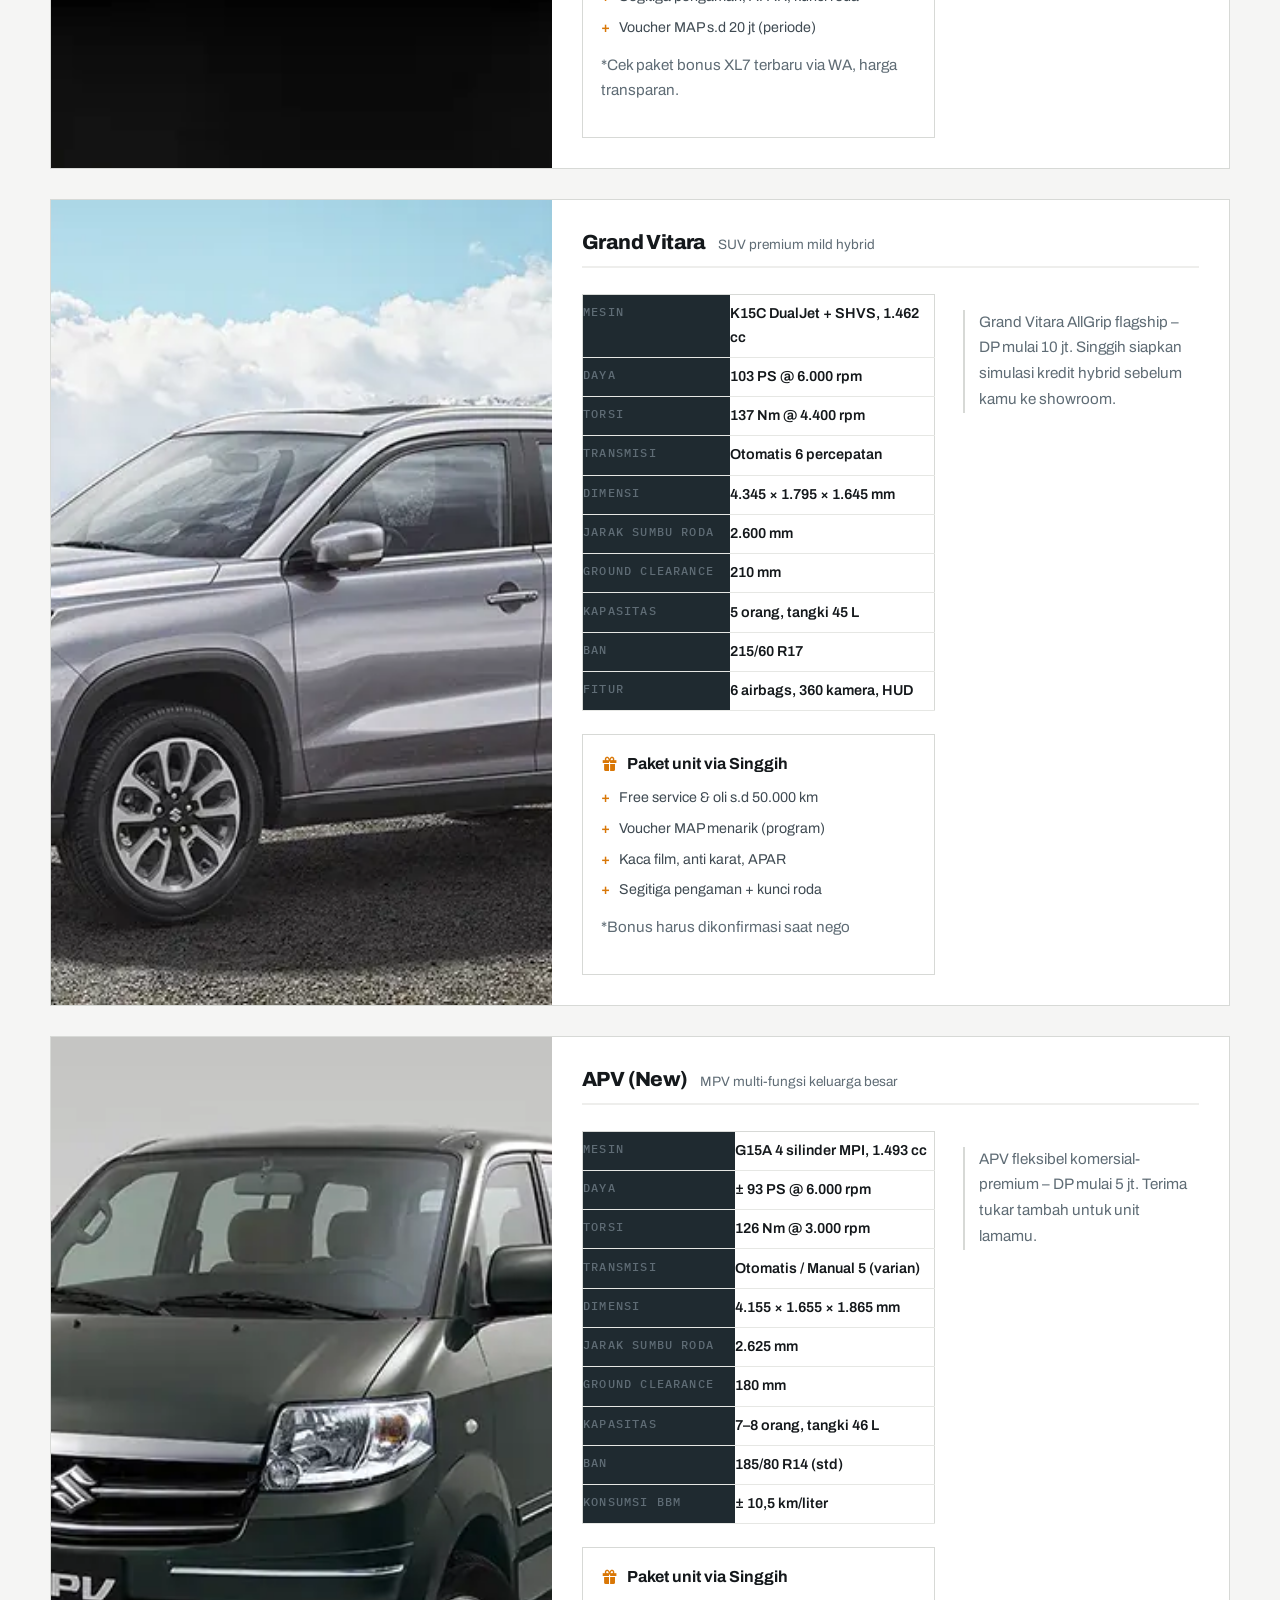
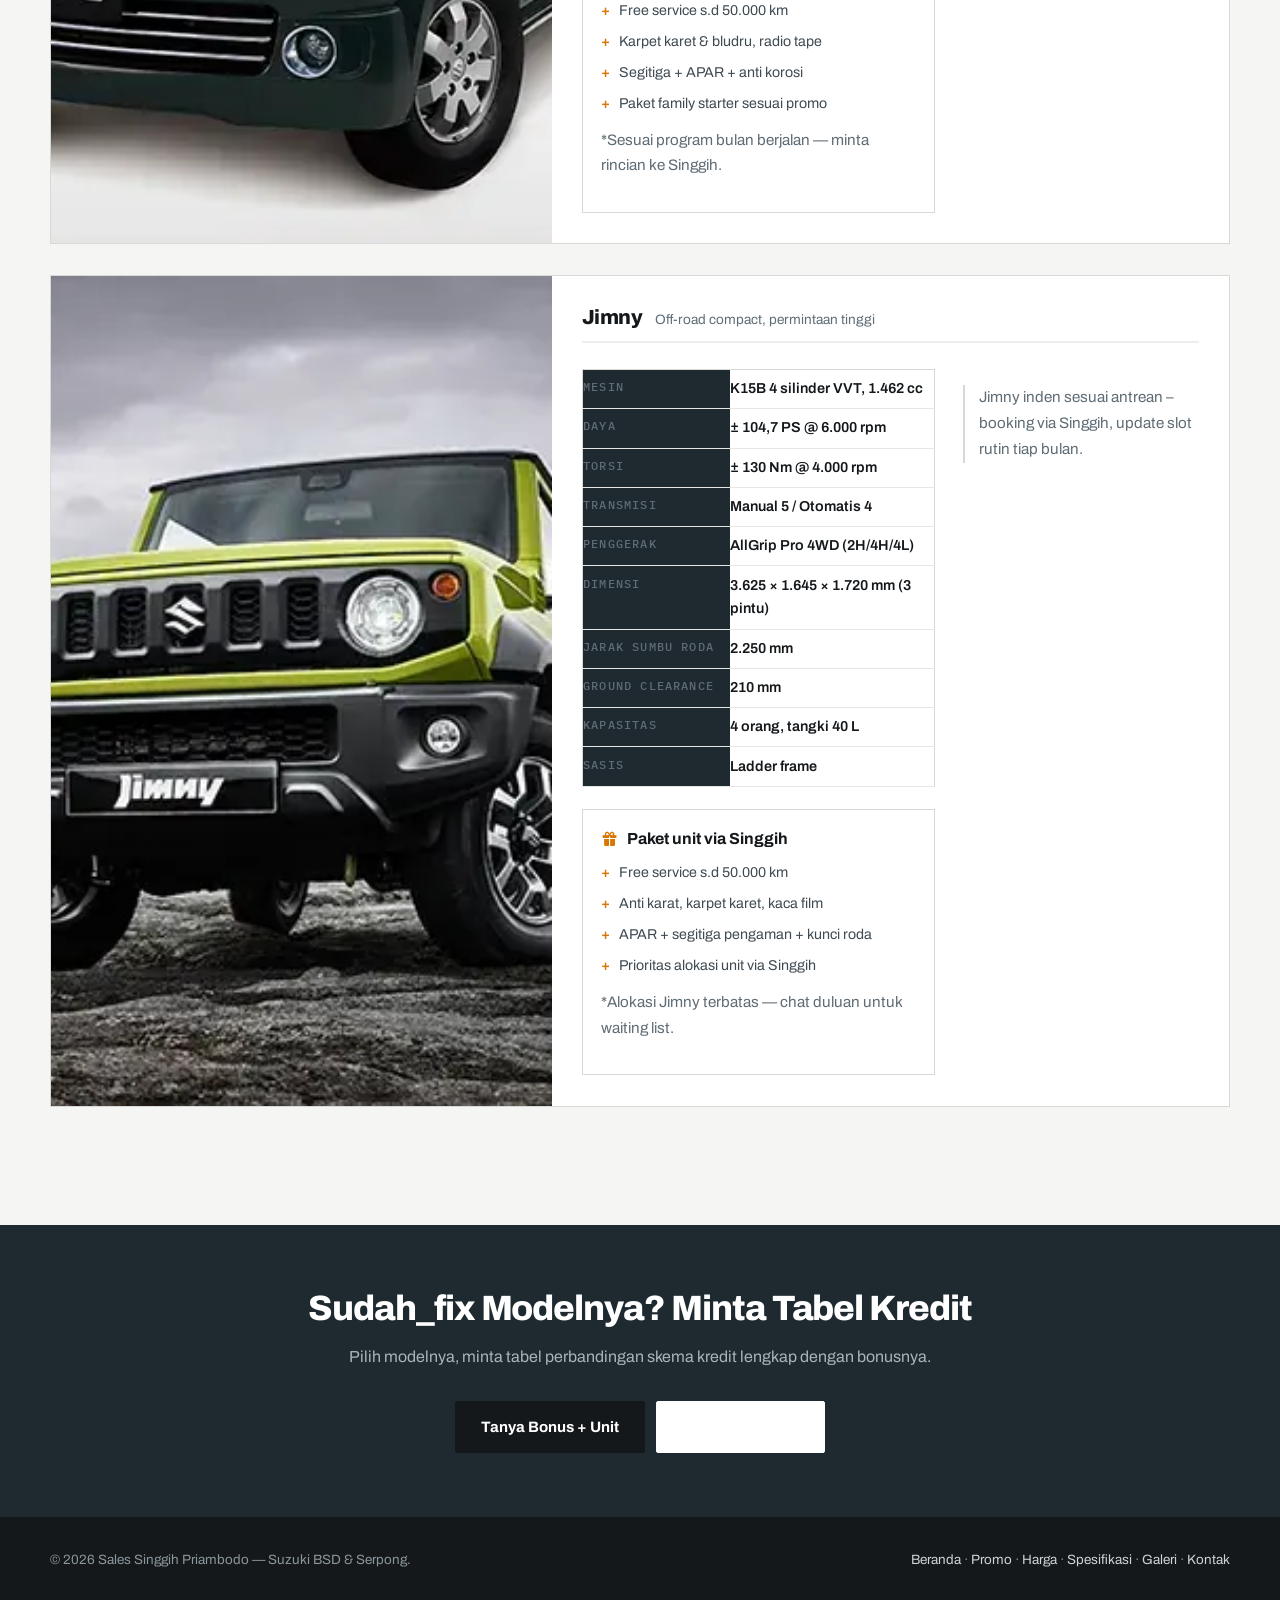
<file: spesifikasi/index.html>
<!DOCTYPE html>
<html lang="id">
<head><!-- Google Tag Manager -->
<script>(function(w,d,s,l,i){w[l]=w[l]||[];w[l].push({'gtm.start': new Date().getTime(),event:'gtm.js'});var f=d.getElementsByTagName(s)[0],j=d.createElement(s),dl=l!='dataLayer'?'&l='+l:'';j.async=true;j.src='https://www.googletagmanager.com/gtm.js?id='+i+dl;f.parentNode.insertBefore(j,f);})(window,document,'script','dataLayer','GTM-NQ98NHSP');</script>
<!-- End Google Tag Manager -->
<!--GTM_HEAD_MARKER-->


    <meta charset="UTF-8" />
    <meta name="viewport" content="width=device-width, initial-scale=1.0, viewport-fit=cover"/>
    <meta name="theme-color" content="#08251d">
    <meta name="mobile-web-app-capable" content="yes">
    <meta name="apple-mobile-web-app-capable" content="yes">
    <meta name="apple-mobile-web-app-status-bar-style" content="default">

    <title>Spesifikasi Suzuki 2026 - 8 Model BSD &amp; Serpong | Singgih</title>
    <meta name="description" content="Spesifikasi Suzuki 2026 lengkap 8 model dari salesman terpercaya Singgih: dimensi, mesin, torsi + bonus. Kredit cepat BSD. WA 0812-3357-0268." />

    <meta property="og:title" content="Spesifikasi Mobil Suzuki 2026 Lengkap - Singgih Tangerang" />
    <meta property="og:description" content="Spesifikasi teknis Suzuki 2026, bonus tiap model, promo & kredit BSD Tangerang Selatan. Konsultasi gratis. Chat Singgih 0812-3357-0268." />
    <meta property="og:image" content="https://showroommobilsuzukigadingserpong.com/assets/img/singgih-suzukibsd.webp" />
    <meta property="og:url" content="https://showroommobilsuzukigadingserpong.com/spesifikasi/" />
    <meta property="og:type" content="website" />
    <meta name="twitter:card" content="summary_large_image" />
    <meta name="twitter:title" content="Spesifikasi Mobil Suzuki 2026 Lengkap - Singgih Tangerang" />
    <meta name="twitter:description" content="Spesifikasi teknis Suzuki 2026, bonus tiap model, promo & kredit BSD Tangerang Selatan. Konsultasi gratis. Chat Singgih 0812-3357-0268." />
    <meta name="twitter:image" content="https://showroommobilsuzukigadingserpong.com/assets/img/singgih-suzukibsd.webp" />

    <meta name="keywords" content="suzuki gading serpong, spesifikasi mobil suzuki, spesifikasi suzuki 2026, spesifikasi ertiga hybrid, spesifikasi xl7, spesifikasi fronx, spesifikasi jimny, spesifikasi grand vitara, promo suzuki gading serpong, dealer suzuki gading serpong" />

    <meta name="geo.region" content="ID-BT" />
    <meta name="geo.placename" content="BSD City, Tangerang Selatan, Banten" />
    <meta name="geo.position" content="-6.2489;106.6234" />
    <meta name="ICBM" content="-6.2489, 106.6234" />

    <link rel="canonical" href="https://showroommobilsuzukigadingserpong.com/spesifikasi/" />
    <meta name="robots" content="index, follow" />

    <link rel="icon" href="/assets/img/favicon.png" type="image/png">
    <link rel="apple-touch-icon" href="/assets/img/favicon.png">
    <link rel="shortcut icon" href="/assets/img/favicon.png" type="image/png">
    <link rel="icon" href="/assets/img/favicon.ico">

    <link rel="preconnect" href="https://fonts.googleapis.com">
    <link rel="preconnect" href="https://fonts.gstatic.com" crossorigin>
    <link href="https://fonts.googleapis.com/css2?family=Archivo:wght@400;500;600;700;800;900&family=IBM+Plex+Mono:wght@400;500;600&display=swap" rel="stylesheet" media="print" onload="this.media='all'">
    <noscript><link href="https://fonts.googleapis.com/css2?family=Archivo:wght@400;500;600;700;800;900&family=IBM+Plex+Mono:wght@400;500;600&display=swap" rel="stylesheet"></noscript>
    <link href="https://fonts.googleapis.com/css2?family=Outfit:wght@400;500;600;700;800&display=swap" rel="stylesheet">
    <link href='https://unpkg.com/boxicons@2.1.4/css/boxicons.min.css' rel='stylesheet'>
    <link rel="stylesheet" href="/assets/css/style.css">

    <link rel="stylesheet" href="/assets/css/app-mobile.css">
</head>
<body><!--GTM_NOSCRIPT_MARKER-->
<noscript><iframe src="https://www.googletagmanager.com/ns.html?id=GTM-NQ98NHSP"
  height="0" width="0" style="display:none;visibility:hidden"></iframe></noscript>


    <div class="sg-topbar">
        <div class="sg-wrap">
            <span>Sales Resmi Suzuki BSD &amp; Serpong &mdash; 5 leasing, skema ditulis di chat</span>
            <span>Buka Setiap Hari 08.00&ndash;17.00 WIB</span>
        </div>
    </div>

    <nav class="sg-nav">
        <div class="sg-wrap">
            <a href="/" class="sg-brand"><img width="30" height="30" loading="eager" src="/assets/img/logosuzuki.webp" alt="Logo Suzuki resmi" /> Singgih Suzuki</a>
            <button class="sg-burger" aria-label="Menu" onclick="document.getElementById('sgMenu').classList.toggle('sg-open')">&#9776;</button>
            <ul class="sg-menu" id="sgMenu">
                <li><a href="/">Beranda</a></li>
                <li><a href="/promo/">Promo</a></li>
                <li><a href="/harga/">Harga OTR</a></li>
                <li><a href="/spesifikasi/" aria-current="page">Spesifikasi</a></li>
                <li><a href="/galeri/">Galeri</a></li>
                <li><a href="/kontak/" class="sg-cta" style="color: white">Hubungi Singgih</a></li>
            </ul>
        </div>
    </nav>

    <section class="sg-sec sg-page-head" style="padding-bottom:1rem;">
        <div class="sg-wrap sg-reveal">
            <span class="sg-eyebrow">Spesifikasi &amp; Bonus Pembelian</span>
            <h1>Spesifikasi Suzuki 2026 — Bandingkan Cicilan 5+ Leasing</h1>
            <p>Delapan model Suzuki lengkap di satu halaman &mdash; dari S-Presso city car sampai Jimny off-road. Angka berikut dari data pabrikan; biar akurat untuk unit di dealer, tinggal tanya Singgih. Butuh promo Suzuki BSD, harga OTR, atau kredit DP ringan? Ada di halaman promo &amp; harga kami.</p>
        </div>
    </section>

    <section class="sg-sec" style="padding-top:1rem;">
        <div class="sg-wrap">
            <div class="sg-reveal" style="display:flex; gap:.6rem; flex-wrap:wrap;">
                <a class="sg-chip" href="#sg-spresso">S-Presso</a>
                <a class="sg-chip" href="#sg-carry">Carry Pick Up</a>
                <a class="sg-chip" href="#sg-fronx">Fronx</a>
                <a class="sg-chip" href="#sg-ertiga">Ertiga Hybrid</a>
                <a class="sg-chip" href="#sg-xl7">XL7</a>
                <a class="sg-chip" href="#sg-gv">Grand Vitara</a>
                <a class="sg-chip" href="#sg-apv">APV</a>
                <a class="sg-chip" href="#sg-jimny">Jimny</a>
            </div>
        </div>
    </section>

    <section class="sg-sec" style="padding-top:1rem;">
        <div class="sg-wrap">

            <article class="sg-band sg-reveal" id="sg-spresso">
                <div class="sg-band-img">
                    <span class="sg-band-num">01</span>
                    <img width="300" height="192" loading="lazy" src="/assets/img/singgih-s-presso-bsd.webp" alt="Spesifikasi Suzuki S-Presso Tangerang Selatan" />
                </div>
                <div class="sg-band-main">
                    <div class="sg-band-head">
                        <h3>S-Presso</h3>
                        <small>City car kompak &mdash; first car favorit</small>
                    </div>
                    <table class="sg-tbl">
                        <tr><th>Mesin</th><td>K10B 3 sil. DOHC VVT, 998 cc</td></tr>
                        <tr><th>Daya</th><td>67 PS @ 5.500 rpm</td></tr>
                        <tr><th>Torsi</th><td>90 Nm @ 3.500 rpm</td></tr>
                        <tr><th>Transmisi</th><td>Manual 5 / AGS otomatis</td></tr>
                        <tr><th>Dimensi</th><td>3.565 &times; 1.520 &times; 1.565 mm</td></tr>
                        <tr><th>Jarak sumbu roda</th><td>2.380 mm</td></tr>
                        <tr><th>Ground clearance</th><td>180 mm</td></tr>
                        <tr><th>Kapasitas</th><td>4 orang, tangki 27 L</td></tr>
                        <tr><th>Ban</th><td>165/70 R14</td></tr>
                        <tr><th>Konsumsi BBM</th><td>&plusmn; 21 km/liter</td></tr>
                    </table>
                                        <p class="sg-seo" data-gap="spresso">S-Presso entry level favorit &ndash; DP mulai 8 jt. Singgih bandingin beberapa leasing biar dapat bunga paling ringan.</p>

                    <div class="sg-paket">
                        <div class="sg-paket-title"><i class="bx bxs-gift"></i> Paket bonus via Singgih</div>
                        <ul>
                            <li>Free service &amp; oli s.d 50.000 km</li>
                            <li>Kaca film + karpet bludru</li>
                            <li>Radio tape, segitiga pengaman, APAR</li>
                            <li>Voucher MAP s.d 15 jt sesuai program</li>
                        </ul>
                        <p class="sg-paket-note">*Program dealer bisa berubah &mdash; konfirmasi via WA.</p>
                    </div>
                </div>
            </article>

            <article class="sg-band sg-reveal" id="sg-carry">
                <div class="sg-band-img">
                    <span class="sg-band-num">02</span>
                    <img width="300" height="192" loading="lazy" src="/assets/img/singgih-carry-pickup-bsd.webp" alt="Spesifikasi New Carry Pick Up Tangerang Selatan" />
                </div>
                <div class="sg-band-main">
                    <div class="sg-band-head">
                        <h3>New Carry Pick Up</h3>
                        <small>Pikap niaga 1 ton &mdash; kredit ramah UMKM</small>
                    </div>
                    <table class="sg-tbl">
                        <tr><th>Mesin</th><td>K15B-C 4 silinder, 1.462 cc</td></tr>
                        <tr><th>Daya</th><td>97 PS @ 5.600 rpm</td></tr>
                        <tr><th>Torsi</th><td>135 Nm @ 4.400 rpm</td></tr>
                        <tr><th>Transmisi</th><td>Manual 5 percepatan</td></tr>
                        <tr><th>Dimensi</th><td>4.195 &times; 1.765 &times; 1.910 mm (WD)</td></tr>
                        <tr><th>Bak</th><td>2.505 &times; 1.745 &times; 425 mm</td></tr>
                        <tr><th>Ground clearance</th><td>180 mm</td></tr>
                        <tr><th>Kapasitas</th><td>3 orang, tangki 43 L</td></tr>
                        <tr><th>Muatan</th><td>&plusmn; 1 ton</td></tr>
                        <tr><th>Ban</th><td>165/80 R13</td></tr>
                    </table>
                                        <p class="sg-seo" data-gap="carry">New Carry Pick Up investasi awal bisnis &ndash; DP mulai 5 jt tenor sampai 6 tahun. Bantu penuhi syarat kredit UMKM.</p>

                    <div class="sg-paket">
                        <div class="sg-paket-title"><i class="bx bxs-gift"></i> Paket unit via Singgih</div>
                        <ul>
                            <li>Free service &amp; ganti oli s.d 50.000 km</li>
                            <li>Karpet karet + kunci pelindung roda</li>
                            <li>Anti karat bak, APAR, segitiga pengaman</li>
                            <li>Aksesori penunjang usaha sesuai promo</li>
                        </ul>
                        <p class="sg-paket-note">*Bonus program berubah &mdash; konfirmasi ke Singgih sebelum deal.</p>
                    </div>
                </div>
            </article>

            <article class="sg-band sg-reveal" id="sg-fronx">
                <div class="sg-band-img">
                    <span class="sg-band-num">03</span>
                    <img width="300" height="192" loading="lazy" src="/assets/img/singgih-fronx-bsd.webp" alt="Spesifikasi Suzuki Fronx Turbo Tangerang Selatan" />
                </div>
                <div class="sg-band-main">
                    <div class="sg-band-head">
                        <h3>Fronx</h3>
                        <small>SUV compact turbo hybrid</small>
                    </div>
                    <table class="sg-tbl">
                        <tr><th>Mesin</th><td>K10C Boosterjet 3 silinder, 998 cc</td></tr>
                        <tr><th>Daya</th><td>100 PS @ 5.500 rpm</td></tr>
                        <tr><th>Torsi</th><td>147,6 Nm @ 2.000&ndash;4.500 rpm</td></tr>
                        <tr><th>Transmisi</th><td>Manual 5 / Otomatis 6</td></tr>
                        <tr><th>Dimensi</th><td>3.995 &times; 1.765 &times; 1.550 mm</td></tr>
                        <tr><th>Jarak sumbu roda</th><td>2.520 mm</td></tr>
                        <tr><th>Bagasi</th><td>308 liter</td></tr>
                        <tr><th>Kapasitas</th><td>5 orang, tangki 37 L</td></tr>
                        <tr><th>Ban</th><td>195/60 R16</td></tr>
                        <tr><th>Konsumsi BBM</th><td>&plusmn; 20 km/liter (klaim pabrik)</td></tr>
                    </table>
                                        <p class="sg-seo" data-gap="fronx">Fronx bold crossover &ndash; DP mulai 20 jt cicilan bisa di-breakdown per bulan. Uji dulu di area BSD.</p>

                    <div class="sg-paket">
                        <div class="sg-paket-title"><i class="bx bxs-gift"></i> Paket unit via Singgih</div>
                        <ul>
                            <li>Free service &amp; oli s.d 50.000 km</li>
                            <li>Voucher MAP s.d 20 jt sesuai program</li>
                            <li>Kaca film, radio tape, karpet bludru</li>
                            <li>APAR, segitiga pengaman, anti korosi</li>
                        </ul>
                        <p class="sg-paket-note">*Konfirmasi paket terbaru ke Singgih sebelum booking.</p>
                    </div>
                </div>
            </article>

            <article class="sg-band sg-reveal" id="sg-ertiga">
                <div class="sg-band-img">
                    <span class="sg-band-num">04</span>
                    <img width="300" height="192" loading="lazy" src="/assets/img/singgih-ertiga-bsd.webp" alt="Spesifikasi Suzuki Ertiga Hybrid Tangerang Selatan" />
                </div>
                <div class="sg-band-main">
                    <div class="sg-band-head">
                        <h3>Ertiga Hybrid</h3>
                        <small>MPV 7 seater irit hybrid SHVS</small>
                    </div>
                    <table class="sg-tbl">
                        <tr><th>Mesin</th><td>K15B + SHVS mild hybrid, 1.462 cc</td></tr>
                        <tr><th>Daya</th><td>&plusmn; 105 PS @ 6.000 rpm</td></tr>
                        <tr><th>Torsi</th><td>138 Nm @ 4.400 rpm</td></tr>
                        <tr><th>Transmisi</th><td>Manual 5 / Otomatis 4</td></tr>
                        <tr><th>Dimensi</th><td>4.395 &times; 1.735 &times; 1.690 mm</td></tr>
                        <tr><th>Jarak sumbu roda</th><td>2.740 mm</td></tr>
                        <tr><th>Ground clearance</th><td>180 mm</td></tr>
                        <tr><th>Kapasitas</th><td>7 orang, tangki 45 L</td></tr>
                        <tr><th>Ban</th><td>185/65 R15</td></tr>
                        <tr><th>Bagasi</th><td>153 &rarr; 803 liter (lipat kursi)</td></tr>
                    </table>
                                        <p class="sg-seo" data-gap="ertiga">Ertiga Hybrid smart SHVS &ndash; DP mulai 25 jt. Konsultasi syarat kredit bisa full lewat WA.</p>

                    <div class="sg-paket">
                        <div class="sg-paket-title"><i class="bx bxs-gift"></i> Paket unit via Singgih</div>
                        <ul>
                            <li>Free service &amp; oli mesin s.d 50.000 km</li>
                            <li>Karpet bludru, kaca film, radio</li>
                            <li>Segitiga pengaman + kunci pengaman roda</li>
                            <li>Voucher MAP s.d 20 jt (program berjalan)</li>
                        </ul>
                        <p class="sg-paket-note">*Program bonus fleksibel &mdash; tanya harga paket terbaru ke Singgih.</p>
                    </div>
                </div>
            </article>

            <article class="sg-band sg-reveal" id="sg-xl7">
                <div class="sg-band-img">
                    <span class="sg-band-num">05</span>
                    <img width="300" height="192" loading="lazy" src="/assets/img/singgih-xl7-bsd.webp" alt="Spesifikasi Suzuki XL7 Tangerang Selatan" />
                </div>
                <div class="sg-band-main">
                    <div class="sg-band-head">
                        <h3>XL7</h3>
                        <small>SUV 7 seater, fitur premium LSE</small>
                    </div>
                    <table class="sg-tbl">
                        <tr><th>Mesin</th><td>K15B (+SHVS var. hybrid), 1.462 cc</td></tr>
                        <tr><th>Daya</th><td>104,7 PS @ 6.000 rpm</td></tr>
                        <tr><th>Torsi</th><td>138 Nm @ 4.400 rpm</td></tr>
                        <tr><th>Transmisi</th><td>Manual 5 / Otomatis 4</td></tr>
                        <tr><th>Dimensi</th><td>4.450 &times; 1.775 &times; 1.710 mm</td></tr>
                        <tr><th>Jarak sumbu roda</th><td>2.740 mm</td></tr>
                        <tr><th>Ground clearance</th><td>200 mm</td></tr>
                        <tr><th>Kapasitas</th><td>7 orang, tangki 45 L</td></tr>
                        <tr><th>Ban</th><td>195/60 R16</td></tr>
                        <tr><th>Fitur</th><td>LED DRL, head unit 8", smart key</td></tr>
                    </table>
                                        <p class="sg-seo" data-gap="xl7">XL7 executive family mover &ndash; DP mulai 30 jt. Banyak opsi leasing, tinggal pilih yang paling cocok buat kamu.</p>

                    <div class="sg-paket">
                        <div class="sg-paket-title"><i class="bx bxs-gift"></i> Paket unit via Singgih</div>
                        <ul>
                            <li>Free service &amp; oli s.d 50.000 km</li>
                            <li>Karpet karet &amp; bludru, kaca film</li>
                            <li>Segitiga pengaman, APAR, kunci roda</li>
                            <li>Voucher MAP s.d 20 jt (periode)</li>
                        </ul>
                        <p class="sg-paket-note">*Cek paket bonus XL7 terbaru via WA, harga transparan.</p>
                    </div>
                </div>
            </article>

            <article class="sg-band sg-reveal" id="sg-gv">
                <div class="sg-band-img">
                    <span class="sg-band-num">06</span>
                    <img width="300" height="192" loading="lazy" src="/assets/img/singgih-grand-vitara-bsd.webp" alt="Spesifikasi Suzuki Grand Vitara Tangerang Selatan" />
                </div>
                <div class="sg-band-main">
                    <div class="sg-band-head">
                        <h3>Grand Vitara</h3>
                        <small>SUV premium mild hybrid</small>
                    </div>
                    <table class="sg-tbl">
                        <tr><th>Mesin</th><td>K15C DualJet + SHVS, 1.462 cc</td></tr>
                        <tr><th>Daya</th><td>103 PS @ 6.000 rpm</td></tr>
                        <tr><th>Torsi</th><td>137 Nm @ 4.400 rpm</td></tr>
                        <tr><th>Transmisi</th><td>Otomatis 6 percepatan</td></tr>
                        <tr><th>Dimensi</th><td>4.345 &times; 1.795 &times; 1.645 mm</td></tr>
                        <tr><th>Jarak sumbu roda</th><td>2.600 mm</td></tr>
                        <tr><th>Ground clearance</th><td>210 mm</td></tr>
                        <tr><th>Kapasitas</th><td>5 orang, tangki 45 L</td></tr>
                        <tr><th>Ban</th><td>215/60 R17</td></tr>
                        <tr><th>Fitur</th><td>6 airbags, 360 kamera, HUD</td></tr>
                    </table>
                                        <p class="sg-seo" data-gap="gv">Grand Vitara AllGrip flagship &ndash; DP mulai 10 jt. Singgih siapkan simulasi kredit hybrid sebelum kamu ke showroom.</p>

                    <div class="sg-paket">
                        <div class="sg-paket-title"><i class="bx bxs-gift"></i> Paket unit via Singgih</div>
                        <ul>
                            <li>Free service &amp; oli s.d 50.000 km</li>
                            <li>Voucher MAP menarik (program)</li>
                            <li>Kaca film, anti karat, APAR</li>
                            <li>Segitiga pengaman + kunci roda</li>
                        </ul>
                        <p class="sg-paket-note">*Bonus harus dikonfirmasi saat nego</p>
                    </div>
                </div>
            </article>

            <article class="sg-band sg-reveal" id="sg-apv">
                <div class="sg-band-img">
                    <span class="sg-band-num">07</span>
                    <img loading="lazy" src="/assets/img/singgih-apv-bsd.webp" alt="Spesifikasi Suzuki APV Tangerang Selatan" />
                </div>
                <div class="sg-band-main">
                    <div class="sg-band-head">
                        <h3>APV (New)</h3>
                        <small>MPV multi-fungsi keluarga besar</small>
                    </div>
                    <table class="sg-tbl">
                        <tr><th>Mesin</th><td>G15A 4 silinder MPI, 1.493 cc</td></tr>
                        <tr><th>Daya</th><td>&plusmn; 93 PS @ 6.000 rpm</td></tr>
                        <tr><th>Torsi</th><td>126 Nm @ 3.000 rpm</td></tr>
                        <tr><th>Transmisi</th><td>Otomatis / Manual 5 (varian)</td></tr>
                        <tr><th>Dimensi</th><td>4.155 &times; 1.655 &times; 1.865 mm</td></tr>
                        <tr><th>Jarak sumbu roda</th><td>2.625 mm</td></tr>
                        <tr><th>Ground clearance</th><td>180 mm</td></tr>
                        <tr><th>Kapasitas</th><td>7&ndash;8 orang, tangki 46 L</td></tr>
                        <tr><th>Ban</th><td>185/80 R14 (std)</td></tr>
                        <tr><th>Konsumsi BBM</th><td>&plusmn; 10,5 km/liter</td></tr>
                    </table>
                                        <p class="sg-seo" data-gap="apv">APV fleksibel komersial-premium &ndash; DP mulai 5 jt. Terima tukar tambah untuk unit lamamu.</p>

                    <div class="sg-paket">
                        <div class="sg-paket-title"><i class="bx bxs-gift"></i> Paket unit via Singgih</div>
                        <ul>
                            <li>Free service s.d 50.000 km</li>
                            <li>Karpet karet &amp; bludru, radio tape</li>
                            <li>Segitiga + APAR + anti korosi</li>
                            <li>Paket family starter sesuai promo</li>
                        </ul>
                        <p class="sg-paket-note">*Sesuai program bulan berjalan &mdash; minta rincian ke Singgih.</p>
                    </div>
                </div>
            </article>

            <article class="sg-band sg-reveal" id="sg-jimny">
                <div class="sg-band-img">
                    <span class="sg-band-num">08</span>
                    <img loading="lazy" src="/assets/img/singgih-jimny-bsd.webp" alt="Spesifikasi Suzuki Jimny Tangerang Selatan" />
                </div>
                <div class="sg-band-main">
                    <div class="sg-band-head">
                        <h3>Jimny</h3>
                        <small>Off-road compact, permintaan tinggi</small>
                    </div>
                    <table class="sg-tbl">
                        <tr><th>Mesin</th><td>K15B 4 silinder VVT, 1.462 cc</td></tr>
                        <tr><th>Daya</th><td>&plusmn; 104,7 PS @ 6.000 rpm</td></tr>
                        <tr><th>Torsi</th><td>&plusmn; 130 Nm @ 4.000 rpm</td></tr>
                        <tr><th>Transmisi</th><td>Manual 5 / Otomatis 4</td></tr>
                        <tr><th>Penggerak</th><td>AllGrip Pro 4WD (2H/4H/4L)</td></tr>
                        <tr><th>Dimensi</th><td>3.625 &times; 1.645 &times; 1.720 mm (3 pintu)</td></tr>
                        <tr><th>Jarak sumbu roda</th><td>2.250 mm</td></tr>
                        <tr><th>Ground clearance</th><td>210 mm</td></tr>
                        <tr><th>Kapasitas</th><td>4 orang, tangki 40 L</td></tr>
                        <tr><th>Sasis</th><td>Ladder frame</td></tr>
                    </table>
                                        <p class="sg-seo" data-gap="jimny">Jimny inden sesuai antrean &ndash; booking via Singgih, update slot rutin tiap bulan.</p>

                    <div class="sg-paket">
                        <div class="sg-paket-title"><i class="bx bxs-gift"></i> Paket unit via Singgih</div>
                        <ul>
                            <li>Free service s.d 50.000 km</li>
                            <li>Anti karat, karpet karet, kaca film</li>
                            <li>APAR + segitiga pengaman + kunci roda</li>
                            <li>Prioritas alokasi unit via Singgih</li>
                        </ul>
                        <p class="sg-paket-note">*Alokasi Jimny terbatas &mdash; chat duluan untuk waiting list.</p>
                    </div>
                </div>
            </article>

        </div>
    </section>

    <section class="sg-contact">
        <div class="sg-wrap">
            <h2 class="sg-reveal">Sudah_fix Modelnya? Minta Tabel Kredit</h2>
            <p class="sg-reveal">Pilih modelnya, minta tabel perbandingan skema kredit lengkap dengan bonusnya.</p>
            <div class="sg-contact-links sg-reveal">
                <a class="sg-btn sg-btn-light" href="https://wa.me/6281233570268?text=hallo%20kak%20Singgih%2C%20mau%20tanya%20spesifikasi%20dan%20bonus%20unit%20suzukinya" target="_blank" rel="noopener">Tanya Bonus + Unit</a>
                <a class="sg-btn sg-btn-ghost" href="/harga/" style="border-color:#fff;color:#fff;">Cek Estimasi DP</a>
            </div>
        </div>
    </section>

    <footer class="sg-foot">
        <div class="sg-wrap">
            <div>&copy; 2026 Sales Singgih Priambodo &mdash; Suzuki BSD &amp; Serpong.</div>
            <div><a href="/">Beranda</a> &middot; <a href="/promo/">Promo</a> &middot; <a href="/harga/">Harga</a> &middot; <a href="/spesifikasi/">Spesifikasi</a> &middot; <a href="/galeri/">Galeri</a> &middot; <a href="/kontak/">Kontak</a></div>
        </div>
    </footer>

    <a class="sg-wa-float" href="https://wa.me/6281233570268?text=hallo%20kak%20Singgih%2C%20mau%20tanya%20spesifikasi%20unit%20suzuki" target="_blank" rel="noopener" aria-label="Chat WhatsApp Singgih">
        <i class="bx bxl-whatsapp"></i>
    </a>

    <script type="application/ld+json">
    {
        "@context": "https://schema.org",
        "@type": "AutoDealer",
        "name": "Sales Suzuki BSD & Serpong - Singgih Priambodo",
        "image": "https://showroommobilsuzukigadingserpong.com/assets/img/singgih-suzukibsd.webp",
        "url": "https://showroommobilsuzukigadingserpong.com/",
        "telephone": "+6281233570268",
        "address": {
            "@type": "PostalAddress",
            "streetAddress": "Jl. Boulevard Kavling CBD No. 25-26, Kelapa Dua Raya",
            "addressLocality": "Tangerang",
            "addressRegion": "Banten",
            "addressCountry": "ID"
        },
        "geo": {
            "@type": "GeoCoordinates",
            "latitude": -6.2489,
            "longitude": 106.6234
        },
        "priceRange": "Rp 130.000.000 - Rp 500.000.000",
        "openingHours": "Mo-Su 08:00-20:00",
        "areaServed": [
            { "@type": "City", "name": "BSD City" },
            { "@type": "City", "name": "Serpong" },
            { "@type": "City", "name": "Kelapa Dua" },
            { "@type": "City", "name": "Pamulang" },
            { "@type": "City", "name": "Bintaro" }
        ]
    }
    </script>

    <script src="/assets/js/main.js"></script>
<nav class="sg-appbar" aria-label="Menu cepat">
    <a href="/"><i class="bx bxs-home"></i><span>Utama</span></a>
    <a href="/spesifikasi/"><i class="bx bx-car"></i><span>Model</span></a>
    <a class="sg-wa" href="https://wa.me/6281233570268?text=hallo%20kak%20Singgih%2C%20mau%20tanya%20untuk%20unit%20suzukinya" target="_blank" rel="noopener"><i class="bx bxl-whatsapp"></i><span>Singgih</span></a>
    <a href="/harga/"><i class="bx bx-purchase-tag-alt"></i><span>Harga</span></a>
    <a href="/galeri/"><i class="bx bxs-photo-album"></i><span>Bukti</span></a>
</nav>
<script>(function(){var p=location.pathname;document.querySelectorAll('.sg-appbar a').forEach(function(a){if(a.pathname===p)a.classList.add('sg-on')});})();</script><!--TRACK_JS_MARKER-->
<script src="/assets/js/track.js" defer></script>
</body>
</html>
</file>
<file: assets/css/style.css>
/* ==========================================================================
   SINGGIH SUZUKI — BSD & SERPONG
   Arah desain: "credit terminal". Permukaanpaperslate, garis teknis 1px,
   angka tabular besar seperti angka di sheet spreadsheet, satu aksen
   amber untuk interaksi. Radios hampir nol — tampilan alat, bukan kartu.

   Token
   --------------------------------------------------------------------------
   Aksen amber #d97706 di atas #f5f5f4 = 4.6:1 (lolos untuk teksnormal).
   Body #3f4a52 di atas #f5f5f4 = 8.9:1.
   Mono dipakai khusus kolom angka supaya vertikal sejajar.
   ========================================================================== */

:root {
    --sg-paper: #f5f5f4;
    --sg-card: #ffffff;
    --sg-ink: #14181b;
    --sg-body: #3f4a52;
    --sg-mute: #5f6c75;
    --sg-line: #d7d9d6;
    --sg-line-2: #e6e7e4;
    --sg-tint: #eeeeec;

    --sg-accent: #d97706;
    --sg-text: #a85a04;
    --sg-accent-deep: #a85a04;
    --sg-accent-ink: #ffffff;
    --sg-slate: #1f2a30;
    --sg-wa: #1a7a45;

    --sg-r-sm: 2px;
    --sg-r-md: 4px;

    --sg-gutter: clamp(1rem, 4vw, 2rem);
    --sg-sec-y: clamp(3.25rem, 7vw, 5.5rem);

    --sg-ease: cubic-bezier(.2, .6, .25, 1);
    --sg-dur: 180ms;
    --sg-ease-reveal: cubic-bezier(.16, 1, .3, 1);
}

*, *::before, *::after { box-sizing: border-box; }

html {
    scroll-behavior: smooth;
    -webkit-text-size-adjust: 100%;
    scroll-padding-top: 88px;
}

body {
    margin: 0;
    font-family: 'Archivo', system-ui, -apple-system, 'Segoe UI', sans-serif;
    font-size: 1rem;
    line-height: 1.66;
    color: var(--sg-body);
    background: var(--sg-paper);
    -webkit-font-smoothing: antialiased;
}

h1, h2, h3, h4 {
    font-family: 'Archivo', sans-serif;
    color: var(--sg-ink);
    font-weight: 800;
    line-height: 1.1;
    letter-spacing: -.03em;
    margin: 0;
    text-wrap: balance;
}

p { margin: 0; }
img { max-width: 100%; display: block; }
ul, ol { margin: 0; padding: 0; }
table { border-collapse: collapse; width: 100%; }
a { color: inherit; text-decoration: none; }
button, input, select, textarea { font: inherit; color: inherit; }

/* Angka = data, pakai tabular + mono supaya kolom bisa dibandingkan mata */
table, .sg-stats, .sg-banner, .sg-tbl, .sg-calc-out, .sg-calc,
.sg-note, .sg-chip, .sg-model-card-body ul, .sg-model-row ul,
.sg-price-note, .sg-paket-note {
    font-variant-numeric: tabular-nums;
}

:where(a, button, select, input, summary, [tabindex]):focus-visible {
    outline: 2px solid var(--sg-accent);
    outline-offset: 2px;
    border-radius: var(--sg-r-sm);
}

.sg-wrap { width: min(100% - var(--sg-gutter) * 2, 1180px); margin-inline: auto; }

/* ---------------------------------------------------------------- topbar */
.sg-topbar {
    background: var(--sg-slate);
    color: #a9b4ba;
    font-size: .78rem;
}
.sg-topbar .sg-wrap {
    display: flex;
    justify-content: space-between;
    gap: .6rem 1.5rem;
    flex-wrap: wrap;
    padding-block: .6rem;
}
.sg-topbar b { color: var(--sg-accent); font-weight: 700; }

/* ------------------------------------------------------------------- nav */
.sg-nav {
    position: sticky;
    top: 0;
    z-index: 60;
    background: color-mix(in srgb, var(--sg-paper) 90%, transparent);
    backdrop-filter: blur(12px);
    -webkit-backdrop-filter: blur(12px);
    border-bottom: 1px solid var(--sg-line);
}
.sg-nav .sg-wrap {
    display: flex;
    align-items: center;
    justify-content: space-between;
    gap: 1rem;
    min-height: 66px;
}
.sg-brand {
    display: inline-flex;
    align-items: center;
    gap: .6rem;
    font-family: 'Archivo', sans-serif;
    font-weight: 800;
    font-size: 1.06rem;
    letter-spacing: -.03em;
    color: var(--sg-ink);
}
.sg-brand img { height: 28px; width: auto; }

.sg-menu {
    display: flex;
    align-items: center;
    gap: clamp(.85rem, 2vw, 1.5rem);
    list-style: none;
    font-size: .9rem;
    font-weight: 500;
}
.sg-menu a {
    position: relative;
    color: var(--sg-body);
    padding-block: .35rem;
    transition: color var(--sg-dur) var(--sg-ease);
}
.sg-menu a::after {
    content: '';
    position: absolute;
    left: 0; bottom: 0;
    width: 100%; height: 2px;
    background: var(--sg-accent);
    transform: scaleX(0);
    transform-origin: left;
    transition: transform var(--sg-dur) var(--sg-ease);
}
.sg-menu a:hover { color: var(--sg-ink); }
.sg-menu a:hover::after { transform: scaleX(1); }

.sg-cta {
    background: var(--sg-ink);
    color: #fff;
    padding: .6rem 1.15rem;
    border-radius: var(--sg-r-sm);
    font-weight: 700;
    font-size: .85rem;
    transition: background var(--sg-dur) var(--sg-ease);
}
.sg-cta::after { display: none; }
.sg-cta:hover { background: var(--sg-accent); }

.sg-burger {
    display: none;
    width: 44px; height: 44px;
    align-items: center; justify-content: center;
    background: none;
    border: 1px solid var(--sg-line);
    border-radius: var(--sg-r-sm);
    font-size: 1.4rem; line-height: 1;
    color: var(--sg-ink);
    cursor: pointer;
}

/* ------------------------------------------------------------------ hero */
.sg-hero { padding-block: clamp(2.5rem, 6vw, 4.5rem) clamp(2rem, 5vw, 3.5rem); }
.sg-hero .sg-wrap {
    display: grid;
    grid-template-columns: 1.02fr .98fr;
    gap: clamp(1.75rem, 4vw, 3.5rem);
    align-items: center;
}

.sg-badge {
    display: inline-flex;
    align-items: center;
    gap: .5rem;
    padding: .4rem .9rem;
    background: var(--sg-card);
    border: 1px solid var(--sg-line);
    border-left: 3px solid var(--sg-accent);
    border-radius: var(--sg-r-sm);
    font-size: .77rem;
    font-weight: 600;
    color: var(--sg-ink);
    margin-bottom: 1.3rem;
}

.sg-hero h1 { font-size: clamp(2rem, 5.4vw, 3.35rem); margin-bottom: 1.1rem; }
.sg-hero h1 span { color: var(--sg-accent); }
.sg-hero p { max-width: 54ch; font-size: 1.03rem; margin-bottom: 1.9rem; }
.sg-actions { display: flex; gap: .7rem; flex-wrap: wrap; }

/* ---------------------------------------------------------------- button */
.sg-btn {
    display: inline-flex;
    align-items: center;
    justify-content: center;
    gap: .55rem;
    min-height: 50px;
    padding: .8rem 1.55rem;
    border: 1px solid transparent;
    border-radius: var(--sg-r-sm);
    font-family: 'Archivo', sans-serif;
    font-weight: 700;
    font-size: .94rem;
    cursor: pointer;
    transition: background var(--sg-dur) var(--sg-ease),
                border-color var(--sg-dur) var(--sg-ease),
                color var(--sg-dur) var(--sg-ease);
}
.sg-btn-wa { background: var(--sg-wa); color: #fff; }
.sg-btn-wa:hover { background: #145f37; }
.sg-btn-line { border-color: var(--sg-ink); color: var(--sg-ink); background: transparent; }
.sg-btn-line:hover { background: var(--sg-ink); color: var(--sg-paper); }
.sg-btn-ghost { border-color: var(--sg-line); color: var(--sg-body); background: var(--sg-card); }
.sg-btn-ghost:hover { border-color: var(--sg-ink); color: var(--sg-ink); }
.sg-btn-light { background: var(--sg-ink); color: #fff; }
.sg-btn-light:hover { background: var(--sg-accent); }

/* ----------------------------------------------------------------- media */
.sg-hero-media { position: relative; }
.sg-hero-media > img {
    width: 100%;
    aspect-ratio: 4 / 3.1;
    object-fit: cover;
    border-radius: var(--sg-r-sm);
    border: 1px solid var(--sg-line);
}
.sg-hero-tag {
    position: absolute;
    left: -.5rem;
    bottom: 1.25rem;
    padding: .7rem 1.1rem;
    background: var(--sg-slate);
    color: #fff;
    border-radius: var(--sg-r-sm);
    box-shadow: 0 12px 28px rgba(31, 42, 48, .3);
}
.sg-hero-tag b {
    display: block;
    font-family: 'IBM Plex Mono', monospace;
    font-size: 1.15rem;
    font-weight: 600;
    color: var(--sg-accent);
    line-height: 1.2;
}
.sg-hero-tag small { font-size: .76rem; color: #a9b4ba; }

/* ---------------------------------------------------------------- stats */
.sg-stats { background: var(--sg-slate); color: #fff; }
.sg-stats .sg-wrap {
    display: grid;
    grid-template-columns: repeat(3, 1fr);
    gap: 1px;
    background: #35434b;
}
.sg-stats .sg-wrap > div { background: var(--sg-slate); padding: 1.4rem 1rem; text-align: center; }
.sg-stats b {
    display: block;
    font-family: 'IBM Plex Mono', monospace;
    font-size: clamp(1.1rem, 2.5vw, 1.45rem);
    font-weight: 600;
    color: var(--sg-accent);
    letter-spacing: -.02em;
}
.sg-stats small { font-size: .82rem; color: #a9b4ba; }

/* --------------------------------------------------------------- sections */
.sg-sec { padding-block: var(--sg-sec-y); }
.sg-sec-head { max-width: 62ch; margin-bottom: clamp(1.75rem, 4vw, 2.75rem); }
.sg-eyebrow {
    display: block;
    font-family: 'IBM Plex Mono', monospace;
    font-size: .72rem;
    font-weight: 600;
    letter-spacing: .14em;
    text-transform: uppercase;
    color: var(--sg-text);
    margin-bottom: .75rem;
}
.sg-sec-head h2 { font-size: clamp(1.5rem, 3.4vw, 2.15rem); margin-bottom: .7rem; }
.sg-sec-head p { font-size: .98rem; color: var(--sg-mute); }

/* ----------------------------------------------------------------- cards */
.sg-cards {
    display: grid;
    grid-template-columns: repeat(auto-fit, minmax(230px, 1fr));
    gap: 1px;
    background: var(--sg-line);
    border: 1px solid var(--sg-line);
}
.sg-card {
    background: var(--sg-card);
    padding: 1.45rem 1.35rem;
    transition: background var(--sg-dur) var(--sg-ease);
}
.sg-card:hover { background: var(--sg-tint); }
.sg-card i { font-style: normal; font-size: 1.25rem; line-height: 1; display: block; margin-bottom: .8rem; }
.sg-card b {
    display: block;
    font-family: 'Archivo', sans-serif;
    font-weight: 700;
    font-size: 1rem;
    color: var(--sg-ink);
    margin-bottom: .3rem;
}
.sg-card p { font-size: .89rem; color: var(--sg-mute); }

/* --------------------------------------------------------- band (2 kolom) */
.sg-band {
    display: grid;
    grid-template-columns: .85fr 1.15fr;
    gap: 0;
    background: var(--sg-card);
    border: 1px solid var(--sg-line);
}
.sg-band-img { line-height: 0; background: var(--sg-tint); }
.sg-band-img img { width: 100%; height: 100%; min-height: 280px; object-fit: cover; }
.sg-band-main { padding: 1.9rem; }
.sg-band-head { margin-bottom: .9rem; }
.sg-band-head h3 { font-size: 1.3rem; font-weight: 800; }
.sg-band-num {
    display: inline-block;
    font-family: 'IBM Plex Mono', monospace;
    font-size: .72rem;
    font-weight: 500;
    letter-spacing: .12em;
    color: var(--sg-accent);
    margin-bottom: .5rem;
}
.sg-band-main p { font-size: .95rem; margin-bottom: 1.1rem; }
.sg-band-main ul { list-style: none; display: grid; gap: .55rem; font-size: .92rem; }
.sg-band-main ul li { display: flex; gap: .6rem; }
.sg-band-main ul li::before { content: '\2192'; color: var(--sg-accent); font-weight: 700; flex: 0 0 auto; }

/* --------------------------------------------------------- paket (promo) */
.sg-paket {
    background: var(--sg-card);
    border: 1px solid var(--sg-line);
    padding: 1.35rem 1.3rem;
}
.sg-paket-title {
    display: flex;
    align-items: center;
    gap: .6rem;
    font-family: 'Archivo', sans-serif;
    font-weight: 700;
    font-size: 1rem;
    color: var(--sg-ink);
    margin-bottom: .9rem;
}
.sg-paket-title i { font-style: normal; font-size: 1.2rem; }
.sg-paket ul { list-style: none; display: flex; flex-direction: column; gap: .45rem; font-size: .89rem; }
.sg-paket ul li::before { content: '+ '; color: var(--sg-accent); font-weight: 700; }
.sg-paket-note { margin-top: .8rem; font-size: .76rem; color: var(--sg-mute); }

/* ------------------------------------------------------------ model cards */
.sg-models {
    display: grid;
    grid-template-columns: repeat(auto-fit, minmax(255px, 1fr));
    gap: 1px;
    background: var(--sg-line);
    border: 1px solid var(--sg-line);
}
.sg-model-card { background: var(--sg-card); display: flex; flex-direction: column; transition: background var(--sg-dur) var(--sg-ease); }
.sg-model-card:hover { background: var(--sg-tint); }
.sg-model-card > img { aspect-ratio: 16 / 10; object-fit: cover; width: 100%; border-bottom: 1px solid var(--sg-line); }
.sg-model-card-body { padding: 1.15rem 1.2rem 1.25rem; display: flex; flex-direction: column; gap: .7rem; flex: 1; }
.sg-model-card-body h3 { font-size: 1.1rem; font-weight: 800; }
.sg-model-card-body ul { list-style: none; display: flex; flex-wrap: wrap; gap: .3rem .85rem; font-size: .82rem; color: var(--sg-mute); }
.sg-model-card-body ul li::before { content: '/ '; color: var(--sg-accent); font-weight: 700; }
.sg-model-card-body a {
    margin-top: auto;
    display: flex;
    align-items: center;
    justify-content: center;
    min-height: 46px;
    padding: .65rem;
    border: 1px solid var(--sg-ink);
    border-radius: var(--sg-r-sm);
    color: var(--sg-ink);
    font-weight: 700;
    font-size: .87rem;
    transition: background var(--sg-dur) var(--sg-ease), color var(--sg-dur) var(--sg-ease);
}
.sg-model-card-body a:hover { background: var(--sg-ink); color: #fff; }
.sg-link-more { text-align: center; margin-top: 1.75rem; }

/* ------------------------------------------------------------ list rows */
.sg-list {
    display: flex;
    flex-direction: column;
    gap: 1px;
    background: var(--sg-line);
    border-block: 1px solid var(--sg-line);
}
.sg-model-row {
    display: flex;
    align-items: center;
    justify-content: space-between;
    gap: 1rem;
    flex-wrap: wrap;
    background: var(--sg-card);
    padding: 1rem 1.2rem;
    transition: background var(--sg-dur) var(--sg-ease);
}
.sg-model-row:hover { background: var(--sg-tint); }
.sg-model-row h2 { font-size: 1.02rem; font-weight: 800; }
.sg-model-row ul { list-style: none; display: flex; gap: .9rem; flex-wrap: wrap; font-size: .84rem; color: var(--sg-mute); }
.sg-model-row ul li::before { content: '/ '; color: var(--sg-accent); font-weight: 700; }
.sg-model-row a {
    display: inline-flex;
    align-items: center;
    min-height: 44px;
    padding: .55rem 1.1rem;
    background: var(--sg-ink);
    color: #fff;
    border-radius: var(--sg-r-sm);
    font-weight: 700;
    font-size: .85rem;
    white-space: nowrap;
    transition: background var(--sg-dur) var(--sg-ease);
}
.sg-model-row a:hover { background: var(--sg-accent); }
.sg-model-row img { width: 104px; height: 68px; object-fit: cover; border-radius: var(--sg-r-sm); flex: 0 0 auto; }
.sg-thumb { width: 52px; height: 36px; object-fit: cover; border-radius: var(--sg-r-sm); vertical-align: middle; margin-right: .5rem; }

/* ------------------------------------------------------------ price table */
.sg-price, .sg-tbl-wrap { background: var(--sg-card); }
.sg-price table, .sg-tbl {
    background: var(--sg-card);
    border: 1px solid var(--sg-line);
    font-size: .93rem;
}
.sg-price th, .sg-tbl th {
    background: var(--sg-slate);
    color: #fff;
    text-align: left;
    padding: .9rem 1.1rem;
    font-family: 'IBM Plex Mono', monospace;
    font-size: .74rem;
    font-weight: 500;
    letter-spacing: .1em;
    text-transform: uppercase;
}
.sg-price td, .sg-tbl td { padding: .85rem 1.1rem; border-bottom: 1px solid var(--sg-line-2); vertical-align: middle; }
.sg-price tbody tr:last-child td, .sg-tbl tbody tr:last-child td { border-bottom: 0; }
.sg-price tbody tr:hover td, .sg-tbl tbody tr:hover td { background: var(--sg-tint); }
.sg-price td:first-child, .sg-tbl td:first-child { color: var(--sg-ink); font-weight: 600; white-space: nowrap; }
.sg-note { margin-top: 1rem; font-size: .82rem; color: var(--sg-mute); text-align: center; }

/* ------------------------------------------------------------------ calc */
.sg-calc, .sg-quiz {
    background: var(--sg-card);
    border: 1px solid var(--sg-line);
    padding: 1.6rem 1.5rem;
    max-width: 560px;
    margin-inline: auto;
}
.sg-calc label, .sg-quiz label {
    display: block;
    font-size: .79rem;
    font-weight: 600;
    letter-spacing: .04em;
    color: var(--sg-mute);
    margin: 1rem 0 .35rem;
}
.sg-calc input, .sg-calc select, .sg-quiz select {
    width: 100%;
    padding: .8rem .9rem;
    background: var(--sg-paper);
    border: 1px solid var(--sg-line);
    border-radius: var(--sg-r-sm);
    transition: border-color var(--sg-dur) var(--sg-ease);
}
.sg-calc input:focus, .sg-calc select:focus, .sg-quiz select:focus { border-color: var(--sg-accent); }
.sg-calc .sg-btn, .sg-quiz .sg-btn { margin-top: 1.35rem; width: 100%; border: 0; }
.sg-calc-out, .sg-quiz-out {
    margin-top: 1.25rem;
    padding: 1.05rem 1.15rem;
    background: var(--sg-slate);
    color: #e6e9ea;
    border-radius: var(--sg-r-sm);
    font-size: .91rem;
    line-height: 1.85;
}
.sg-quiz-out { display: none; }
.sg-calc-out b, .sg-quiz-out b { color: var(--sg-accent); font-weight: 600; }

/* ------------------------------------------------------- banner / flyer */
.sg-banner {
    display: grid;
    grid-template-columns: repeat(auto-fit, minmax(210px, 1fr));
    gap: 1px;
    background: var(--sg-line);
    border: 1px solid var(--sg-line);
    margin-bottom: 2.25rem;
}
.sg-banner > div { background: var(--sg-card); padding: 1.25rem 1rem; text-align: center; }
.sg-banner b {
    display: block;
    font-family: 'IBM Plex Mono', monospace;
    font-size: 1.1rem;
    font-weight: 600;
    color: var(--sg-accent);
    margin-bottom: .25rem;
}
.sg-banner span { font-size: .82rem; color: var(--sg-mute); }

.sg-urgency {
    display: inline-block;
    margin-top: .9rem;
    padding: .6rem 1rem;
    background: #fff8ed;
    border: 1px solid #f3d9ab;
    border-radius: var(--sg-r-sm);
    font-size: .87rem;
    color: var(--sg-ink);
}
.sg-urgency b { color: var(--sg-text); font-weight: 700; }

/* ---------------------------------------------------------------- proof */
.sg-proof {
    display: grid;
    grid-template-columns: repeat(auto-fit, minmax(180px, 1fr));
    gap: 1px;
    background: var(--sg-line);
    border: 1px solid var(--sg-line);
}
.sg-proof img { width: 100%; aspect-ratio: 1 / 1; object-fit: cover; }

/* --------------------------------------------------------------- achieve */
.sg-achieve {
    display: grid;
    grid-template-columns: .85fr 1.15fr;
    gap: 0;
    background: var(--sg-card);
    border: 1px solid var(--sg-line);
}
.sg-achieve > img { width: 100%; height: 100%; min-height: 260px; object-fit: cover; }
.sg-achieve > div { padding: 1.9rem; }
.sg-achieve h3 { font-size: 1.3rem; font-weight: 800; margin-bottom: .7rem; }
.sg-achieve p { font-size: .95rem; margin-bottom: 1.1rem; }
.sg-achieve ul { list-style: none; display: grid; gap: .5rem; font-size: .92rem; }
.sg-achieve ul li::before { content: '\2192  '; color: var(--sg-accent); font-weight: 700; }

/* ------------------------------------------------------------- reviews */
.sg-reviews {
    display: grid;
    grid-template-columns: repeat(auto-fit, minmax(250px, 1fr));
    gap: 1px;
    background: var(--sg-line);
    border: 1px solid var(--sg-line);
}
.sg-review {
    margin: 0;
    background: var(--sg-card);
    padding: 1.35rem 1.25rem;
    display: flex;
    flex-direction: column;
    gap: .6rem;
}
.sg-rate { color: var(--sg-accent); letter-spacing: .1em; font-size: .9rem; }
.sg-review blockquote { margin: 0; font-size: .91rem; line-height: 1.75; font-style: italic; }
.sg-review figcaption b { display: block; color: var(--sg-ink); font-size: .92rem; }
.sg-review figcaption small { color: var(--sg-mute); font-size: .8rem; }

/* ------------------------------------------------------------- chips */
.sg-chips { display: flex; flex-wrap: wrap; gap: 1px; background: var(--sg-line); border: 1px solid var(--sg-line); }
.sg-chips span {
    flex: 1 1 auto;
    padding: .8rem 1rem;
    background: var(--sg-card);
    font-family: 'IBM Plex Mono', monospace;
    font-size: .84rem;
    font-weight: 500;
    color: var(--sg-ink);
    text-align: center;
}

/* --------------------------------------------------------- local / map */
.sg-local {
    display: grid;
    grid-template-columns: .95fr 1.05fr;
    gap: 1px;
    background: var(--sg-line);
    border: 1px solid var(--sg-line);
    align-items: stretch;
}
.sg-local-card { background: var(--sg-card); padding: 1.75rem; }
.sg-local-card h3 { font-size: 1.2rem; font-weight: 800; margin-bottom: 1.1rem; }
.sg-local-card p {
    display: flex;
    gap: .65rem;
    align-items: flex-start;
    font-size: .92rem;
    margin-bottom: .7rem;
}
.sg-local-card i { color: var(--sg-accent); font-size: 1.15rem; line-height: 1.4; flex: 0 0 auto; }
.sg-local-map { line-height: 0; background: var(--sg-card); }
.sg-local-map iframe { width: 100%; height: 100%; min-height: 340px; border: 0; display: block; }

/* -------------------------------------------------------------- contact */
.sg-contact { background: var(--sg-slate); color: #fff; }
.sg-contact .sg-wrap {
    max-width: 700px;
    text-align: center;
    padding-block: clamp(2.75rem, 6vw, 4rem);
}
.sg-contact h2 { color: #fff; font-size: clamp(1.5rem, 3.4vw, 2.2rem); }
.sg-contact p { color: #a9b4ba; margin: 1rem 0 1.9rem; }
.sg-contact-links { display: flex; gap: .7rem; justify-content: center; flex-wrap: wrap; }

/* --------------------------------------------------------------- footer */
.sg-foot {
    background: var(--sg-ink);
    color: #8b969c;
    padding: 2rem 0;
    font-size: .84rem;
}
.sg-foot .sg-wrap { display: flex; justify-content: space-between; gap: 1rem 1.5rem; flex-wrap: wrap; }
.sg-foot a { color: #cdd3d6; }
.sg-foot a:hover { color: #f0a44a; }

/* ------------------------------------------------------------ wa float */
.sg-wa-float {
    position: fixed;
    right: 1.25rem;
    bottom: 1.25rem;
    z-index: 70;
    width: 56px; height: 56px;
    display: grid; place-items: center;
    background: var(--sg-wa);
    color: #fff;
    border-radius: 50%;
    box-shadow: 0 12px 28px rgba(26, 122, 69, .38);
    transition: transform var(--sg-dur) var(--sg-ease);
}
.sg-wa-float:hover { transform: scale(1.06); }
.sg-wa-float .bx { font-size: 32px; line-height: 1; }

/* --------------------------------------------------------------- reveal */
.sg-reveal {
    opacity: 0;
    transform: translateY(16px);
    transition: opacity .65s var(--sg-ease-reveal), transform .65s var(--sg-ease-reveal);
}
.sg-reveal.sg-in { opacity: 1; transform: none; }

/* ----------------------------------------------------------- page heads */
.sg-page-head { max-width: 60ch; margin-inline: auto; margin-bottom: 2.25rem; }
.sg-page-head h1 { font-size: clamp(1.7rem, 4vw, 2.5rem); margin: .4rem 0 .7rem; }
.sg-page-head p { color: var(--sg-mute); font-size: .98rem; }

.sg-seo {
    margin-top: 1rem;
    padding-left: .85rem;
    border-left: 2px solid var(--sg-line);
    font-size: .87rem;
    color: var(--sg-mute);
    line-height: 1.7;
}

/* -------------------------------------------------- spesifikasi (dari inline) */
.sg-chip {
    display: inline-flex;
    align-items: center;
    padding: .5rem 1rem;
    min-height: 40px;
    background: var(--sg-card);
    border: 1px solid var(--sg-line);
    border-radius: var(--sg-r-sm);
    font-size: .85rem;
    font-weight: 600;
    color: var(--sg-ink);
    transition: border-color var(--sg-dur) var(--sg-ease), color var(--sg-dur) var(--sg-ease);
}
.sg-chip:hover { border-color: var(--sg-accent); color: var(--sg-text); }

.sg-band { margin-bottom: 1.9rem; }
.sg-band-img { position: relative; }
.sg-band-img img { position: absolute; inset: 0; }
.sg-band-num {
    position: absolute;
    top: 14px; left: 14px;
    width: 46px; height: 46px;
    display: grid; place-items: center;
    background: var(--sg-slate);
    color: var(--sg-accent);
    border-radius: var(--sg-r-sm);
    font-family: 'IBM Plex Mono', monospace;
    font-size: 1.1rem;
    font-weight: 600;
}
.sg-band-main {
    display: grid;
    grid-template-columns: 1.5fr 1fr;
    gap: 1.4rem 1.8rem;
    align-items: start;
}
.sg-band-head {
    grid-column: 1 / -1;
    display: flex;
    align-items: baseline;
    gap: .8rem;
    padding-bottom: .6rem;
    border-bottom: 2px solid var(--sg-tint);
    margin-bottom: .2rem;
}
.sg-band-head h3 { font-size: 1.28rem; font-weight: 800; }
.sg-band-head small { color: var(--sg-mute); font-size: .85rem; }

.sg-tbl { font-size: .9rem; }
.sg-tbl th { text-align: left; font-weight: 500; color: var(--sg-mute); padding: .45rem 1rem .45rem 0; white-space: nowrap; vertical-align: top; }
.sg-tbl td { padding: .45rem 0; color: var(--sg-ink); }
.sg-tbl tr { border-bottom: 1px solid var(--sg-line-2); }
.sg-tbl tr:last-child td, .sg-tbl tr:last-child th { border-bottom: 0; }
.sg-tbl td:last-child { font-weight: 600; }

.sg-paket { padding: 1rem 1.1rem; }
.sg-paket-title { margin-bottom: .55rem; }
.sg-paket-title i { color: var(--sg-accent); font-size: 1.05rem; }
.sg-paket ul li::before { content: '+ '; }

@media (max-width: 880px) {
    .sg-band { grid-template-columns: 1fr !important; }
    .sg-band-main { grid-template-columns: 1fr !important; }
}

/* ==========================================================================
   RESPONSIVE
   ========================================================================== */
@media (max-width: 980px) {
    .sg-hero .sg-wrap,
    .sg-band,
    .sg-achieve,
    .sg-local { grid-template-columns: 1fr; }
    .sg-hero-media { order: -1; }
    .sg-hero-tag { left: auto; right: .75rem; }
    .sg-local-map iframe { min-height: 300px; }
    .sg-achieve > img, .sg-band-img img { min-height: 220px; }

    .sg-menu {
        display: none;
        position: absolute;
        top: 100%; left: 0; right: 0;
        flex-direction: column;
        align-items: stretch;
        gap: 0;
        background: var(--sg-paper);
        border-bottom: 1px solid var(--sg-line);
        padding: .5rem var(--sg-gutter) 1rem;
        box-shadow: 0 20px 36px rgba(20, 24, 27, .14);
    }
    .sg-menu.sg-open { display: flex; }
    .sg-menu li { border-bottom: 1px solid var(--sg-line-2); }
    .sg-menu a { display: block; padding: .85rem 0; }
    .sg-menu a::after { display: none; }
    .sg-cta { text-align: center; margin-top: .85rem; }
    .sg-burger { display: inline-flex; }
}

@media (max-width: 760px) {
    .sg-stats .sg-wrap { grid-template-columns: 1fr; }
    .sg-actions { width: 100%; }
    .sg-actions .sg-btn { width: 100%; }
    .sg-sec-head { max-width: none; }
}

@media (max-width: 520px) {
    .sg-topbar .sg-wrap { justify-content: center; text-align: center; }
    .sg-hero-tag { position: static; margin-top: .85rem; box-shadow: none; }
}

/* ==========================================================================
   MODE APLIKASI MOBILE
   Bottom bar "tombol piano": tombol aktif terangkat 4px ke atas.
   Gestur ketiga & paling berbeda dari Kiki (pil) dan Cinta (solid).
   ========================================================================== */
.sg-appbar { display: none; }

@media (max-width: 900px) {
    body {
        padding-bottom: calc(78px + env(safe-area-inset-bottom, 0px));
        overscroll-behavior-y: none;
        -webkit-tap-highlight-color: transparent;
    }
    a, button, select, input { touch-action: manipulation; -webkit-tap-highlight-color: transparent; }
    input, select, textarea { font-size: 16px !important; }

    .sg-actions { width: 100%; }
    .sg-actions .sg-btn { display: flex !important; width: 100%; margin-bottom: 10px; }

    .sg-wa-float { display: none; }

    .sg-appbar {
        display: flex;
        position: fixed;
        left: 0; right: 0; bottom: 0;
        z-index: 90;
        background: color-mix(in srgb, var(--sg-paper) 96%, transparent);
        backdrop-filter: blur(14px);
        -webkit-backdrop-filter: blur(14px);
        border-top: 1px solid var(--sg-line);
        padding: 6px 4px calc(6px + env(safe-area-inset-bottom, 0px));
    }
    .sg-appbar a {
        flex: 1;
        display: flex;
        flex-direction: column;
        align-items: center;
        justify-content: center;
        gap: 3px;
        min-height: 54px;
        padding-block: .5rem;
        border-radius: var(--sg-r-sm);
        color: var(--sg-mute);
        font-size: .63rem;
        font-weight: 600;
        transition: transform .18s cubic-bezier(.2, .7, .3, 1),
                    background .18s ease,
                    color .18s ease;
    }
    .sg-appbar a i.bx { font-size: 1.3rem; line-height: 1; }

    /* tombol aktif terangkat — seperti tuts piano */
    .sg-appbar a:active { transform: translateY(-4px); background: var(--sg-tint); color: var(--sg-ink); }
    .sg-appbar a.sg-on {
        transform: translateY(-4px);
        background: var(--sg-ink);
        color: #fff;
    }

    .sg-appbar a.sg-wa {
        background: var(--sg-accent);
        color: #fff;
        transform: none;
    }
    .sg-appbar a.sg-wa:active { transform: translateY(-2px); background: var(--sg-accent-deep); color: #fff; }
    .sg-appbar a.sg-wa span { color: #fff; }
}

@media (prefers-reduced-motion: reduce) {
    .sg-appbar a { transition: none; }
    .sg-appbar a:active, .sg-appbar a.sg-on { transform: none; }
}

/* ==========================================================================
   A11Y
   ========================================================================== */
@media (prefers-reduced-motion: reduce) {
    html { scroll-behavior: auto; }
    *, *::before, *::after {
        animation-duration: .001ms !important;
        animation-iteration-count: 1 !important;
        transition-duration: .001ms !important;
    }
    .sg-reveal { opacity: 1; transform: none; }
    .sg-wa-float:hover { transform: none; }
}

@media print {
    .sg-nav, .sg-appbar, .sg-wa-float, .sg-topbar { display: none !important; }
    body { background: #fff; color: #000; }
}
</file>
<file: assets/css/app-mobile.css>
/* ============================================================
   SINGGIH SUZUKI — BSD & SERPONG
   MODE APLIKASI MOBILE
   Karakter: BOTTOM BAR "TOMBOL PIANO" — tombol aktif terangkat
   4px ke atas seperti tuts piano yang sedang ditekan. Gestur
   mobile ketiga: Kiki pakai pil melayang, Salsa bottom bar solid,
   Singgih memakai tombol terangkat.
   Semua aturan terkunci di dalam media query; di desktop file ini
   tidak berefek apa pun.
   ============================================================ */

.sg-appbar { display: none; }

@media (max-width: 900px) {

    /* --- dasar rasa aplikasi --- */
    html { -webkit-text-size-adjust: 100%; }
    body {
        padding-bottom: calc(78px + env(safe-area-inset-bottom, 0px));
        overscroll-behavior-y: none;
        -webkit-tap-highlight-color: transparent;
    }

    a, button, select, input, .sg-burger {
        touch-action: manipulation;
        -webkit-tap-highlight-color: transparent;
    }

    /* cegah iOS auto-zoom saat fokus form */
    input, select, textarea { font-size: 16px !important; }

    /* CTA hero jadi blok penuh */
    .sg-actions { width: 100%; }
    .sg-actions .sg-btn {
        display: flex !important;
        width: 100%;
        margin-bottom: 10px;
    }

    /* float WA lama digantikan slot WA di bottom bar */
    .sg-wa-float { display: none; }

    /* --- bottom bar tombol piano --- */
    .sg-appbar {
        display: flex;
        position: fixed;
        left: 0;
        right: 0;
        bottom: 0;
        z-index: 90;
        background: color-mix(in srgb, var(--sg-paper) 96%, transparent);
        backdrop-filter: blur(14px);
        -webkit-backdrop-filter: blur(14px);
        border-top: 1px solid var(--sg-line);
        padding: 6px 4px calc(6px + env(safe-area-inset-bottom, 0px));
    }

    .sg-appbar a {
        flex: 1;
        display: flex;
        flex-direction: column;
        align-items: center;
        justify-content: center;
        gap: 3px;
        min-height: 54px;
        padding-block: .5rem;
        text-decoration: none;
        border-radius: var(--sg-r-sm);
        color: var(--sg-mute);
        font-size: .63rem;
        font-weight: 600;
        transition: transform .18s cubic-bezier(.2, .7, .3, 1),
                    background .18s ease,
                    color .18s ease;
    }
    .sg-appbar a i.bx { font-size: 1.3rem; line-height: 1; }

    /* tombol terangkat saat ditekan */
    .sg-appbar a:active {
        transform: translateY(-4px);
        background: var(--sg-tint);
        color: var(--sg-ink);
    }

    /* state aktif = tombol yang tertahan tertekan */
    .sg-appbar a.sg-on {
        transform: translateY(-4px);
        background: var(--sg-ink);
        color: #fff;
    }

    /* slot WA: amber, tidak ikut terangkat supaya beda affordance */
    .sg-appbar a.sg-wa {
        background: var(--sg-accent-deep);
        color: #fff;
        transform: none;
    }
    .sg-appbar a.sg-wa:active {
        transform: translateY(-2px);
        background: #8f4d03;
        color: #fff;
    }
    .sg-appbar a.sg-wa span { color: #fff; }
}

@media (prefers-reduced-motion: reduce) {
    .sg-appbar a { transition: none; }
    .sg-appbar a:active,
    .sg-appbar a.sg-on { transform: none; }
}
</file>
